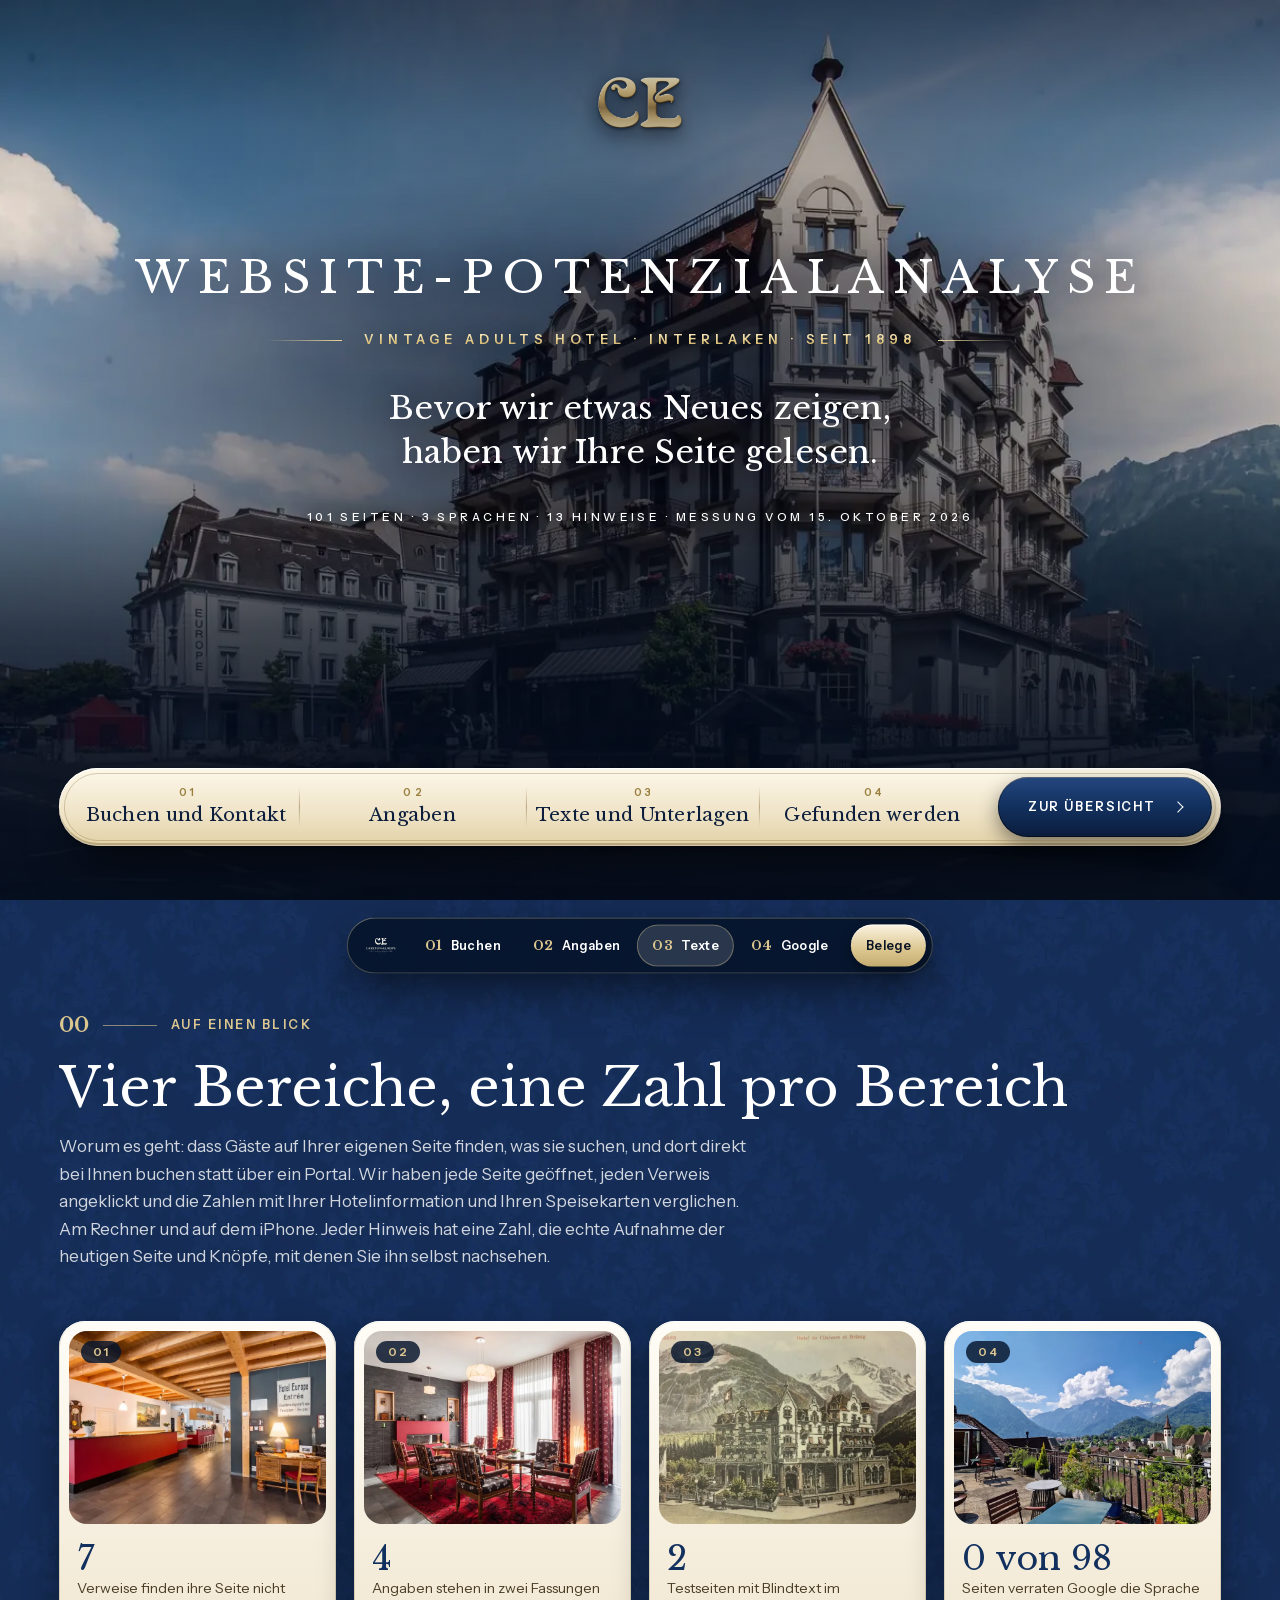
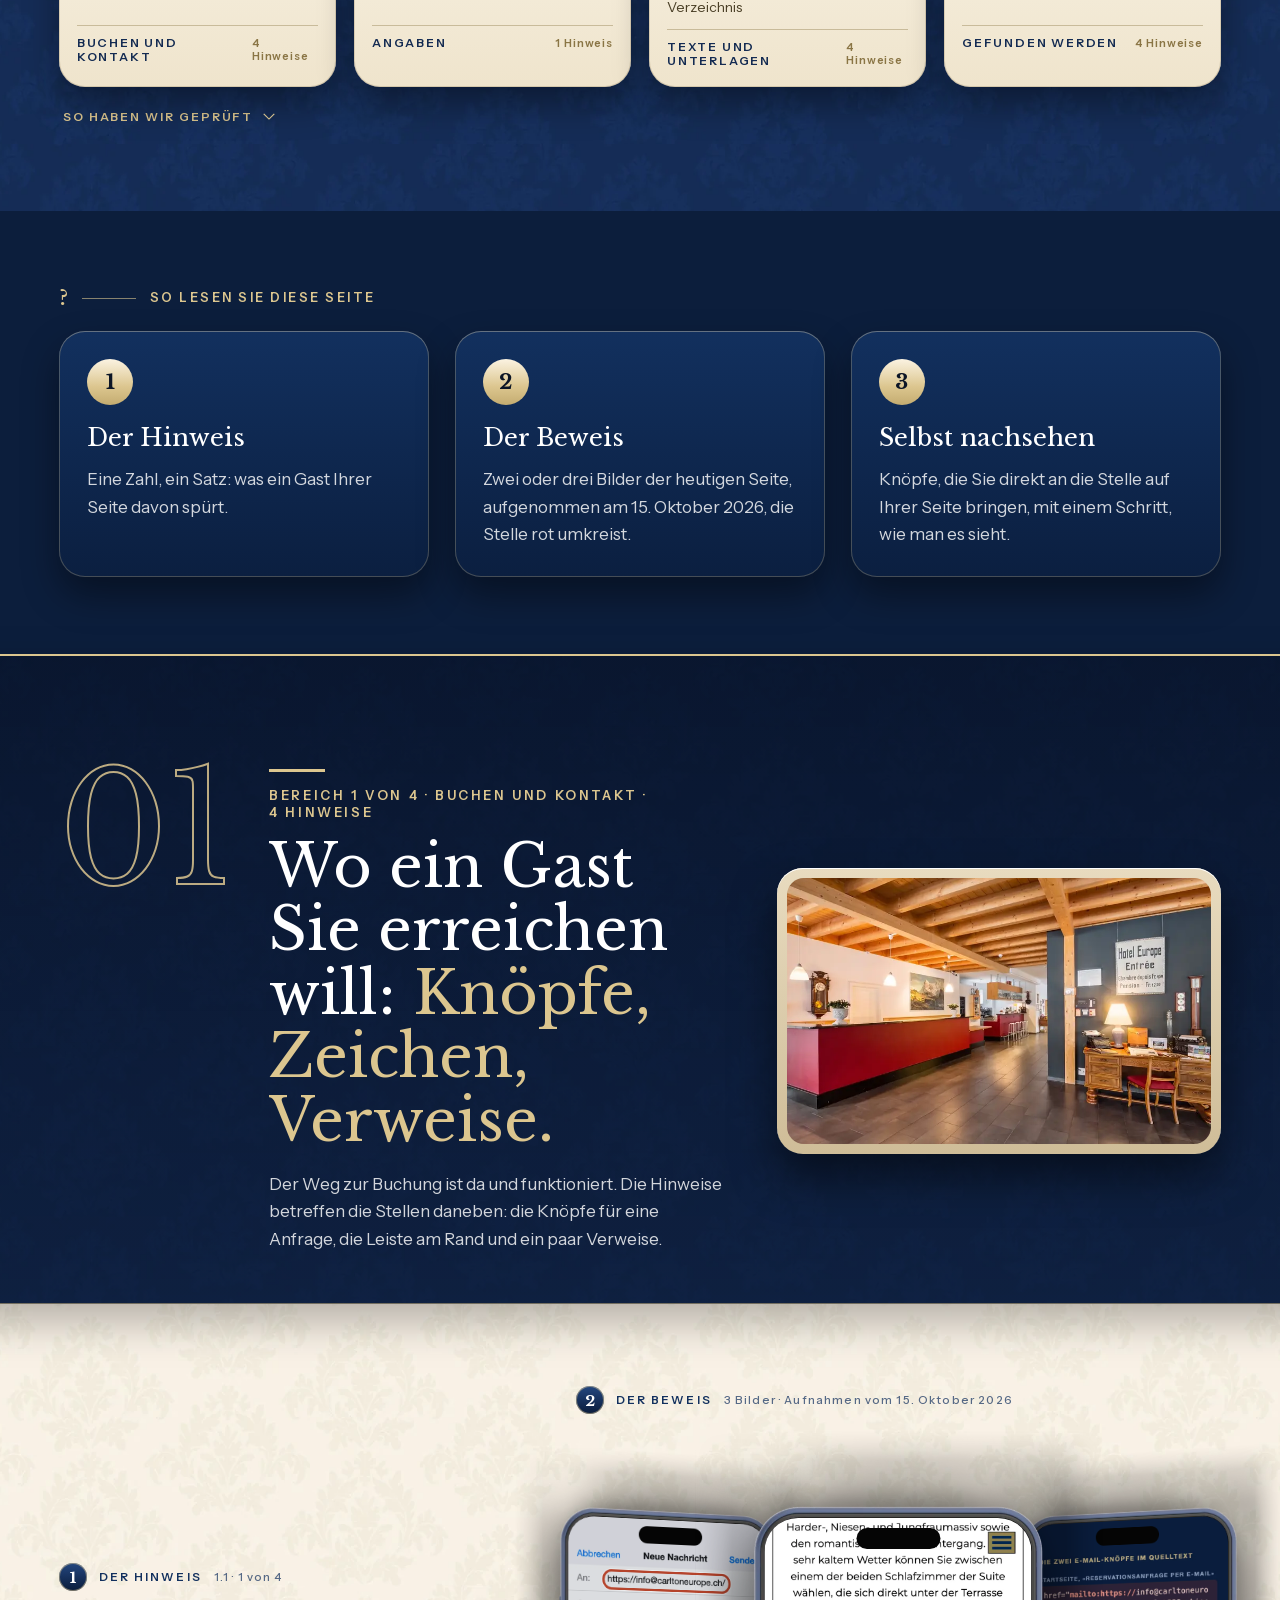
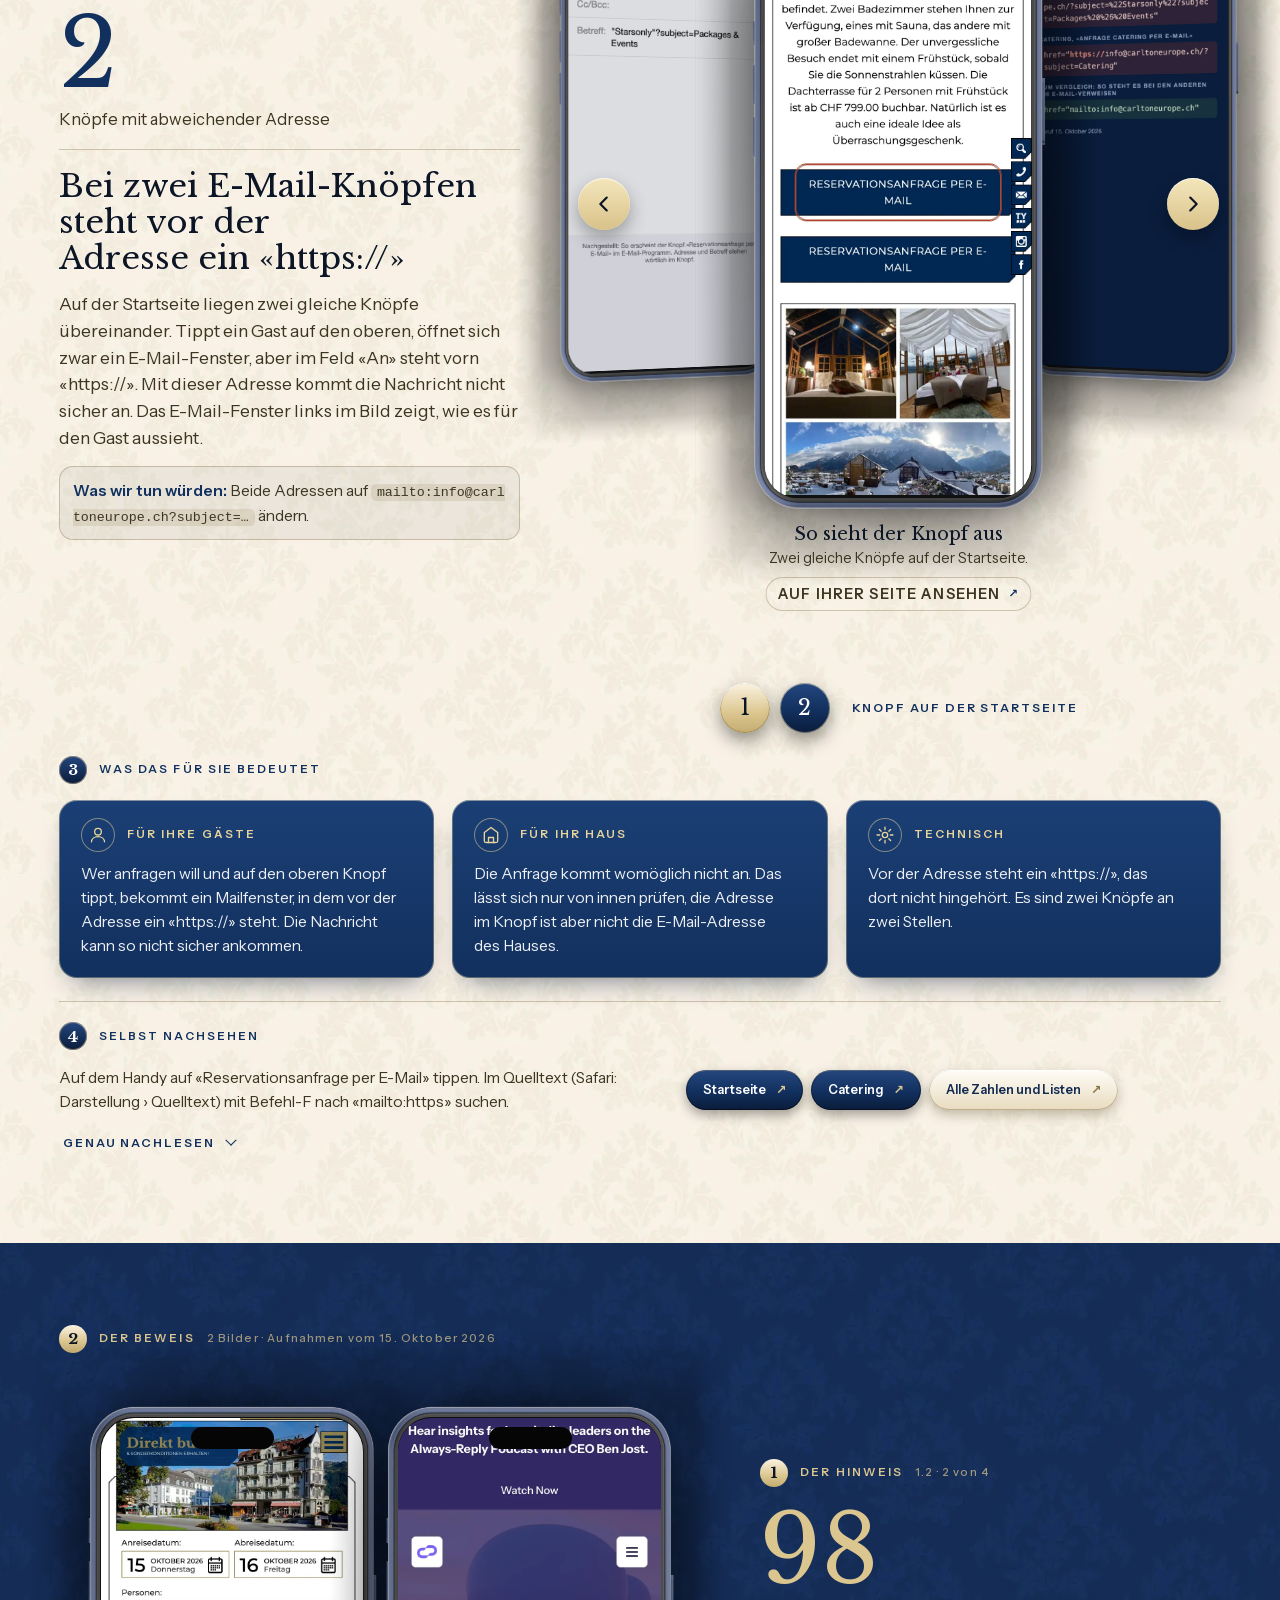
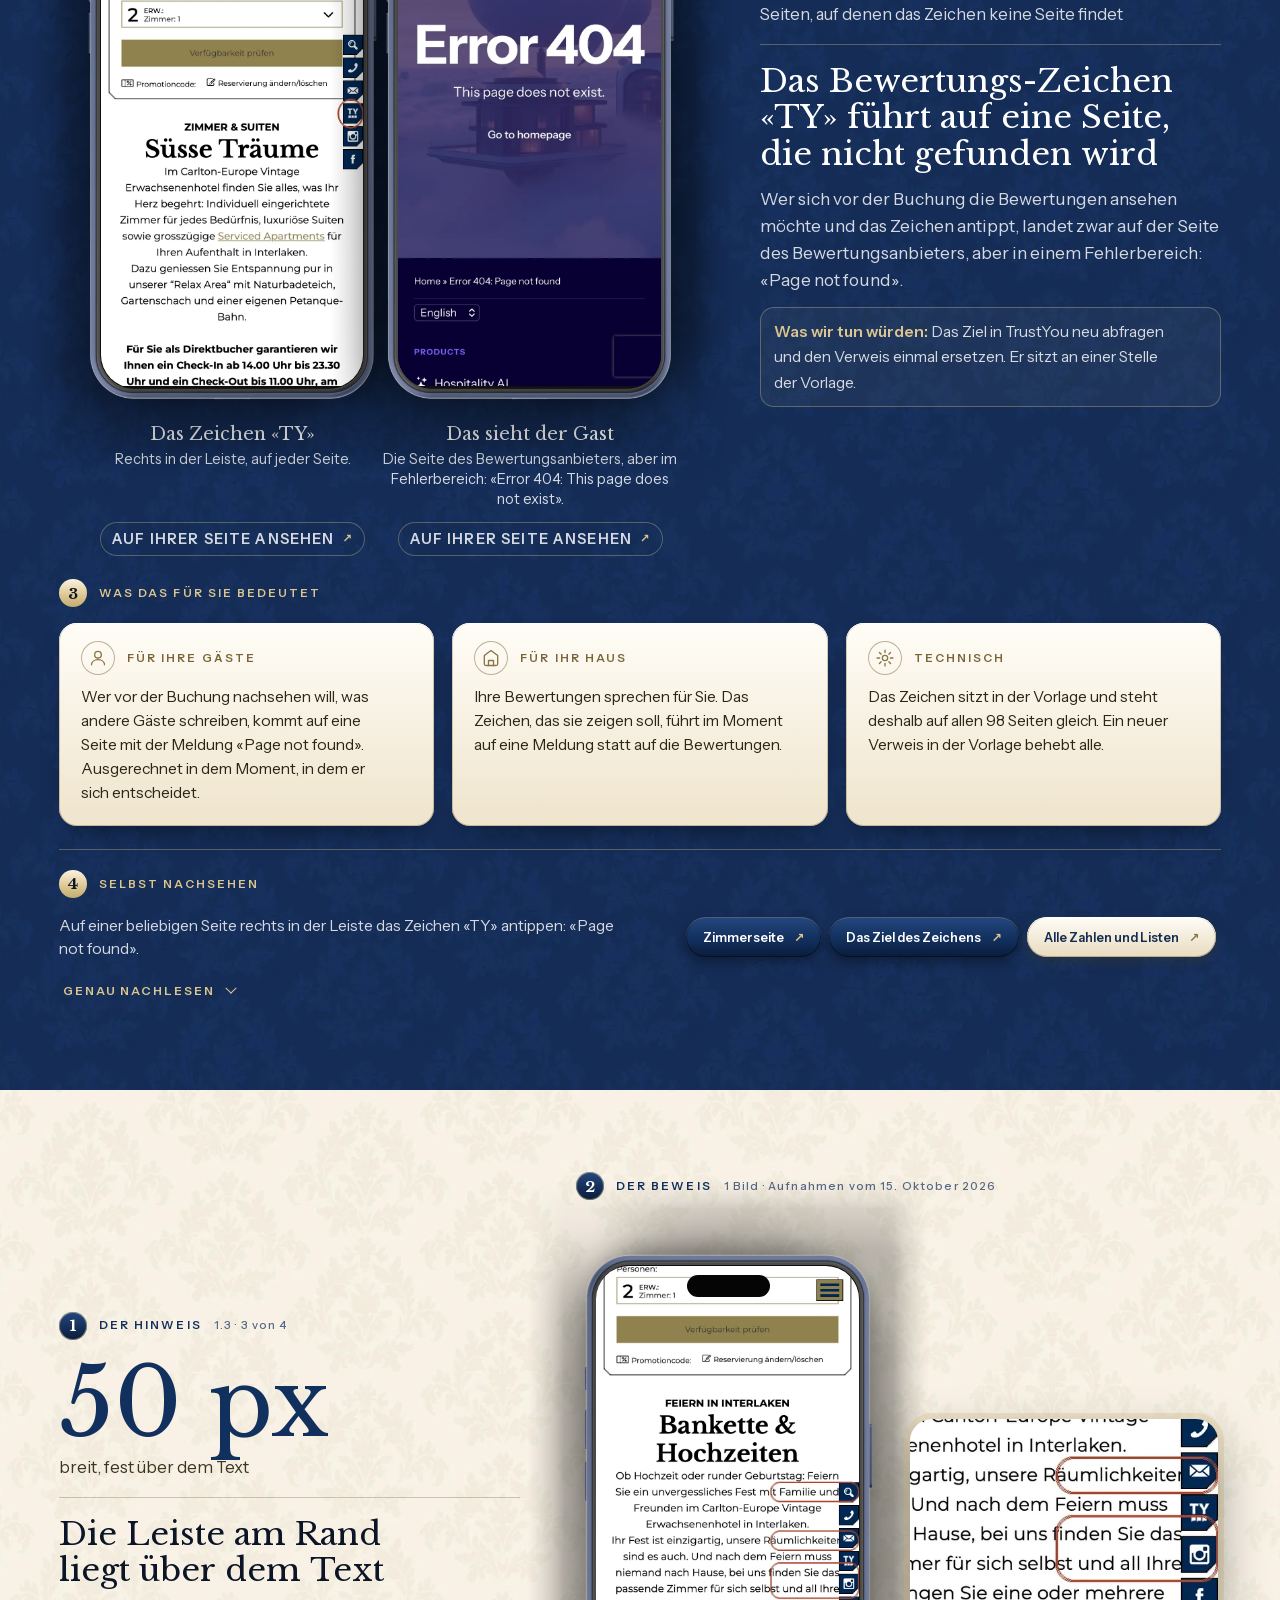
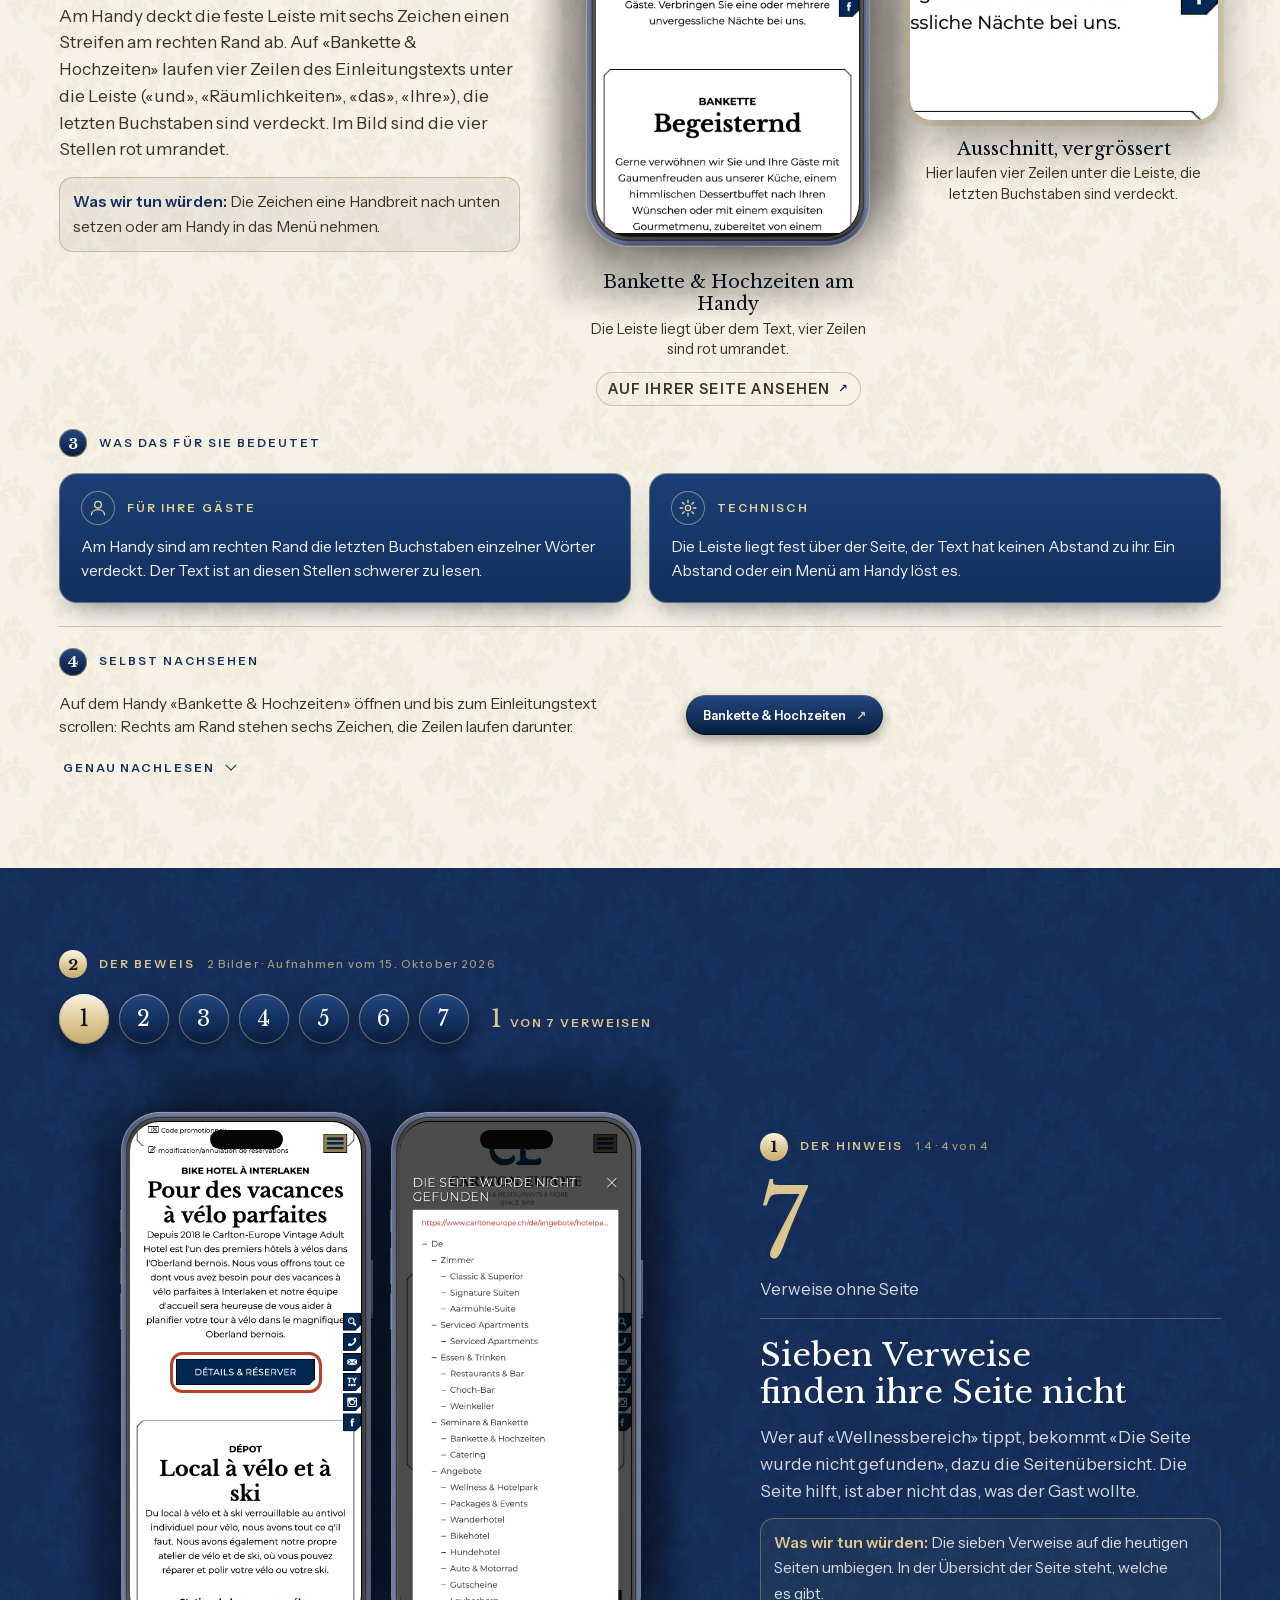
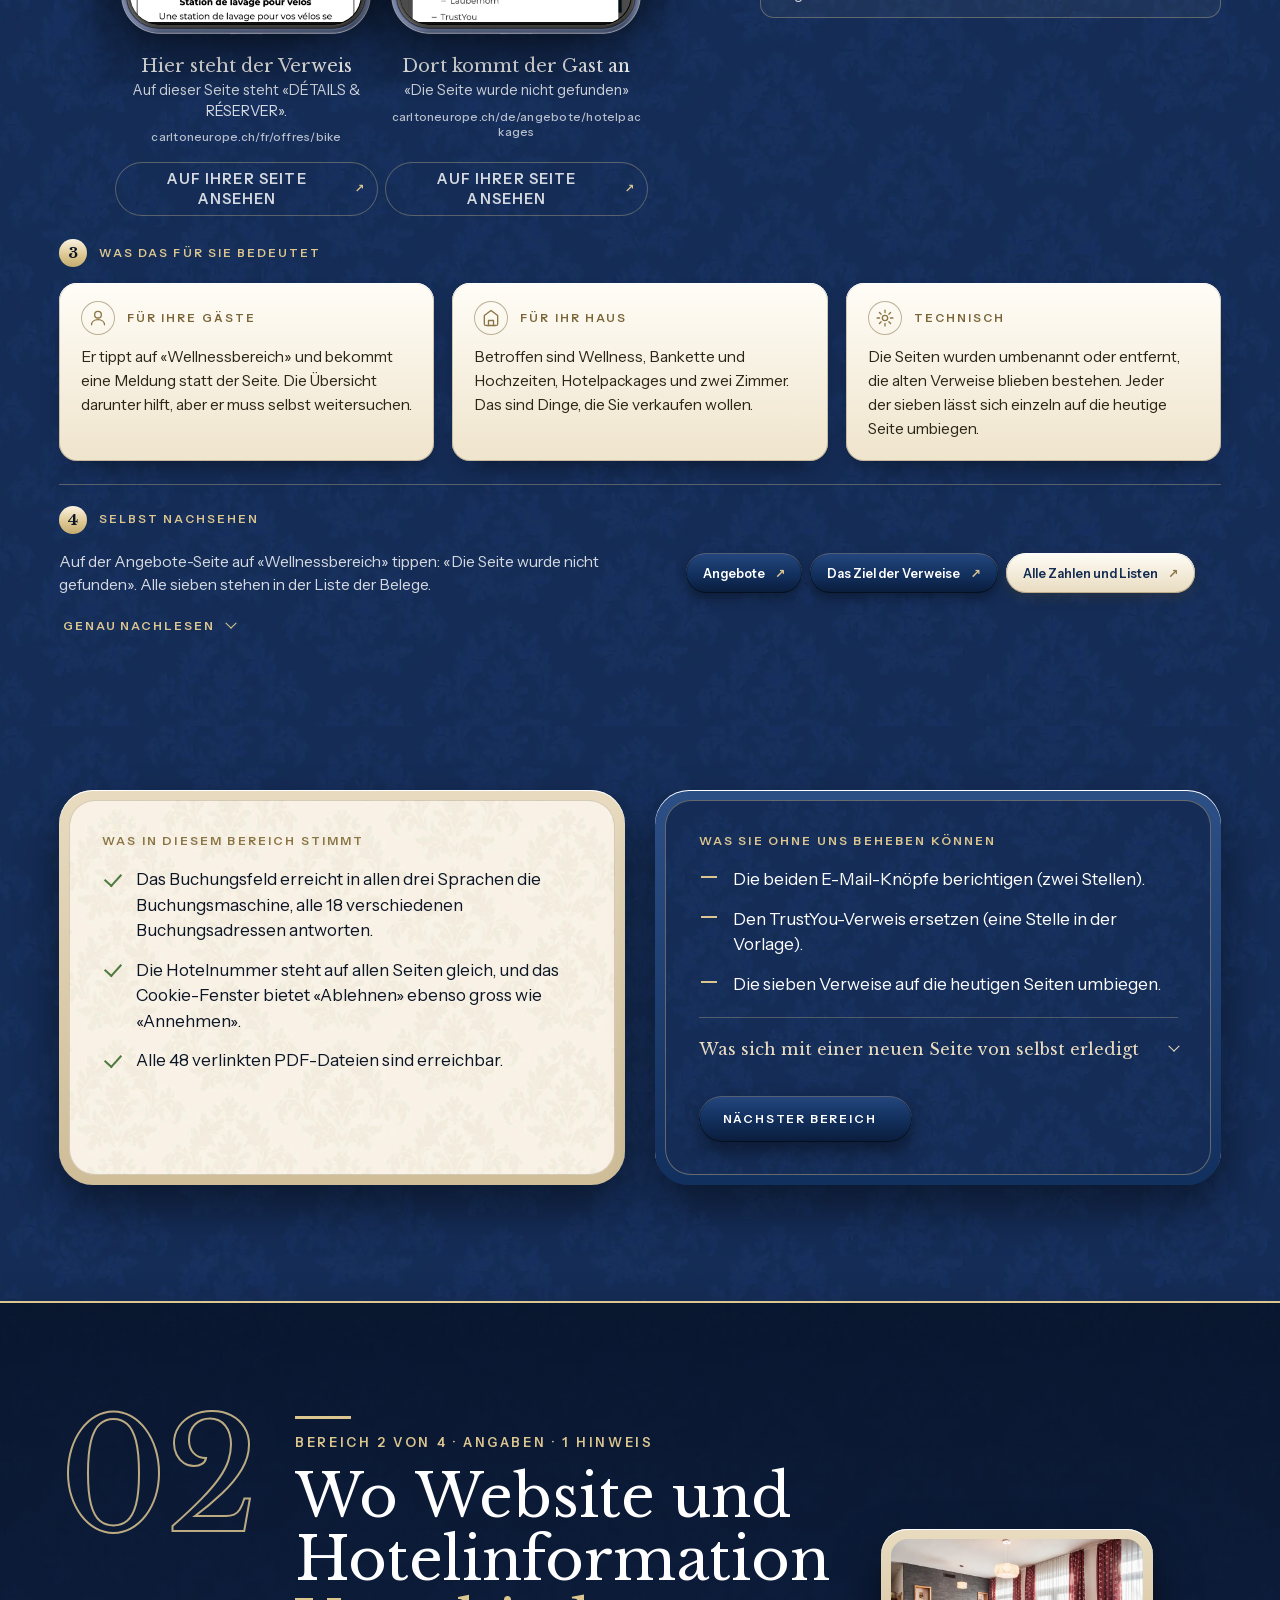
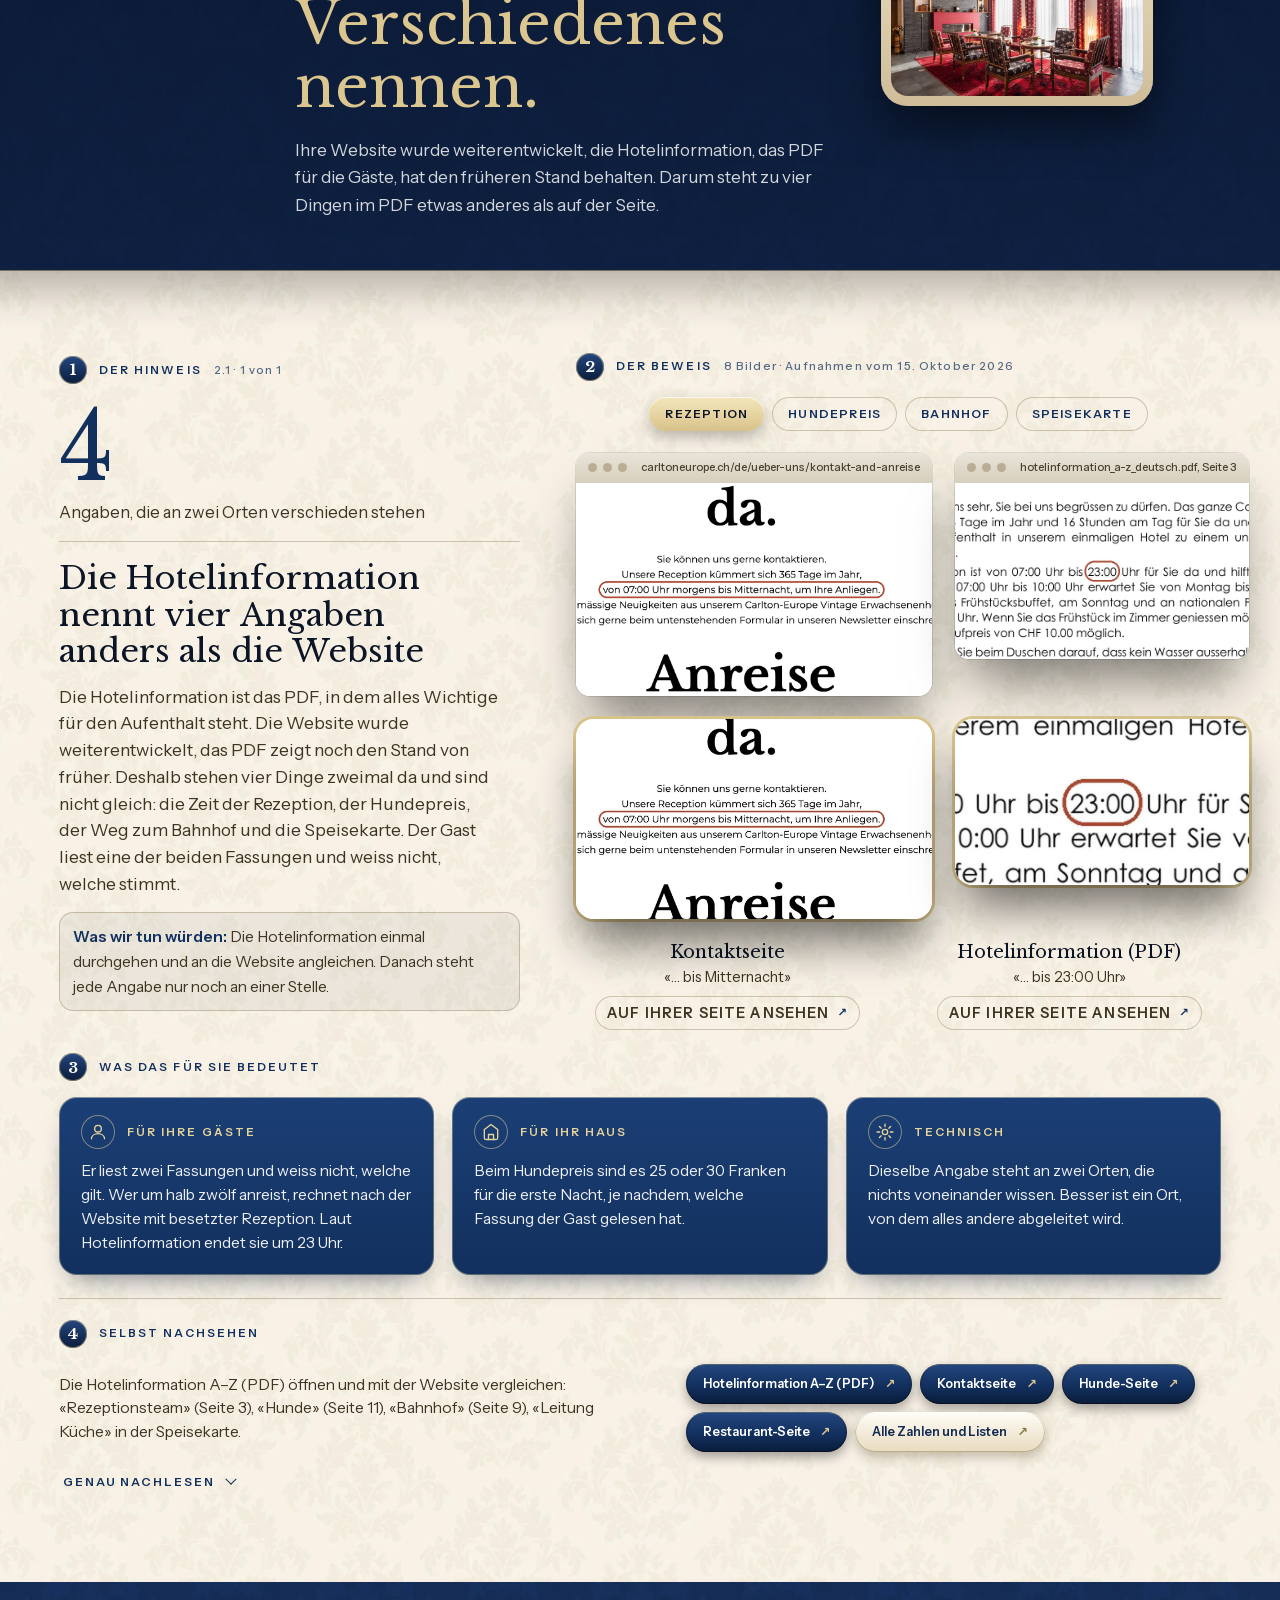
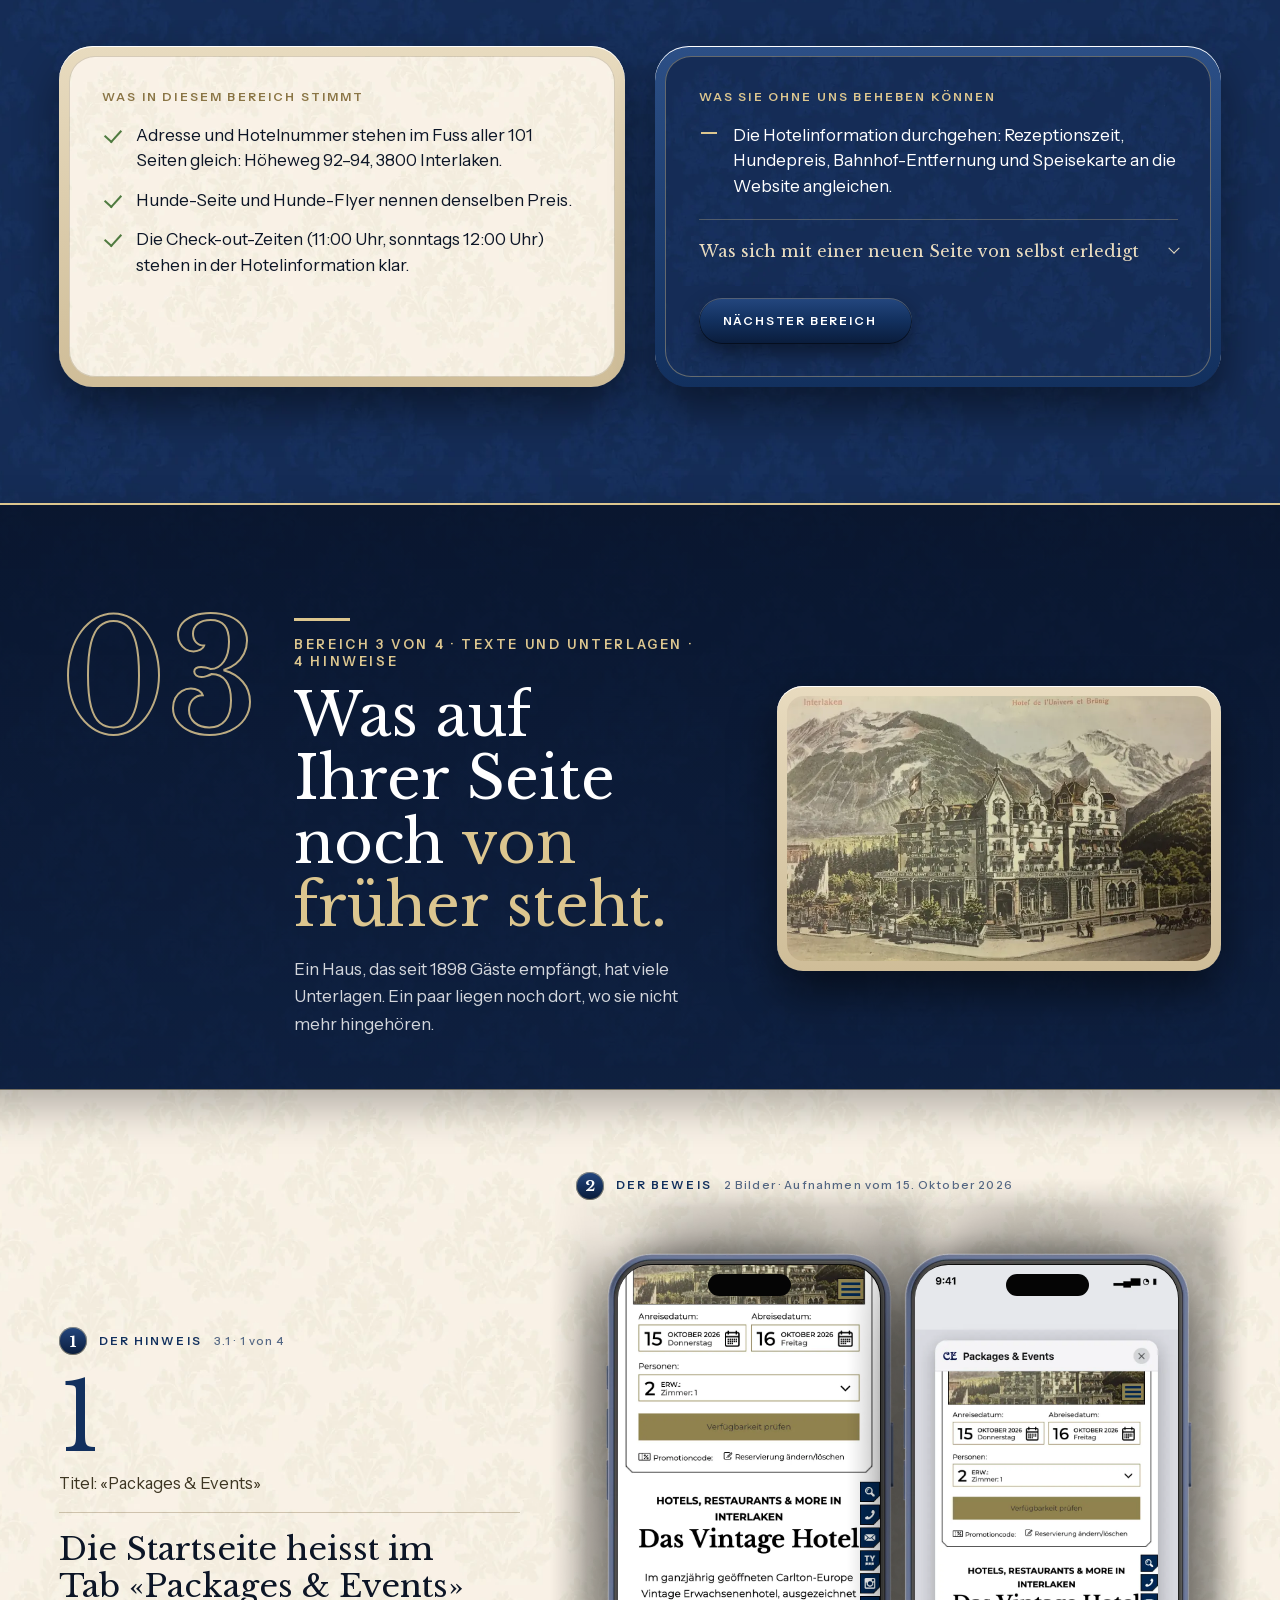
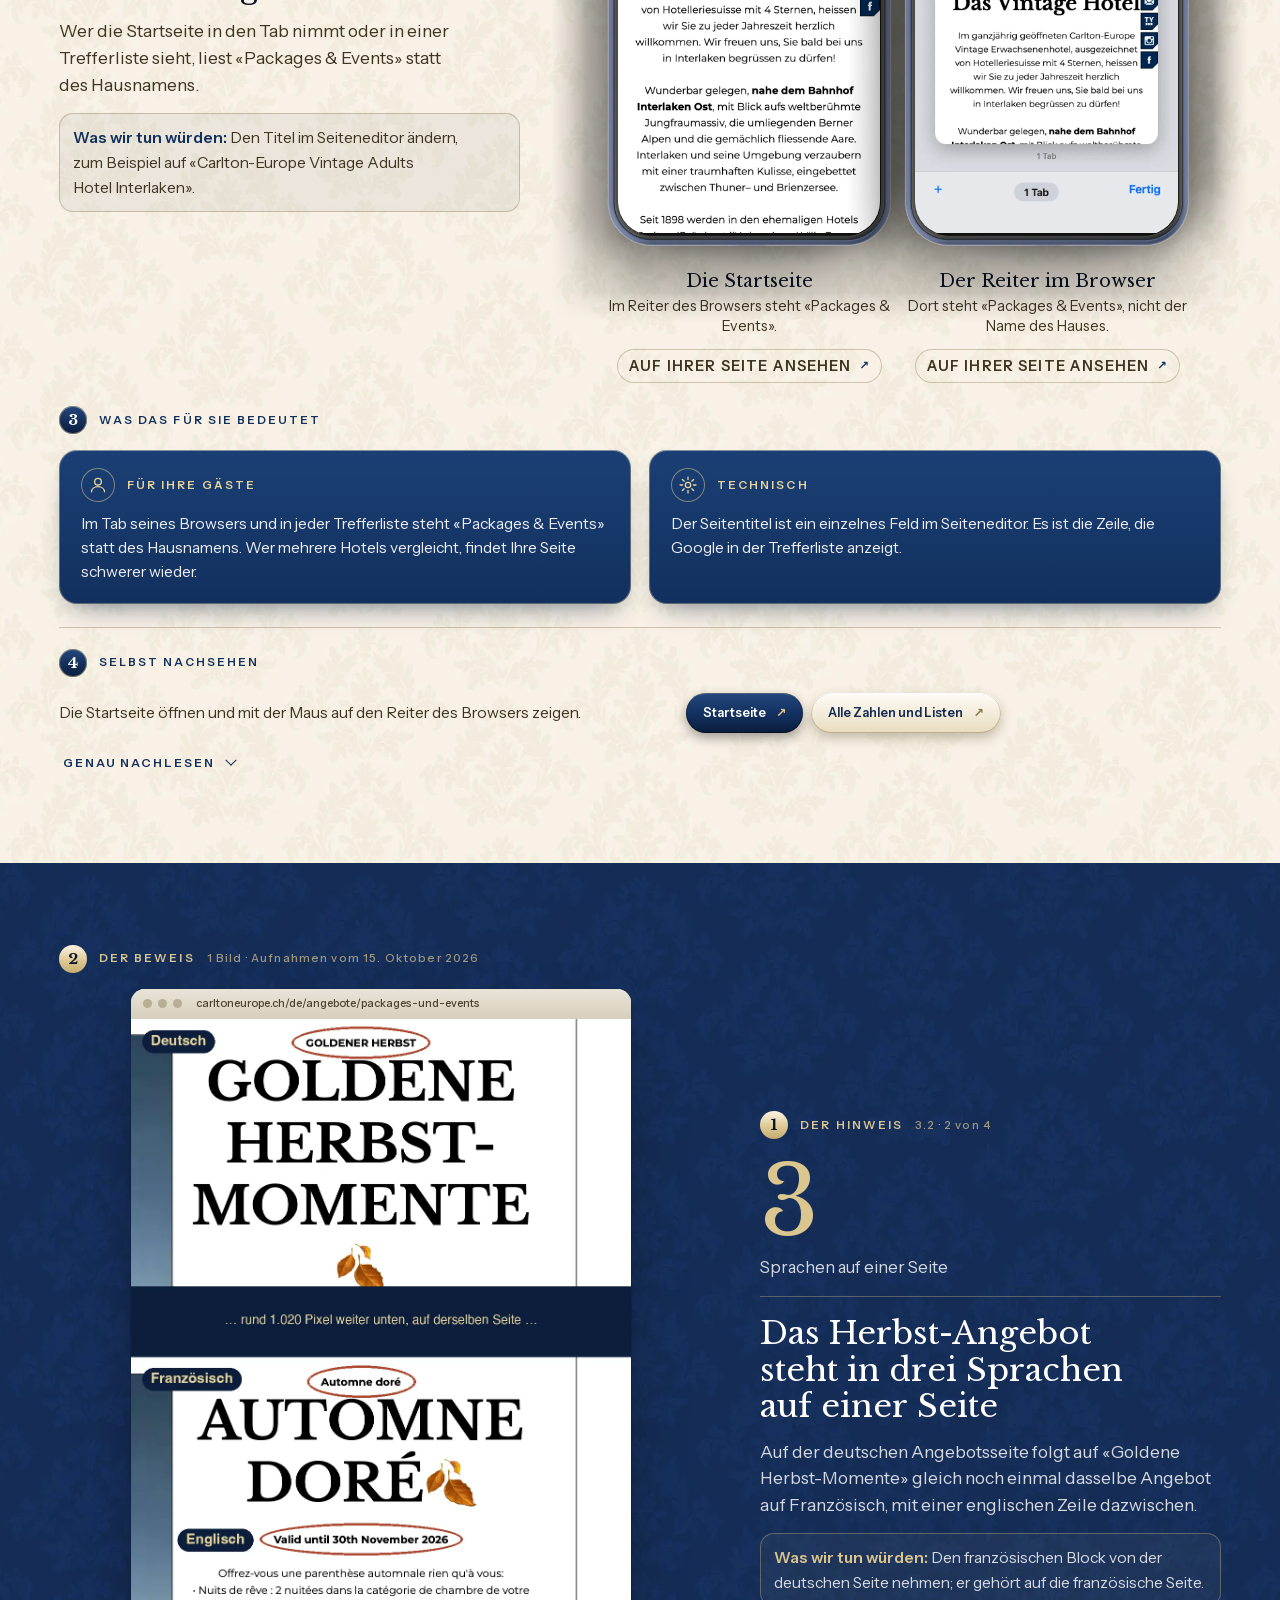
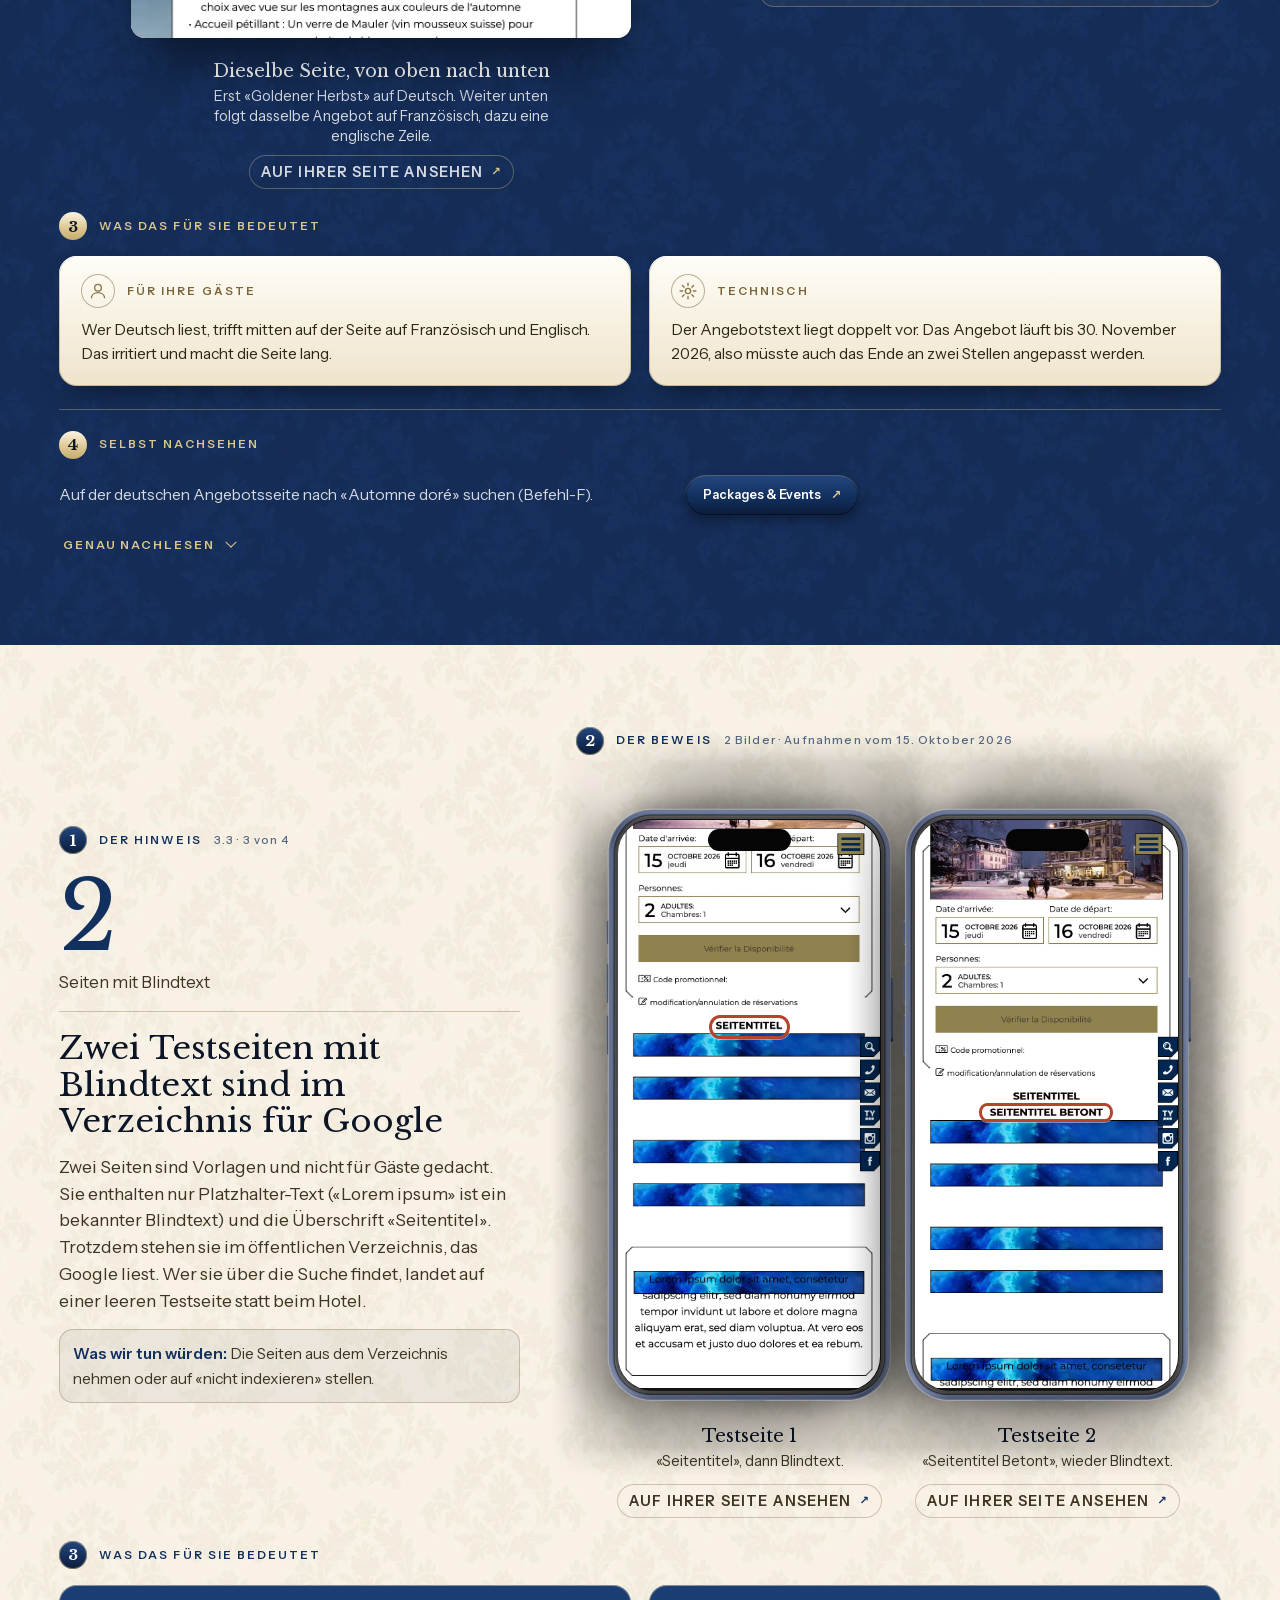
<file: index.html>
<!doctype html>
<html lang="de">
<head><script data-wurzel>/* Wurzel-Weiche: Seite laeuft an der Wurzel einer Adresse oder in einem Unterordner (github.io/<repo>/) */(function(){var D=0,p=location.pathname.split('/');p.splice(p.length-1-D,D+1);var W=p.join('/')+'/';window.__W=W;if(W==='/')return;var O=location.origin;
function f(u){if(typeof u!=='string')return u;if(u.indexOf(O+'/')===0)return O+f(u.slice(O.length));if(u.charAt(0)!=='/'||u.charAt(1)==='/'||u.indexOf(W)===0||u+'/'===W)return u;return W+u.slice(1)}
function s(v){return typeof v!=='string'?v:v.replace(/(^|,)(\s*)(\S+)/g,function(m,a,b,u){return a+b+f(u)})}
function c(v){return typeof v!=='string'?v:v.replace(/url\(\s*(['"]?)([^'")]+)/g,function(m,q,u){return 'url('+q+f(u)})}
function h(v){return typeof v!=='string'?v:c(v.replace(/(\s(?:src|href|poster|action|data-src|data-href)\s*=\s*)(["'])([^"']*)\2/gi,function(m,a,q,u){return a+q+f(u)+q}).replace(/(\s(?:srcset|imagesrcset|data-srcset)\s*=\s*)(["'])([^"']*)\2/gi,function(m,a,q,u){return a+q+s(u)+q}))}
function d(K,k,g){K=window[K];if(!K)return;var x=Object.getOwnPropertyDescriptor(K.prototype,k);if(!x||!x.set)return;Object.defineProperty(K.prototype,k,{configurable:true,enumerable:x.enumerable,get:x.get,set:function(v){x.set.call(this,g(v))}})}
[['HTMLImageElement','src'],['HTMLScriptElement','src'],['HTMLLinkElement','href'],['HTMLIFrameElement','src'],['HTMLSourceElement','src'],['HTMLMediaElement','src'],['HTMLVideoElement','poster'],['HTMLAnchorElement','href'],['HTMLAreaElement','href'],['HTMLFormElement','action'],['HTMLEmbedElement','src'],['HTMLObjectElement','data']].forEach(function(z){d(z[0],z[1],f)});
[['HTMLImageElement','srcset'],['HTMLSourceElement','srcset'],['HTMLLinkElement','imageSrcset']].forEach(function(z){d(z[0],z[1],s)});
d('Element','innerHTML',h);d('Element','outerHTML',h);var iah=Element.prototype.insertAdjacentHTML;Element.prototype.insertAdjacentHTML=function(w,v){return iah.call(this,w,h(v))};
var sa=Element.prototype.setAttribute;Element.prototype.setAttribute=function(n,v){var l=String(n).toLowerCase();if(/^(src|href|poster|action|data|data-src|data-href)$/.test(l))v=f(v);else if(/srcset$/.test(l))v=s(v);else if(l==='style')v=c(v);return sa.call(this,n,v)};
var st=CSSStyleDeclaration.prototype,sp=st.setProperty;st.setProperty=function(n,v,q){return sp.call(this,n,c(v),q)};['background','backgroundImage','cssText','maskImage','webkitMaskImage','listStyleImage','borderImageSource','content'].forEach(function(k){var x=Object.getOwnPropertyDescriptor(st,k);if(x&&x.set)Object.defineProperty(st,k,{configurable:true,enumerable:x.enumerable,get:x.get,set:function(v){x.set.call(this,c(v))}})});
var F=window.fetch;if(F)window.fetch=function(i,o){if(typeof i==='string')i=f(i);else if(i instanceof URL)i=f(i.href);return F.call(this,i,o)};
var XO=XMLHttpRequest.prototype.open;XMLHttpRequest.prototype.open=function(){var a=[].slice.call(arguments);a[1]=f(a[1] instanceof URL?a[1].href:a[1]);return XO.apply(this,a)};
if(navigator.sendBeacon){var B=navigator.sendBeacon;navigator.sendBeacon=function(u,x){return B.call(navigator,f(u),x)}}
var wo=window.open;window.open=function(u){var a=[].slice.call(arguments);a[0]=f(u);return wo.apply(window,a)};
var dw=document.write,dl=document.writeln;document.write=function(){return dw.apply(document,[].map.call(arguments,h))};document.writeln=function(){return dl.apply(document,[].map.call(arguments,h))};
['pushState','replaceState'].forEach(function(k){var o=history[k];history[k]=function(a,b,u){return o.call(history,a,b,u==null?u:f(String(u)))}});
function e(el){if(!el||el.nodeType!==1)return;['src','href','poster','action'].forEach(function(a){var v=el.getAttribute(a);if(v&&v.charAt(0)==='/'){var z=f(v);if(z!==v)sa.call(el,a,z)}});var t=el.getAttribute('srcset');if(t&&/(^|,)\s*\/[^\/]/.test(t)){var z=s(t);if(z!==t)sa.call(el,'srcset',z)}t=el.getAttribute('style');if(t&&/url\(\s*['"]?\/[^\/]/.test(t)){z=c(t);if(z!==t)sa.call(el,'style',z)}}
new MutationObserver(function(ms){ms.forEach(function(m){if(m.type==='attributes')e(m.target);else m.addedNodes.forEach(function(n){if(n.nodeType!==1)return;e(n);var l=n.querySelectorAll('[src],[href],[srcset],[poster],[action],[style]');for(var i=0;i<l.length;i++)e(l[i])})})}).observe(document.documentElement,{childList:true,subtree:true,attributes:true,attributeFilter:['src','href','srcset','poster','action','style']})})();</script>
<meta charset="utf-8">
<meta name="viewport" content="width=device-width, initial-scale=1">
<title>Carlton-Europe · Website-Potenzialanalyse · Tasty Studios</title>
<meta name="description" content="Potenzialanalyse der heutigen Website des Carlton-Europe in Interlaken: 101 Seiten gelesen, 13 Hinweise, jede Zahl belegt. Tasty Studios, 15. Oktober 2026.">
<meta name="robots" content="noindex, nofollow">
<meta property="og:title" content="Carlton-Europe · Website-Potenzialanalyse">
<meta property="og:description" content="Bevor wir etwas Neues zeigen, haben wir Ihre Seite gelesen. 13 Hinweise, jede Zahl belegt.">
<meta property="og:image" content="https://tastyrob123.github.io/carlton-potenzialanalyse/assets/bilder/og.jpg">
<meta property="og:image:width" content="1200"><meta property="og:image:height" content="630">
<meta name="twitter:card" content="summary_large_image">
<link rel="icon" href="assets/zeichen.svg" type="image/svg+xml">
<link rel="preload" href="assets/fonts/libre-baskerville-400.woff2" as="font" type="font/woff2" crossorigin>
<link rel="preload" href="assets/fonts/InstrumentSans-normal-400_600.woff2" as="font" type="font/woff2" crossorigin>
<link rel="preload" as="image" href="assets/bilder/hero-1280.webp" imagesrcset="assets/bilder/hero-640.webp 640w, assets/bilder/hero-1280.webp 1280w, assets/bilder/hero-1920.webp 1920w, assets/bilder/hero-2528.webp 2528w" imagesizes="100vw" fetchpriority="high">
<link rel="stylesheet" href="assets/seite.css?v=e24d9529">
<script src="besuch.js?v=3c4c57a56e" defer></script><script src="verweil.js?v=5881fd455d" defer></script></head>
<body>
<header class="leiste">
 <a class="leiste__name" href="#oben"><img src="assets/zeichen.svg" alt="" width="40" height="28"><span>Carlton-Europe</span></a>
 <span class="leiste__was">Website-Potenzialanalyse</span>
 <details class="leiste__menu"><summary>Bereiche<b aria-hidden="true"></b></summary><nav><a href="#k1"><span>01</span>Buchen und Kontakt</a><a href="#k2"><span>02</span>Angaben</a><a href="#k3"><span>03</span>Texte und Unterlagen</a><a href="#k4"><span>04</span>Gefunden werden</a><a href="#belege"><span>+</span>Belege</a><a href="#gut"><span>+</span>Was gut ist</a></nav></details>
</header>
<div class="fortschritt" aria-hidden="true"></div>
<nav class="dock" aria-label="Bereiche"><a class="dock__z" href="#oben" aria-label="Zum Anfang"><img src="assets/zeichen.svg" alt="" width="40" height="28"></a><a href="#k1" data-k="k1"><span>01</span>Buchen</a><a href="#k2" data-k="k2"><span>02</span>Angaben</a><a href="#k3" data-k="k3"><span>03</span>Texte</a><a href="#k4" data-k="k4"><span>04</span>Google</a><a class="dock__belege" href="#belege">Belege</a></nav>


<section class="hero" id="oben">
 <img class="hero__bild" src="assets/bilder/hero-640.webp" srcset="assets/bilder/hero-640.webp 640w, assets/bilder/hero-1280.webp 1280w, assets/bilder/hero-1920.webp 1920w, assets/bilder/hero-2528.webp 2528w" sizes="100vw" width="2528" height="1685" alt="Das Carlton-Europe am Höheweg in Interlaken: das Haus mit Turm an der Ecke, links dahinter das Europe, rechts die Berge" loading="eager" decoding="async" fetchpriority="high" style="background-image:url(assets/bilder/hero-v.webp)">
 <div class="hero__licht"></div>
 <img class="hero__ce a" style="--i:0" src="assets/bilder/ce-gold-schatten-800.webp?v=fb2252" srcset="assets/bilder/ce-gold-schatten-520.webp?v=127417 520w, assets/bilder/ce-gold-schatten-800.webp?v=fb2252 800w" sizes="150px" width="800" height="625" alt="">
 <div class="hero__mitte">
  <p class="hero__name a" style="--i:1">Website-Potenzialanalyse</p>
  <p class="hero__ort a" style="--i:2"><i></i><span>Vintage Adults Hotel · Interlaken · seit 1898</span><i></i></p>
  <h1 class="a" style="--i:3">Bevor wir etwas Neues zeigen,<br> haben wir Ihre Seite gelesen.</h1>
  <p class="hero__fakt a" style="--i:4">101 Seiten · 3 Sprachen · 13 Hinweise · Messung vom 15. Oktober 2026</p>
 </div>
 <div class="hero__platte a" style="--i:5"><nav aria-label="Bereiche"><a href="#k1"><em>01</em><span>Buchen und Kontakt</span></a><a href="#k2"><em>02</em><span>Angaben</span></a><a href="#k3"><em>03</em><span>Texte und Unterlagen</span></a><a href="#k4"><em>04</em><span>Gefunden werden</span></a></nav><a class="knopf" href="#bereiche"><span>Zur Übersicht</span><b aria-hidden="true"></b></a></div>
</section>

<section class="bereiche tapete" id="bereiche">
 <div class="bereiche__kopf"><p class="kz" data-r="zug"><span>00</span><i></i>Auf einen Blick</p><h2 data-zeilen>Vier Bereiche, eine Zahl pro Bereich</h2>
  <p class="scope" data-r="zug">Worum es geht: dass Gäste auf Ihrer eigenen Seite finden, was sie suchen, und dort direkt bei Ihnen buchen statt über ein Portal. Wir haben jede Seite geöffnet, jeden Verweis angeklickt und die Zahlen mit Ihrer Hotelinformation und Ihren Speisekarten verglichen. Am Rechner und auf dem iPhone. Jeder Hinweis hat eine Zahl, die echte Aufnahme der heutigen Seite und Knöpfe, mit denen Sie ihn selbst nachsehen.</p></div>
 <div class="karten"><a class="karte" href="#k1" data-r="zug"><span class="karte__bild"><img class="" src="assets/bilder/empfang-800.webp" srcset="assets/bilder/empfang-800.webp 800w, assets/bilder/empfang-1400.webp 1400w, assets/bilder/empfang-2000.webp 2000w" sizes="(max-width: 900px) 46vw, 18vw" width="2000" height="1334" alt="" loading="lazy" decoding="async" style="background-image:url(assets/bilder/empfang-v.webp)"></span><span class="karte__nr">01</span><span class="karte__z">7</span><span class="karte__zz">Verweise finden ihre Seite nicht</span><span class="karte__name">Buchen und Kontakt<small>4 Hinweise</small></span></a><a class="karte" href="#k2" data-r="zug"><span class="karte__bild"><img class="" src="assets/bilder/halle-800.webp" srcset="assets/bilder/halle-800.webp 800w, assets/bilder/halle-1400.webp 1400w, assets/bilder/halle-2000.webp 2000w" sizes="(max-width: 900px) 46vw, 18vw" width="2000" height="1334" alt="" loading="lazy" decoding="async" style="background-image:url(assets/bilder/halle-v.webp)"></span><span class="karte__nr">02</span><span class="karte__z">4</span><span class="karte__zz">Angaben stehen in zwei Fassungen</span><span class="karte__name">Angaben<small>1 Hinweis</small></span></a><a class="karte" href="#k3" data-r="zug"><span class="karte__bild"><img class="" src="assets/bilder/postkarte-800.webp" srcset="assets/bilder/postkarte-800.webp 800w, assets/bilder/postkarte-1400.webp 1400w, assets/bilder/postkarte-2000.webp 2000w" sizes="(max-width: 900px) 46vw, 18vw" width="2000" height="1278" alt="" loading="lazy" decoding="async" style="background-image:url(assets/bilder/postkarte-v.webp)"></span><span class="karte__nr">03</span><span class="karte__z">2</span><span class="karte__zz">Testseiten mit Blindtext im Verzeichnis</span><span class="karte__name">Texte und Unterlagen<small>4 Hinweise</small></span></a><a class="karte" href="#k4" data-r="zug"><span class="karte__bild"><img class="" src="assets/bilder/blick-800.webp" srcset="assets/bilder/blick-800.webp 800w, assets/bilder/blick-1400.webp 1400w, assets/bilder/blick-2000.webp 2000w" sizes="(max-width: 900px) 46vw, 18vw" width="2000" height="1500" alt="" loading="lazy" decoding="async" style="background-image:url(assets/bilder/blick-v.webp)"></span><span class="karte__nr">04</span><span class="karte__z">0 von 98</span><span class="karte__zz">Seiten verraten Google die Sprache</span><span class="karte__name">Gefunden werden<small>4 Hinweise</small></span></a></div>
 <details class="mehr mehr--hell bereiche__fold"><summary><span>So haben wir geprüft</span><b aria-hidden="true"></b></summary><div class="mehr__in"><p>Gelesen wurden die 101 Adressen aus der Sitemap des Hauses (carltoneurope.ch/sitemap.xml) am 15. Oktober 2026, mit Chrome am Rechner (1440 × 900) in normaler Browser-Kennung, ohne Anmeldung. Danach wurde jeder Verweis dieser Seiten einzeln geöffnet (432 verschiedene Web-Adressen, 430 davon geöffnet; Facebook und Instagram ausgenommen).</p><p>Die Aufnahmen in den Handys sind echte Bildschirme der heutigen Seite im Safari-Kern (WebKit). Die dunklen Quelltext-Bildschirme zeigen wörtlich, was der Abruf geliefert hat.</p></div></details>
</section>

<section class="lese" aria-label="So lesen Sie diese Seite">
 <div class="lese__in"><p class="kz" data-r="zug"><span>?</span><i></i>So lesen Sie diese Seite</p>
  <ol class="lese__reihe">
   <li data-r="zug" style="--i:0"><b>1</b><h3>Der Hinweis</h3><p>Eine Zahl, ein Satz: was ein Gast Ihrer Seite davon spürt.</p></li>
   <li data-r="zug" style="--i:1"><b>2</b><h3>Der Beweis</h3><p>Zwei oder drei Bilder der heutigen Seite, aufgenommen am 15. Oktober 2026, die Stelle rot umkreist.</p></li>
   <li data-r="zug" style="--i:2"><b>3</b><h3>Selbst nachsehen</h3><p>Knöpfe, die Sie direkt an die Stelle auf Ihrer Seite bringen, mit einem Schritt, wie man es sieht.</p></li>
  </ol></div>
</section>

<section class="kap" id="k1">
 <header class="kopf">
  <div class="kopf__in"><p class="kopf__nr" aria-hidden="true" data-r="zug">01</p><div><p class="kopf__wort" data-r="zug">Bereich 1 von 4 · Buchen und Kontakt · 4 Hinweise</p><h2 data-zeilen><span>Wo ein Gast Sie erreichen will:</span> <span class="gold">Knöpfe, Zeichen, Verweise.</span></h2><p class="kopf__kurz" data-r="zug">Der Weg zur Buchung ist da und funktioniert. Die Hinweise betreffen die Stellen daneben: die Knöpfe für eine Anfrage, die Leiste am Rand und ein paar Verweise.</p></div></div>
  <figure class="kopf__bild" data-r="zug"><div class="rahmen2"><div class="rahmen2__k"><img class="" src="assets/bilder/empfang-800.webp" srcset="assets/bilder/empfang-800.webp 800w, assets/bilder/empfang-1400.webp 1400w, assets/bilder/empfang-2000.webp 2000w" sizes="(max-width: 900px) 90vw, 34vw" width="2000" height="1334" alt="Die Rezeption des Carlton-Europe mit rotem Tresen und Holzdecke" loading="lazy" decoding="async" style="background-image:url(assets/bilder/empfang-v.webp)"></div></div></figure>
 </header>
 <section class="szene szene--hell" id="b1-1" aria-label="Bei zwei E-Mail-Knöpfen steht vor der Adresse ein «https://»">
 <div class="szene__in">
  <div class="szene__text">
   <p class="schritt" data-r="zug"><span>1</span>Der Hinweis <em>1.1 · 1 von 4</em></p>
   <p class="szene__zahl" data-zahl data-r="zug">2</p><p class="szene__zeile" data-r="zug">Knöpfe mit abweichender Adresse</p>
   <h3 data-zeilen>Bei zwei E-Mail-Knöpfen steht vor der Adresse ein «https://»</h3>
   <p class="szene__klar" data-r="zug">Auf der Startseite liegen zwei gleiche Knöpfe übereinander. Tippt ein Gast auf den oberen, öffnet sich zwar ein E-Mail-Fenster, aber im Feld «An» steht vorn «https://». Mit dieser Adresse kommt die Nachricht nicht sicher an. Das E-Mail-Fenster links im Bild zeigt, wie es für den Gast aussieht.</p>
   <p class="szene__tun" data-r="zug"><b>Was wir tun würden:</b> Beide Adressen auf <code>mailto:info@carltoneurope.ch?subject=…</code> ändern.</p>
  </div>
  <div class="szene__beweis">
   <p class="schritt" data-r="zug"><span>2</span>Der Beweis <em>3 Bilder · Aufnahmen vom 15. Oktober 2026</em></p>
   <div class="vw vw--knoepfe" data-vw><div class="vw__buehne"><div class="vw__paar ist" data-i="0" role="tabpanel"><div class="beweise beweise--p beweise--n3 beweise--stapel" data-stapel role="group" aria-roledescription="Bildfolge" aria-label="Beweisbilder, mit den Pfeilen wechseln"><figure class="beweis beweis--p" style="--i:0"><div class="tel tel--b"><div class="tel__schirm"><img src="assets/schirme/mail-fenster.webp?v=e216ef" width="780" height="1688" alt="So sieht es der Gast: Im E-Mail-Fenster steht «https://» vor der Adresse. Nachgestellt, die Zeilen stammen wörtlich aus dem Knopf." loading="lazy" decoding="async"><span class="kreis kreis--genau" style="left:17.05%;top:11.67%;width:63.33%;height:3.97%;left:calc(17.05% - 1.5px);top:calc(11.67% - 1.5px);width:calc(63.33% + 3px);height:calc(3.97% + 3px);border-radius:6.8% / 50.0%"></span></div><span class="tel__insel"></span><img class="tel__rahmen" src="assets/bilder/rahmen-700.webp" srcset="assets/bilder/rahmen-700.webp 700w, assets/bilder/rahmen-1400.webp 1400w" sizes="(max-width: 900px) 70vw, 24vw" width="1400" height="2600" alt="" loading="lazy" decoding="async"></div><figcaption><strong>So sieht es der Gast</strong><span>Im E-Mail-Fenster steht «https://» vor der Adresse. Nachgestellt, die Zeilen stammen wörtlich aus dem Knopf.</span><a class="beweis__link" href="https://www.carltoneurope.ch/de" target="_blank" rel="noopener"><span>Auf Ihrer Seite ansehen</span><i aria-hidden="true">↗</i></a></figcaption></figure><figure class="beweis beweis--p" style="--i:1"><div class="tel tel--b"><div class="tel__schirm"><img src="assets/schirme/mail.webp?v=637d3e" width="780" height="1688" alt="So sieht der Knopf aus: Zwei gleiche Knöpfe auf der Startseite." loading="lazy" decoding="async"></div><span class="tel__insel"></span><img class="tel__rahmen" src="assets/bilder/rahmen-700.webp" srcset="assets/bilder/rahmen-700.webp 700w, assets/bilder/rahmen-1400.webp 1400w" sizes="(max-width: 900px) 70vw, 24vw" width="1400" height="2600" alt="" loading="lazy" decoding="async"></div><figcaption><strong>So sieht der Knopf aus</strong><span>Zwei gleiche Knöpfe auf der Startseite.</span><a class="beweis__link" href="https://www.carltoneurope.ch/de" target="_blank" rel="noopener"><span>Auf Ihrer Seite ansehen</span><i aria-hidden="true">↗</i></a></figcaption></figure><figure class="beweis beweis--p" style="--i:2"><div class="tel tel--b"><div class="tel__schirm"><img src="assets/schirme/code-mail.webp?v=e44eef" width="780" height="1688" alt="So steht er im Quelltext: Die Adresse beginnt mit «https://»." loading="lazy" decoding="async"></div><span class="tel__insel"></span><img class="tel__rahmen" src="assets/bilder/rahmen-700.webp" srcset="assets/bilder/rahmen-700.webp 700w, assets/bilder/rahmen-1400.webp 1400w" sizes="(max-width: 900px) 70vw, 24vw" width="1400" height="2600" alt="" loading="lazy" decoding="async"></div><figcaption><strong>So steht er im Quelltext</strong><span>Die Adresse beginnt mit «https://».</span><a class="beweis__link" href="https://www.carltoneurope.ch/de" target="_blank" rel="noopener"><span>Auf Ihrer Seite ansehen</span><i aria-hidden="true">↗</i></a></figcaption></figure><button type="button" class="stapel__pfeil stapel__pfeil--l" aria-label="Voriges Bild"><svg viewBox="0 0 24 24" aria-hidden="true"><path d="M15 5l-7 7 7 7"/></svg></button><button type="button" class="stapel__pfeil stapel__pfeil--r" aria-label="Nächstes Bild"><svg viewBox="0 0 24 24" aria-hidden="true"><path d="M9 5l7 7-7 7"/></svg></button></div></div><div class="vw__paar" data-i="1" role="tabpanel"><div class="beweise beweise--p beweise--n3 beweise--stapel" data-stapel data-start="0" role="group" aria-roledescription="Bildfolge" aria-label="Beweisbilder, mit den Pfeilen wechseln"><figure class="beweis beweis--p" style="--i:0"><div class="tel tel--b"><div class="tel__schirm"><img src="assets/schirme/mail2.webp?v=5838ee" width="780" height="1688" alt="Der zweite Knopf: «Anfrage Catering per E-Mail» auf der Catering-Seite." loading="lazy" decoding="async"><span class="kreis kreis--genau" style="left:6.11%;top:46.27%;width:87.79%;height:7.41%;left:calc(6.11% - 1.5px);top:calc(46.27% - 1.5px);width:calc(87.79% + 3px);height:calc(7.41% + 3px);border-radius:6.0% / 32.6%"></span></div><span class="tel__insel"></span><img class="tel__rahmen" src="assets/bilder/rahmen-700.webp" srcset="assets/bilder/rahmen-700.webp 700w, assets/bilder/rahmen-1400.webp 1400w" sizes="(max-width: 900px) 70vw, 24vw" width="1400" height="2600" alt="" loading="lazy" decoding="async"></div><figcaption><strong>Der zweite Knopf</strong><span>«Anfrage Catering per E-Mail» auf der Catering-Seite.</span><a class="beweis__link" href="https://www.carltoneurope.ch/de/seminare-und-bankette/catering" target="_blank" rel="noopener"><span>Auf Ihrer Seite ansehen</span><i aria-hidden="true">↗</i></a></figcaption></figure><figure class="beweis beweis--p" style="--i:1"><div class="tel tel--b"><div class="tel__schirm"><img src="assets/schirme/mail2-ziel.webp?v=fc71ed" width="780" height="1688" alt="Das passiert beim Antippen: Statt eines E-Mail-Fensters öffnet sich die Startseite. Die Adresse im Knopf ist eine Internetadresse, keine E-Mail-Adresse." loading="lazy" decoding="async"></div><span class="tel__insel"></span><img class="tel__rahmen" src="assets/bilder/rahmen-700.webp" srcset="assets/bilder/rahmen-700.webp 700w, assets/bilder/rahmen-1400.webp 1400w" sizes="(max-width: 900px) 70vw, 24vw" width="1400" height="2600" alt="" loading="lazy" decoding="async"></div><figcaption><strong>Das passiert beim Antippen</strong><span>Statt eines E-Mail-Fensters öffnet sich die Startseite. Die Adresse im Knopf ist eine Internetadresse, keine E-Mail-Adresse.</span><a class="beweis__link" href="https://www.carltoneurope.ch/de/seminare-und-bankette/catering" target="_blank" rel="noopener"><span>Auf Ihrer Seite ansehen</span><i aria-hidden="true">↗</i></a></figcaption></figure><figure class="beweis beweis--p" style="--i:2"><div class="tel tel--b"><div class="tel__schirm"><img src="assets/schirme/code-mail.webp?v=e44eef" width="780" height="1688" alt="So steht er im Quelltext: Die Adresse beginnt mit «https://», nicht mit «mailto:»." loading="lazy" decoding="async"></div><span class="tel__insel"></span><img class="tel__rahmen" src="assets/bilder/rahmen-700.webp" srcset="assets/bilder/rahmen-700.webp 700w, assets/bilder/rahmen-1400.webp 1400w" sizes="(max-width: 900px) 70vw, 24vw" width="1400" height="2600" alt="" loading="lazy" decoding="async"></div><figcaption><strong>So steht er im Quelltext</strong><span>Die Adresse beginnt mit «https://», nicht mit «mailto:».</span><a class="beweis__link" href="https://www.carltoneurope.ch/de/seminare-und-bankette/catering" target="_blank" rel="noopener"><span>Auf Ihrer Seite ansehen</span><i aria-hidden="true">↗</i></a></figcaption></figure><button type="button" class="stapel__pfeil stapel__pfeil--l" aria-label="Voriges Bild"><svg viewBox="0 0 24 24" aria-hidden="true"><path d="M15 5l-7 7 7 7"/></svg></button><button type="button" class="stapel__pfeil stapel__pfeil--r" aria-label="Nächstes Bild"><svg viewBox="0 0 24 24" aria-hidden="true"><path d="M9 5l7 7-7 7"/></svg></button></div></div></div><div class="vw__kopf vw__kopf--unten"><div class="vw__wahl" role="tablist" aria-label="Die zwei Knöpfe"><button type="button" role="tab" class="vw__k ist" data-i="0" data-t="Knopf auf der Startseite" aria-selected="true" aria-label="Knopf 1: Startseite">1</button><button type="button" role="tab" class="vw__k" data-i="1" data-t="Knopf auf der Catering-Seite" aria-selected="false" aria-label="Knopf 2: Catering-Seite">2</button></div><p class="vw__z"><span data-vw-t>Knopf auf der Startseite</span></p></div></div>
  </div>
  <div class="szene__bed" data-r="zug"><p class="schritt"><span>3</span>Was das für Sie bedeutet</p><div class="bk3 bk3--3"><div class="bk"><div class="bk__kopf"><svg viewBox="0 0 24 24" aria-hidden="true"><circle cx="12" cy="8" r="4"/><path d="M4 21c0-4.4 3.6-7 8-7s8 2.6 8 7"/></svg><h4>Für Ihre Gäste</h4></div><p>Wer anfragen will und auf den oberen Knopf tippt, bekommt ein Mailfenster, in dem vor der Adresse ein «https://» steht. Die Nachricht kann so nicht sicher ankommen.</p></div><div class="bk"><div class="bk__kopf"><svg viewBox="0 0 24 24" aria-hidden="true"><path d="M4 21V9l8-6 8 6v12"/><path d="M9 21v-6h6v6"/><path d="M4 21h16"/></svg><h4>Für Ihr Haus</h4></div><p>Die Anfrage kommt womöglich nicht an. Das lässt sich nur von innen prüfen, die Adresse im Knopf ist aber nicht die E-Mail-Adresse des Hauses.</p></div><div class="bk"><div class="bk__kopf"><svg viewBox="0 0 24 24" aria-hidden="true"><circle cx="12" cy="12" r="3.2"/><path d="M12 2.5v3M12 18.5v3M2.5 12h3M18.5 12h3M5.3 5.3l2.1 2.1M16.6 16.6l2.1 2.1M18.7 5.3l-2.1 2.1M7.4 16.6l-2.1 2.1"/></svg><h4>Technisch</h4></div><p>Vor der Adresse steht ein «https://», das dort nicht hingehört. Es sind zwei Knöpfe an zwei Stellen.</p></div></div></div>
  <div class="szene__fuss" data-r="zug">
   <p class="schritt"><span>4</span>Selbst nachsehen</p>
   <div class="fuss__reihe"><p class="nachsehen__s">Auf dem Handy auf «Reservationsanfrage per E-Mail» tippen. Im Quelltext (Safari: Darstellung › Quelltext) mit Befehl-F nach «mailto:https» suchen.</p><div class="pillen"><a class="pille" href="https://www.carltoneurope.ch/de" target="_blank" rel="noopener"><span>Startseite</span><i aria-hidden="true">↗</i></a><a class="pille" href="https://www.carltoneurope.ch/de/seminare-und-bankette/catering" target="_blank" rel="noopener"><span>Catering</span><i aria-hidden="true">↗</i></a><a class="pille pille--beleg" href="belege/#angaben" target="_blank" rel="noopener"><span>Alle Zahlen und Listen</span><i aria-hidden="true">↗</i></a></div></div>
   <details class="mehr"><summary><span>Genau nachlesen</span><b aria-hidden="true"></b></summary><div class="mehr__in"><h4>Was wir gefunden haben</h4><p>Startseite, Knopf «Reservationsanfrage per E-Mail»: die Adresse dahinter beginnt mit <code>mailto:https://info@carltoneurope.ch/…</code>. Das <code>https://</code> gehört nicht in eine E-Mail-Adresse.</p><p>Catering-Seite, Knopf «Anfrage Catering per E-Mail»: die Adresse ist <code>https://info@carltoneurope.ch/?subject=Catering</code>, also eine Internetadresse statt einer E-Mail-Adresse. Die übrigen E-Mail-Verweise (196 auf info@carltoneurope.ch) sind in Ordnung.</p></div></details>
  </div>
 </div>
</section><section class="szene szene--dunkel" id="b1-2" aria-label="Das Bewertungs-Zeichen «TY» führt auf eine Seite, die nicht gefunden wird">
 <div class="szene__in">
  <div class="szene__text">
   <p class="schritt" data-r="zug"><span>1</span>Der Hinweis <em>1.2 · 2 von 4</em></p>
   <p class="szene__zahl" data-zahl data-r="zug">98</p><p class="szene__zeile" data-r="zug">Seiten, auf denen das Zeichen keine Seite findet</p>
   <h3 data-zeilen>Das Bewertungs-Zeichen «TY» führt auf eine Seite, die nicht gefunden wird</h3>
   <p class="szene__klar" data-r="zug">Wer sich vor der Buchung die Bewertungen ansehen möchte und das Zeichen antippt, landet zwar auf der Seite des Bewertungsanbieters, aber in einem Fehlerbereich: «Page not found».</p>
   <p class="szene__tun" data-r="zug"><b>Was wir tun würden:</b> Das Ziel in TrustYou neu abfragen und den Verweis einmal ersetzen. Er sitzt an einer Stelle der Vorlage.</p>
  </div>
  <div class="szene__beweis">
   <p class="schritt" data-r="zug"><span>2</span>Der Beweis <em>2 Bilder · Aufnahmen vom 15. Oktober 2026</em></p>
   <div class="beweise beweise--p beweise--n2"><figure class="beweis beweis--p" data-r="zug" style="--i:0"><div class="tel tel--b"><div class="tel__schirm"><img src="assets/schirme/trustyou.webp?v=dd1f37" width="780" height="1688" alt="Das Zeichen «TY»: Rechts in der Leiste, auf jeder Seite." loading="lazy" decoding="async"></div><span class="tel__insel"></span><img class="tel__rahmen" src="assets/bilder/rahmen-700.webp" srcset="assets/bilder/rahmen-700.webp 700w, assets/bilder/rahmen-1400.webp 1400w" sizes="(max-width: 900px) 70vw, 24vw" width="1400" height="2600" alt="" loading="lazy" decoding="async"></div><figcaption><strong>Das Zeichen «TY»</strong><span>Rechts in der Leiste, auf jeder Seite.</span><a class="beweis__link" href="https://www.carltoneurope.ch/de/zimmer" target="_blank" rel="noopener"><span>Auf Ihrer Seite ansehen</span><i aria-hidden="true">↗</i></a></figcaption></figure><figure class="beweis beweis--p" data-r="zug" style="--i:1"><div class="tel tel--b"><div class="tel__schirm"><img src="assets/schirme/ty404.webp?v=439dd2" width="780" height="1688" alt="Das sieht der Gast: Die Seite des Bewertungsanbieters, aber im Fehlerbereich: «Error 404: This page does not exist»." loading="lazy" decoding="async"></div><span class="tel__insel"></span><img class="tel__rahmen" src="assets/bilder/rahmen-700.webp" srcset="assets/bilder/rahmen-700.webp 700w, assets/bilder/rahmen-1400.webp 1400w" sizes="(max-width: 900px) 70vw, 24vw" width="1400" height="2600" alt="" loading="lazy" decoding="async"></div><figcaption><strong>Das sieht der Gast</strong><span>Die Seite des Bewertungsanbieters, aber im Fehlerbereich: «Error 404: This page does not exist».</span><a class="beweis__link" href="https://www.trustyou.com/meta-review-search?ty_id=99335c43-d4b1-49b9-b176-dfd744511407" target="_blank" rel="noopener"><span>Auf Ihrer Seite ansehen</span><i aria-hidden="true">↗</i></a></figcaption></figure></div>
  </div>
  <div class="szene__bed" data-r="zug"><p class="schritt"><span>3</span>Was das für Sie bedeutet</p><div class="bk3 bk3--3"><div class="bk"><div class="bk__kopf"><svg viewBox="0 0 24 24" aria-hidden="true"><circle cx="12" cy="8" r="4"/><path d="M4 21c0-4.4 3.6-7 8-7s8 2.6 8 7"/></svg><h4>Für Ihre Gäste</h4></div><p>Wer vor der Buchung nachsehen will, was andere Gäste schreiben, kommt auf eine Seite mit der Meldung «Page not found». Ausgerechnet in dem Moment, in dem er sich entscheidet.</p></div><div class="bk"><div class="bk__kopf"><svg viewBox="0 0 24 24" aria-hidden="true"><path d="M4 21V9l8-6 8 6v12"/><path d="M9 21v-6h6v6"/><path d="M4 21h16"/></svg><h4>Für Ihr Haus</h4></div><p>Ihre Bewertungen sprechen für Sie. Das Zeichen, das sie zeigen soll, führt im Moment auf eine Meldung statt auf die Bewertungen.</p></div><div class="bk"><div class="bk__kopf"><svg viewBox="0 0 24 24" aria-hidden="true"><circle cx="12" cy="12" r="3.2"/><path d="M12 2.5v3M12 18.5v3M2.5 12h3M18.5 12h3M5.3 5.3l2.1 2.1M16.6 16.6l2.1 2.1M18.7 5.3l-2.1 2.1M7.4 16.6l-2.1 2.1"/></svg><h4>Technisch</h4></div><p>Das Zeichen sitzt in der Vorlage und steht deshalb auf allen 98 Seiten gleich. Ein neuer Verweis in der Vorlage behebt alle.</p></div></div></div>
  <div class="szene__fuss" data-r="zug">
   <p class="schritt"><span>4</span>Selbst nachsehen</p>
   <div class="fuss__reihe"><p class="nachsehen__s">Auf einer beliebigen Seite rechts in der Leiste das Zeichen «TY» antippen: «Page not found».</p><div class="pillen"><a class="pille" href="https://www.carltoneurope.ch/de/zimmer" target="_blank" rel="noopener"><span>Zimmerseite</span><i aria-hidden="true">↗</i></a><a class="pille" href="https://www.trustyou.com/meta-review-search?ty_id=99335c43-d4b1-49b9-b176-dfd744511407" target="_blank" rel="noopener"><span>Das Ziel des Zeichens</span><i aria-hidden="true">↗</i></a><a class="pille pille--beleg" href="belege/#verweise" target="_blank" rel="noopener"><span>Alle Zahlen und Listen</span><i aria-hidden="true">↗</i></a></div></div>
   <details class="mehr"><summary><span>Genau nachlesen</span><b aria-hidden="true"></b></summary><div class="mehr__in"><h4>Was wir gefunden haben</h4><p>Das Zeichen steht in der Leiste am rechten Rand auf allen 98 gelesenen Seiten. Sein Ziel <code>trustyou.com/meta-review-search?ty_id=…</code> wird auf <code>…/meta-review/ty_id=…</code> weitergeleitet und endet mit «404 Page not found» (geprüft in Chrome am 15. Oktober 2026).</p></div></details>
  </div>
 </div>
</section><section class="szene szene--hell" id="b1-3" aria-label="Die Leiste am Rand liegt über dem Text">
 <div class="szene__in">
  <div class="szene__text">
   <p class="schritt" data-r="zug"><span>1</span>Der Hinweis <em>1.3 · 3 von 4</em></p>
   <p class="szene__zahl" data-zahl data-r="zug">50 px</p><p class="szene__zeile" data-r="zug">breit, fest über dem Text</p>
   <h3 data-zeilen>Die Leiste am Rand liegt über dem Text</h3>
   <p class="szene__klar" data-r="zug">Am Handy deckt die feste Leiste mit sechs Zeichen einen Streifen am rechten Rand ab. Auf «Bankette &amp; Hochzeiten» laufen vier Zeilen des Einleitungstexts unter die Leiste («und», «Räumlichkeiten», «das», «Ihre»), die letzten Buchstaben sind verdeckt. Im Bild sind die vier Stellen rot umrandet.</p>
   <p class="szene__tun" data-r="zug"><b>Was wir tun würden:</b> Die Zeichen eine Handbreit nach unten setzen oder am Handy in das Menü nehmen.</p>
  </div>
  <div class="szene__beweis">
   <p class="schritt" data-r="zug"><span>2</span>Der Beweis <em>1 Bild · Aufnahmen vom 15. Oktober 2026</em></p>
   <div class="beweise beweise--p beweise--n1 beweise--schweb" data-schweb><figure class="beweis beweis--p" style="--i:0"><div class="tel tel--b"><div class="tel__schirm"><img src="assets/schirme/leiste.webp?v=70d13b" width="780" height="1688" alt="Bankette &amp; Hochzeiten am Handy: Die Leiste liegt über dem Text, vier Zeilen sind rot umrandet." loading="lazy" decoding="async"></div><span class="tel__insel"></span><img class="tel__rahmen" src="assets/bilder/rahmen-700.webp" srcset="assets/bilder/rahmen-700.webp 700w, assets/bilder/rahmen-1400.webp 1400w" sizes="(max-width: 900px) 70vw, 24vw" width="1400" height="2600" alt="" loading="lazy" decoding="async"></div><figcaption><strong>Bankette &amp; Hochzeiten am Handy</strong><span>Die Leiste liegt über dem Text, vier Zeilen sind rot umrandet.</span><a class="beweis__link" href="https://www.carltoneurope.ch/de/seminare-und-bankette/bankette-und-hochzeiten" target="_blank" rel="noopener"><span>Auf Ihrer Seite ansehen</span><i aria-hidden="true">↗</i></a></figcaption></figure><figure class="beweis beweis--lupe"><div class="lupe"><img src="assets/bilder/lupe-leiste.webp?v=4451d9" alt="Ausschnitt, vergrössert" width="468" height="406" loading="lazy" decoding="async"></div><figcaption><strong>Ausschnitt, vergrössert</strong><span>Hier laufen vier Zeilen unter die Leiste, die letzten Buchstaben sind verdeckt.</span></figcaption></figure></div>
  </div>
  <div class="szene__bed" data-r="zug"><p class="schritt"><span>3</span>Was das für Sie bedeutet</p><div class="bk3 bk3--2"><div class="bk"><div class="bk__kopf"><svg viewBox="0 0 24 24" aria-hidden="true"><circle cx="12" cy="8" r="4"/><path d="M4 21c0-4.4 3.6-7 8-7s8 2.6 8 7"/></svg><h4>Für Ihre Gäste</h4></div><p>Am Handy sind am rechten Rand die letzten Buchstaben einzelner Wörter verdeckt. Der Text ist an diesen Stellen schwerer zu lesen.</p></div><div class="bk"><div class="bk__kopf"><svg viewBox="0 0 24 24" aria-hidden="true"><circle cx="12" cy="12" r="3.2"/><path d="M12 2.5v3M12 18.5v3M2.5 12h3M18.5 12h3M5.3 5.3l2.1 2.1M16.6 16.6l2.1 2.1M18.7 5.3l-2.1 2.1M7.4 16.6l-2.1 2.1"/></svg><h4>Technisch</h4></div><p>Die Leiste liegt fest über der Seite, der Text hat keinen Abstand zu ihr. Ein Abstand oder ein Menü am Handy löst es.</p></div></div></div>
  <div class="szene__fuss" data-r="zug">
   <p class="schritt"><span>4</span>Selbst nachsehen</p>
   <div class="fuss__reihe"><p class="nachsehen__s">Auf dem Handy «Bankette &amp; Hochzeiten» öffnen und bis zum Einleitungstext scrollen: Rechts am Rand stehen sechs Zeichen, die Zeilen laufen darunter.</p><div class="pillen"><a class="pille" href="https://www.carltoneurope.ch/de/seminare-und-bankette/bankette-und-hochzeiten" target="_blank" rel="noopener"><span>Bankette &amp; Hochzeiten</span><i aria-hidden="true">↗</i></a></div></div>
   <details class="mehr"><summary><span>Genau nachlesen</span><b aria-hidden="true"></b></summary><div class="mehr__in"><h4>Was wir gefunden haben</h4><p>Die Leiste ist 50 Pixel breit und am rechten Rand fixiert (<code>position: fixed</code>, Abstand von links 1 230 px bei 1 280 px Breite). Sie trägt Suche, Telefon, E-Mail, TrustYou, Instagram und Facebook.</p></div></details>
  </div>
 </div>
</section><section class="szene szene--dunkel" id="b1-4" aria-label="Sieben Verweise finden ihre Seite nicht">
 <div class="szene__in">
  <div class="szene__text">
   <p class="schritt" data-r="zug"><span>1</span>Der Hinweis <em>1.4 · 4 von 4</em></p>
   <p class="szene__zahl" data-zahl data-r="zug">7</p><p class="szene__zeile" data-r="zug">Verweise ohne Seite</p>
   <h3 data-zeilen>Sieben Verweise finden ihre Seite nicht</h3>
   <p class="szene__klar" data-r="zug">Wer auf «Wellnessbereich» tippt, bekommt «Die Seite wurde nicht gefunden», dazu die Seitenübersicht. Die Seite hilft, ist aber nicht das, was der Gast wollte.</p>
   <p class="szene__tun" data-r="zug"><b>Was wir tun würden:</b> Die sieben Verweise auf die heutigen Seiten umbiegen. In der Übersicht der Seite steht, welche es gibt.</p>
  </div>
  <div class="szene__beweis">
   <p class="schritt" data-r="zug"><span>2</span>Der Beweis <em>2 Bilder · Aufnahmen vom 15. Oktober 2026</em></p>
   <div class="vw" data-vw><div class="vw__kopf"><div class="vw__wahl" role="tablist" aria-label="Die sieben Verweise"><button type="button" role="tab" class="vw__k ist" data-i="0" aria-selected="true" aria-label="Verweis 1 von 7">1</button><button type="button" role="tab" class="vw__k" data-i="1" aria-selected="false" aria-label="Verweis 2 von 7">2</button><button type="button" role="tab" class="vw__k" data-i="2" aria-selected="false" aria-label="Verweis 3 von 7">3</button><button type="button" role="tab" class="vw__k" data-i="3" aria-selected="false" aria-label="Verweis 4 von 7">4</button><button type="button" role="tab" class="vw__k" data-i="4" aria-selected="false" aria-label="Verweis 5 von 7">5</button><button type="button" role="tab" class="vw__k" data-i="5" aria-selected="false" aria-label="Verweis 6 von 7">6</button><button type="button" role="tab" class="vw__k" data-i="6" aria-selected="false" aria-label="Verweis 7 von 7">7</button></div><p class="vw__z"><b data-vw-n>1</b> von 7 Verweisen</p></div><div class="vw__buehne"><div class="vw__paar beweise beweise--p beweise--n2 ist" data-i="0" role="tabpanel" aria-label="Verweis 1"><figure class="beweis beweis--p" style="--i:0"><div class="tel tel--b"><div class="tel__schirm"><img src="assets/schirme/vw1-a.webp?v=a8d4bb" width="780" height="1688" alt="Hier steht der Verweis: Auf dieser Seite steht «DÉTAILS &amp; RÉSERVER»." loading="lazy" decoding="async"><span class="kreis kreis--genau" style="left:17.83%;top:46.21%;width:64.33%;height:7.58%;left:calc(17.83% - 1.5px);top:calc(46.21% - 1.5px);width:calc(64.33% + 3px);height:calc(7.58% + 3px);border-radius:8.1% / 31.9%"></span></div><span class="tel__insel"></span><img class="tel__rahmen" src="assets/bilder/rahmen-700.webp" srcset="assets/bilder/rahmen-700.webp 700w, assets/bilder/rahmen-1400.webp 1400w" sizes="(max-width: 900px) 70vw, 24vw" width="1400" height="2600" alt="" loading="lazy" decoding="async"></div><figcaption><strong>Hier steht der Verweis</strong><span>Auf dieser Seite steht «DÉTAILS &amp; RÉSERVER».</span><small class="vw__adr">carltoneurope.ch/fr/offres/bike</small><a class="beweis__link" href="https://www.carltoneurope.ch/fr/offres/bike" target="_blank" rel="noopener"><span>Auf Ihrer Seite ansehen</span><i aria-hidden="true">↗</i></a></figcaption></figure><figure class="beweis beweis--p" style="--i:1"><div class="tel tel--b"><div class="tel__schirm"><img src="assets/schirme/vw1-b.webp?v=30f9ee" width="780" height="1688" alt="Dort kommt der Gast an: «Die Seite wurde nicht gefunden»" loading="lazy" decoding="async"></div><span class="tel__insel"></span><img class="tel__rahmen" src="assets/bilder/rahmen-700.webp" srcset="assets/bilder/rahmen-700.webp 700w, assets/bilder/rahmen-1400.webp 1400w" sizes="(max-width: 900px) 70vw, 24vw" width="1400" height="2600" alt="" loading="lazy" decoding="async"></div><figcaption><strong>Dort kommt der Gast an</strong><span>«Die Seite wurde nicht gefunden»</span><small class="vw__adr">carltoneurope.ch/de/angebote/hotelpackages</small><a class="beweis__link" href="https://www.carltoneurope.ch/de/angebote/hotelpackages" target="_blank" rel="noopener"><span>Auf Ihrer Seite ansehen</span><i aria-hidden="true">↗</i></a></figcaption></figure></div><div class="vw__paar beweise beweise--p beweise--n2" data-i="1" role="tabpanel" aria-label="Verweis 2"><figure class="beweis beweis--p" style="--i:0"><div class="tel tel--b"><div class="tel__schirm"><img src="assets/schirme/vw2-a.webp?v=9b6fdc" width="780" height="1688" alt="Hier steht der Verweis: Auf dieser Seite steht «Wellnessbereich»." loading="lazy" decoding="async"><span class="kreis kreis--genau" style="left:6.28%;top:48.5%;width:88.46%;height:2.77%;left:calc(6.28% - 1.5px);top:calc(48.5% - 1.5px);width:calc(88.46% + 3px);height:calc(2.77% + 3px);border-radius:3.4% / 50.0%"></span></div><span class="tel__insel"></span><img class="tel__rahmen" src="assets/bilder/rahmen-700.webp" srcset="assets/bilder/rahmen-700.webp 700w, assets/bilder/rahmen-1400.webp 1400w" sizes="(max-width: 900px) 70vw, 24vw" width="1400" height="2600" alt="" loading="lazy" decoding="async"></div><figcaption><strong>Hier steht der Verweis</strong><span>Auf dieser Seite steht «Wellnessbereich».</span><small class="vw__adr">carltoneurope.ch/de/angebote</small><a class="beweis__link" href="https://www.carltoneurope.ch/de/angebote" target="_blank" rel="noopener"><span>Auf Ihrer Seite ansehen</span><i aria-hidden="true">↗</i></a></figcaption></figure><figure class="beweis beweis--p" style="--i:1"><div class="tel tel--b"><div class="tel__schirm"><img src="assets/schirme/vw2-b.webp?v=19c926" width="780" height="1688" alt="Dort kommt der Gast an: «Die Seite wurde nicht gefunden»" loading="lazy" decoding="async"></div><span class="tel__insel"></span><img class="tel__rahmen" src="assets/bilder/rahmen-700.webp" srcset="assets/bilder/rahmen-700.webp 700w, assets/bilder/rahmen-1400.webp 1400w" sizes="(max-width: 900px) 70vw, 24vw" width="1400" height="2600" alt="" loading="lazy" decoding="async"></div><figcaption><strong>Dort kommt der Gast an</strong><span>«Die Seite wurde nicht gefunden»</span><small class="vw__adr">carltoneurope.ch/de/angebote/wellness-und-hotelpark</small><a class="beweis__link" href="https://www.carltoneurope.ch/de/angebote/wellness-und-hotelpark" target="_blank" rel="noopener"><span>Auf Ihrer Seite ansehen</span><i aria-hidden="true">↗</i></a></figcaption></figure></div><div class="vw__paar beweise beweise--p beweise--n2" data-i="2" role="tabpanel" aria-label="Verweis 3"><figure class="beweis beweis--p" style="--i:0"><div class="tel tel--b"><div class="tel__schirm"><img src="assets/schirme/vw3-a.webp?v=45f8b5" width="780" height="1688" alt="Hier steht der Verweis: Auf dieser Seite gibt es einen Verweis ohne Beschriftung (ein Bild)." loading="lazy" decoding="async"><span class="kreis kreis--genau" style="left:4.15%;top:25.12%;width:91.7%;height:32.61%;left:calc(4.15% - 1.5px);top:calc(25.12% - 1.5px);width:calc(91.7% + 3px);height:calc(32.61% + 3px);border-radius:5.7% / 7.4%"></span></div><span class="tel__insel"></span><img class="tel__rahmen" src="assets/bilder/rahmen-700.webp" srcset="assets/bilder/rahmen-700.webp 700w, assets/bilder/rahmen-1400.webp 1400w" sizes="(max-width: 900px) 70vw, 24vw" width="1400" height="2600" alt="" loading="lazy" decoding="async"></div><figcaption><strong>Hier steht der Verweis</strong><span>Auf dieser Seite gibt es einen Verweis ohne Beschriftung (ein Bild).</span><small class="vw__adr">carltoneurope.ch/de/essen-und-trinken/restaurants-and-bar</small><a class="beweis__link" href="https://www.carltoneurope.ch/de/essen-und-trinken/restaurants-and-bar" target="_blank" rel="noopener"><span>Auf Ihrer Seite ansehen</span><i aria-hidden="true">↗</i></a></figcaption></figure><figure class="beweis beweis--p" style="--i:1"><div class="tel tel--b"><div class="tel__schirm"><img src="assets/schirme/vw3-b.webp?v=af3727" width="780" height="1688" alt="Dort kommt der Gast an: «Die Seite wurde nicht gefunden»" loading="lazy" decoding="async"></div><span class="tel__insel"></span><img class="tel__rahmen" src="assets/bilder/rahmen-700.webp" srcset="assets/bilder/rahmen-700.webp 700w, assets/bilder/rahmen-1400.webp 1400w" sizes="(max-width: 900px) 70vw, 24vw" width="1400" height="2600" alt="" loading="lazy" decoding="async"></div><figcaption><strong>Dort kommt der Gast an</strong><span>«Die Seite wurde nicht gefunden»</span><small class="vw__adr">carltoneurope.ch/de/seminare-and-bankette/bankette-and-hochzeiten</small><a class="beweis__link" href="https://www.carltoneurope.ch/de/seminare-and-bankette/bankette-and-hochzeiten" target="_blank" rel="noopener"><span>Auf Ihrer Seite ansehen</span><i aria-hidden="true">↗</i></a></figcaption></figure></div><div class="vw__paar beweise beweise--p beweise--n2" data-i="3" role="tabpanel" aria-label="Verweis 4"><figure class="beweis beweis--p" style="--i:0"><div class="tel tel--b"><div class="tel__schirm"><img src="assets/schirme/vw4-a.webp?v=b6a209" width="780" height="1688" alt="Hier steht der Verweis: Auf dieser Seite steht «wellness area»." loading="lazy" decoding="async"><span class="kreis kreis--genau" style="left:6.15%;top:48.5%;width:88.59%;height:2.77%;left:calc(6.15% - 1.5px);top:calc(48.5% - 1.5px);width:calc(88.59% + 3px);height:calc(2.77% + 3px);border-radius:3.4% / 50.0%"></span></div><span class="tel__insel"></span><img class="tel__rahmen" src="assets/bilder/rahmen-700.webp" srcset="assets/bilder/rahmen-700.webp 700w, assets/bilder/rahmen-1400.webp 1400w" sizes="(max-width: 900px) 70vw, 24vw" width="1400" height="2600" alt="" loading="lazy" decoding="async"></div><figcaption><strong>Hier steht der Verweis</strong><span>Auf dieser Seite steht «wellness area».</span><small class="vw__adr">carltoneurope.ch/en/offers</small><a class="beweis__link" href="https://www.carltoneurope.ch/en/offers" target="_blank" rel="noopener"><span>Auf Ihrer Seite ansehen</span><i aria-hidden="true">↗</i></a></figcaption></figure><figure class="beweis beweis--p" style="--i:1"><div class="tel tel--b"><div class="tel__schirm"><img src="assets/schirme/vw4-b.webp?v=143010" width="780" height="1688" alt="Dort kommt der Gast an: «Die Seite wurde nicht gefunden»" loading="lazy" decoding="async"></div><span class="tel__insel"></span><img class="tel__rahmen" src="assets/bilder/rahmen-700.webp" srcset="assets/bilder/rahmen-700.webp 700w, assets/bilder/rahmen-1400.webp 1400w" sizes="(max-width: 900px) 70vw, 24vw" width="1400" height="2600" alt="" loading="lazy" decoding="async"></div><figcaption><strong>Dort kommt der Gast an</strong><span>«Die Seite wurde nicht gefunden»</span><small class="vw__adr">carltoneurope.ch/en/offers/wellness-and-relaxing-area</small><a class="beweis__link" href="https://www.carltoneurope.ch/en/offers/wellness-and-relaxing-area" target="_blank" rel="noopener"><span>Auf Ihrer Seite ansehen</span><i aria-hidden="true">↗</i></a></figcaption></figure></div><div class="vw__paar beweise beweise--p beweise--n2" data-i="4" role="tabpanel" aria-label="Verweis 5"><figure class="beweis beweis--p" style="--i:0"><div class="tel tel--b"><div class="tel__schirm"><img src="assets/schirme/vw5-a.webp?v=a7c1b4" width="780" height="1688" alt="Hier steht der Verweis: Auf dieser Seite steht «parc de l’hôtel»." loading="lazy" decoding="async"><span class="kreis kreis--genau" style="left:5.98%;top:48.5%;width:88.76%;height:2.77%;left:calc(5.98% - 1.5px);top:calc(48.5% - 1.5px);width:calc(88.76% + 3px);height:calc(2.77% + 3px);border-radius:3.4% / 50.0%"></span></div><span class="tel__insel"></span><img class="tel__rahmen" src="assets/bilder/rahmen-700.webp" srcset="assets/bilder/rahmen-700.webp 700w, assets/bilder/rahmen-1400.webp 1400w" sizes="(max-width: 900px) 70vw, 24vw" width="1400" height="2600" alt="" loading="lazy" decoding="async"></div><figcaption><strong>Hier steht der Verweis</strong><span>Auf dieser Seite steht «parc de l’hôtel».</span><small class="vw__adr">carltoneurope.ch/fr/offres</small><a class="beweis__link" href="https://www.carltoneurope.ch/fr/offres" target="_blank" rel="noopener"><span>Auf Ihrer Seite ansehen</span><i aria-hidden="true">↗</i></a></figcaption></figure><figure class="beweis beweis--p" style="--i:1"><div class="tel tel--b"><div class="tel__schirm"><img src="assets/schirme/vw5-b.webp?v=8e987f" width="780" height="1688" alt="Dort kommt der Gast an: «Die Seite wurde nicht gefunden»" loading="lazy" decoding="async"></div><span class="tel__insel"></span><img class="tel__rahmen" src="assets/bilder/rahmen-700.webp" srcset="assets/bilder/rahmen-700.webp 700w, assets/bilder/rahmen-1400.webp 1400w" sizes="(max-width: 900px) 70vw, 24vw" width="1400" height="2600" alt="" loading="lazy" decoding="async"></div><figcaption><strong>Dort kommt der Gast an</strong><span>«Die Seite wurde nicht gefunden»</span><small class="vw__adr">carltoneurope.ch/fr/offres/bien-etre-and-hotel-parc</small><a class="beweis__link" href="https://www.carltoneurope.ch/fr/offres/bien-etre-and-hotel-parc$" target="_blank" rel="noopener"><span>Auf Ihrer Seite ansehen</span><i aria-hidden="true">↗</i></a></figcaption></figure></div><div class="vw__paar beweise beweise--p beweise--n2" data-i="5" role="tabpanel" aria-label="Verweis 6"><figure class="beweis beweis--p" style="--i:0"><div class="tel tel--b"><div class="tel__schirm"><img src="assets/schirme/vw6-a.webp?v=6058c1" width="780" height="1688" alt="Hier steht der Verweis: Auf dieser Seite gibt es einen Verweis ohne Beschriftung (ein Bild)." loading="lazy" decoding="async"><span class="kreis kreis--genau" style="left:0.65%;top:22.56%;width:98.56%;height:32.81%;left:calc(0.65% - 1.5px);top:calc(22.56% - 1.5px);width:calc(98.56% + 3px);height:calc(32.81% + 3px);border-radius:5.3% / 7.4%"></span></div><span class="tel__insel"></span><img class="tel__rahmen" src="assets/bilder/rahmen-700.webp" srcset="assets/bilder/rahmen-700.webp 700w, assets/bilder/rahmen-1400.webp 1400w" sizes="(max-width: 900px) 70vw, 24vw" width="1400" height="2600" alt="" loading="lazy" decoding="async"></div><figcaption><strong>Hier steht der Verweis</strong><span>Auf dieser Seite gibt es einen Verweis ohne Beschriftung (ein Bild).</span><small class="vw__adr">carltoneurope.ch/de/zimmer</small><a class="beweis__link" href="https://www.carltoneurope.ch/de/zimmer" target="_blank" rel="noopener"><span>Auf Ihrer Seite ansehen</span><i aria-hidden="true">↗</i></a></figcaption></figure><figure class="beweis beweis--p" style="--i:1"><div class="tel tel--b"><div class="tel__schirm"><img src="assets/schirme/vw6-b.webp?v=bc9112" width="780" height="1688" alt="Dort kommt der Gast an: Eine leere Seite, ohne Meldung." loading="lazy" decoding="async"></div><span class="tel__insel"></span><img class="tel__rahmen" src="assets/bilder/rahmen-700.webp" srcset="assets/bilder/rahmen-700.webp 700w, assets/bilder/rahmen-1400.webp 1400w" sizes="(max-width: 900px) 70vw, 24vw" width="1400" height="2600" alt="" loading="lazy" decoding="async"></div><figcaption><strong>Dort kommt der Gast an</strong><span>Eine leere Seite, ohne Meldung.</span><small class="vw__adr">carltoneurope.ch/schlafen-und-wohnen/suiten?article=_2ce15315-ade2-4eba-a5ef-7877f91bb78b</small><a class="beweis__link" href="https://www.carltoneurope.ch/schlafen-und-wohnen/suiten?article=_2ce15315-ade2-4eba-a5ef-7877f91bb78b" target="_blank" rel="noopener"><span>Auf Ihrer Seite ansehen</span><i aria-hidden="true">↗</i></a></figcaption></figure></div><div class="vw__paar beweise beweise--p beweise--n2" data-i="6" role="tabpanel" aria-label="Verweis 7"><figure class="beweis beweis--p" style="--i:0"><div class="tel tel--b"><div class="tel__schirm"><img src="assets/schirme/vw7-a.webp?v=2d4bce" width="780" height="1688" alt="Hier steht der Verweis: Auf dieser Seite gibt es einen Verweis ohne Beschriftung (ein Bild)." loading="lazy" decoding="async"><span class="kreis kreis--genau" style="left:0.65%;top:23.21%;width:98.56%;height:32.83%;left:calc(0.65% - 1.5px);top:calc(23.21% - 1.5px);width:calc(98.56% + 3px);height:calc(32.83% + 3px);border-radius:5.3% / 7.4%"></span></div><span class="tel__insel"></span><img class="tel__rahmen" src="assets/bilder/rahmen-700.webp" srcset="assets/bilder/rahmen-700.webp 700w, assets/bilder/rahmen-1400.webp 1400w" sizes="(max-width: 900px) 70vw, 24vw" width="1400" height="2600" alt="" loading="lazy" decoding="async"></div><figcaption><strong>Hier steht der Verweis</strong><span>Auf dieser Seite gibt es einen Verweis ohne Beschriftung (ein Bild).</span><small class="vw__adr">carltoneurope.ch/fr/dormir-and-habiter</small><a class="beweis__link" href="https://www.carltoneurope.ch/fr/dormir-and-habiter" target="_blank" rel="noopener"><span>Auf Ihrer Seite ansehen</span><i aria-hidden="true">↗</i></a></figcaption></figure><figure class="beweis beweis--p" style="--i:1"><div class="tel tel--b"><div class="tel__schirm"><img src="assets/schirme/vw7-b.webp?v=9af456" width="780" height="1688" alt="Dort kommt der Gast an: Eine leere Seite, ohne Meldung." loading="lazy" decoding="async"></div><span class="tel__insel"></span><img class="tel__rahmen" src="assets/bilder/rahmen-700.webp" srcset="assets/bilder/rahmen-700.webp 700w, assets/bilder/rahmen-1400.webp 1400w" sizes="(max-width: 900px) 70vw, 24vw" width="1400" height="2600" alt="" loading="lazy" decoding="async"></div><figcaption><strong>Dort kommt der Gast an</strong><span>Eine leere Seite, ohne Meldung.</span><small class="vw__adr">carltoneurope.ch/schlafen-und-wohnen/zimmer?article=decb5db2-510e-4459-bbf9-23f85ab0b6ba</small><a class="beweis__link" href="https://www.carltoneurope.ch/schlafen-und-wohnen/zimmer?article=decb5db2-510e-4459-bbf9-23f85ab0b6ba" target="_blank" rel="noopener"><span>Auf Ihrer Seite ansehen</span><i aria-hidden="true">↗</i></a></figcaption></figure></div></div></div>
  </div>
  <div class="szene__bed" data-r="zug"><p class="schritt"><span>3</span>Was das für Sie bedeutet</p><div class="bk3 bk3--3"><div class="bk"><div class="bk__kopf"><svg viewBox="0 0 24 24" aria-hidden="true"><circle cx="12" cy="8" r="4"/><path d="M4 21c0-4.4 3.6-7 8-7s8 2.6 8 7"/></svg><h4>Für Ihre Gäste</h4></div><p>Er tippt auf «Wellnessbereich» und bekommt eine Meldung statt der Seite. Die Übersicht darunter hilft, aber er muss selbst weitersuchen.</p></div><div class="bk"><div class="bk__kopf"><svg viewBox="0 0 24 24" aria-hidden="true"><path d="M4 21V9l8-6 8 6v12"/><path d="M9 21v-6h6v6"/><path d="M4 21h16"/></svg><h4>Für Ihr Haus</h4></div><p>Betroffen sind Wellness, Bankette und Hochzeiten, Hotelpackages und zwei Zimmer. Das sind Dinge, die Sie verkaufen wollen.</p></div><div class="bk"><div class="bk__kopf"><svg viewBox="0 0 24 24" aria-hidden="true"><circle cx="12" cy="12" r="3.2"/><path d="M12 2.5v3M12 18.5v3M2.5 12h3M18.5 12h3M5.3 5.3l2.1 2.1M16.6 16.6l2.1 2.1M18.7 5.3l-2.1 2.1M7.4 16.6l-2.1 2.1"/></svg><h4>Technisch</h4></div><p>Die Seiten wurden umbenannt oder entfernt, die alten Verweise blieben bestehen. Jeder der sieben lässt sich einzeln auf die heutige Seite umbiegen.</p></div></div></div>
  <div class="szene__fuss" data-r="zug">
   <p class="schritt"><span>4</span>Selbst nachsehen</p>
   <div class="fuss__reihe"><p class="nachsehen__s">Auf der Angebote-Seite auf «Wellnessbereich» tippen: «Die Seite wurde nicht gefunden». Alle sieben stehen in der Liste der Belege.</p><div class="pillen"><a class="pille" href="https://www.carltoneurope.ch/de/angebote" target="_blank" rel="noopener"><span>Angebote</span><i aria-hidden="true">↗</i></a><a class="pille" href="https://www.carltoneurope.ch/de/angebote/wellness-und-hotelpark" target="_blank" rel="noopener"><span>Das Ziel der Verweise</span><i aria-hidden="true">↗</i></a><a class="pille pille--beleg" href="belege/#verweise" target="_blank" rel="noopener"><span>Alle Zahlen und Listen</span><i aria-hidden="true">↗</i></a></div></div>
   <details class="mehr"><summary><span>Genau nachlesen</span><b aria-hidden="true"></b></summary><div class="mehr__in"><h4>Was wir gefunden haben</h4><p>Von <strong>361</strong> verschiedenen internen Adressen sind <strong>7</strong> nicht auffindbar: <code>/de/angebote/hotelpackages</code>, <code>/de/angebote/wellness-und-hotelpark</code>, <code>/de/seminare-and-bankette/bankette-and-hochzeiten</code>, <code>/en/offers/wellness-and-relaxing-area</code>, <code>/fr/offres/bien-etre-and-hotel-parc$</code> und zwei Adressen unter <code>/schlafen-und-wohnen/…</code> ohne Sprache.</p><p>Die Adresse <code>asllanis-corner.ch</code>, die das Restaurant-Kapitel für Asllani’s Corner nennt, antwortet nicht.</p></div></details>
  </div>
 </div>
</section>
 <div class="kap__fuss">
  <div class="fuss-karte fuss-karte--hell" data-r="zug" style="--i:0"><div class="fuss-karte__in"><p class="fuss-karte__k">Was in diesem Bereich stimmt</p><ul class="haken"><li>Das Buchungsfeld erreicht in allen drei Sprachen die Buchungsmaschine, alle 18 verschiedenen Buchungsadressen antworten.</li><li>Die Hotelnummer steht auf allen Seiten gleich, und das Cookie-Fenster bietet «Ablehnen» ebenso gross wie «Annehmen».</li><li>Alle 48 verlinkten PDF-Dateien sind erreichbar.</li></ul></div></div>
  <div class="fuss-karte fuss-karte--dunkel" data-r="zug" style="--i:1"><div class="fuss-karte__in"><p class="fuss-karte__k">Was Sie ohne uns beheben können</p><ul class="handgriffe"><li>Die beiden E-Mail-Knöpfe berichtigen (zwei Stellen).</li><li>Den TrustYou-Verweis ersetzen (eine Stelle in der Vorlage).</li><li>Die sieben Verweise auf die heutigen Seiten umbiegen.</li></ul>
   <details class="neu"><summary><span>Was sich mit einer neuen Seite von selbst erledigt</span><b aria-hidden="true"></b></summary><ul><li>Die Leiste wird am Handy zum Menü und deckt nichts ab.</li><li>Jeder Verweis wird vor dem Hochladen automatisch geprüft.</li></ul></details>
   <a class="weiter weiter--naechster" href="#k2"><span>Nächster Bereich</span><b aria-hidden="true"></b></a></div></div>
 </div>
</section><section class="kap" id="k2">
 <header class="kopf">
  <div class="kopf__in"><p class="kopf__nr" aria-hidden="true" data-r="zug">02</p><div><p class="kopf__wort" data-r="zug">Bereich 2 von 4 · Angaben · 1 Hinweis</p><h2 data-zeilen><span>Wo Website und Hotelinformation</span> <span class="gold">Verschiedenes nennen.</span></h2><p class="kopf__kurz" data-r="zug">Ihre Website wurde weiterentwickelt, die Hotelinformation, das PDF für die Gäste, hat den früheren Stand behalten. Darum steht zu vier Dingen im PDF etwas anderes als auf der Seite.</p></div></div>
  <figure class="kopf__bild" data-r="zug"><div class="rahmen2"><div class="rahmen2__k"><img class="" src="assets/bilder/halle-800.webp" srcset="assets/bilder/halle-800.webp 800w, assets/bilder/halle-1400.webp 1400w, assets/bilder/halle-2000.webp 2000w" sizes="(max-width: 900px) 90vw, 34vw" width="2000" height="1334" alt="Die Halle mit Kamin, roten Vorhängen und Holzstühlen" loading="lazy" decoding="async" style="background-image:url(assets/bilder/halle-v.webp)"></div></div></figure>
 </header>
 <section class="szene szene--hell" id="b2-1" aria-label="Die Hotelinformation nennt vier Angaben anders als die Website">
 <div class="szene__in">
  <div class="szene__text">
   <p class="schritt" data-r="zug"><span>1</span>Der Hinweis <em>2.1 · 1 von 1</em></p>
   <p class="szene__zahl" data-zahl data-r="zug">4</p><p class="szene__zeile" data-r="zug">Angaben, die an zwei Orten verschieden stehen</p>
   <h3 data-zeilen>Die Hotelinformation nennt vier Angaben anders als die Website</h3>
   <p class="szene__klar" data-r="zug">Die Hotelinformation ist das PDF, in dem alles Wichtige für den Aufenthalt steht. Die Website wurde weiterentwickelt, das PDF zeigt noch den Stand von früher. Deshalb stehen vier Dinge zweimal da und sind nicht gleich: die Zeit der Rezeption, der Hundepreis, der Weg zum Bahnhof und die Speisekarte. Der Gast liest eine der beiden Fassungen und weiss nicht, welche stimmt.</p>
   <p class="szene__tun" data-r="zug"><b>Was wir tun würden:</b> Die Hotelinformation einmal durchgehen und an die Website angleichen. Danach steht jede Angabe nur noch an einer Stelle.</p>
  </div>
  <div class="szene__beweis">
   <p class="schritt" data-r="zug"><span>2</span>Der Beweis <em>8 Bilder · Aufnahmen vom 15. Oktober 2026</em></p>
   <div class="doppel" data-doppel><div class="tabs" role="tablist"><button type="button" role="tab" aria-selected="true" data-i="0">Rezeption</button><button type="button" role="tab" aria-selected="false" data-i="1">Hundepreis</button><button type="button" role="tab" aria-selected="false" data-i="2">Bahnhof</button><button type="button" role="tab" aria-selected="false" data-i="3">Speisekarte</button></div><div class="buehne"><div class="ansicht ist" data-i="0"><div class="paar"><figure class="dok dok--l"><div class="dok__k"><div class="fenster__kopf"><i></i><i></i><i></i><span>carltoneurope.ch/de/ueber-uns/kontakt-and-anreise</span></div><img src="assets/beweise/f-kontakt-ruhe.webp?v=5e91ab" alt="Kontaktseite: «… bis Mitternacht»" decoding="async"></div></figure><figure class="dok dok--r"><div class="dok__k"><div class="fenster__kopf"><i></i><i></i><i></i><span>hotelinformation_a-z_deutsch.pdf, Seite 3</span></div><img src="assets/beweise/f-pdf-ruhe.webp?v=34c6b1" alt="Hotelinformation (PDF): «… bis 23:00 Uhr»" decoding="async"></div></figure><div class="ausschn ausschn--l" aria-hidden="true"><img src="assets/beweise/z-f-kontakt-ruhe.webp?v=baa7a2" alt="" decoding="async"></div><div class="ausschn ausschn--r" aria-hidden="true"><img src="assets/beweise/z-f-pdf-ruhe.webp?v=92c7a5" alt="" decoding="async"></div></div><div class="unter"><figcaption class="unter__s"><strong>Kontaktseite</strong><span>«… bis Mitternacht»</span><a class="beweis__link" href="https://www.carltoneurope.ch/de/ueber-uns/kontakt-and-anreise" target="_blank" rel="noopener"><span>Auf Ihrer Seite ansehen</span><i aria-hidden="true">↗</i></a></figcaption><figcaption class="unter__s"><strong>Hotelinformation (PDF)</strong><span>«… bis 23:00 Uhr»</span><a class="beweis__link" href="https://www.carltoneurope.ch/download/pictures/94/duh0osnka08sr2v6j6rt6wycvoo394/hotelinformation_a-z_deutsch.pdf" target="_blank" rel="noopener"><span>Auf Ihrer Seite ansehen</span><i aria-hidden="true">↗</i></a></figcaption></div></div><div class="ansicht" data-i="1"><div class="paar"><figure class="dok dok--l"><div class="dok__k"><div class="fenster__kopf"><i></i><i></i><i></i><span>carltoneurope.ch/de/angebote/hundehotel</span></div><img src="assets/beweise/f-hund-seite.webp?v=bf700f" alt="Hunde-Seite: Erste Nacht CHF 25.00" decoding="async"></div></figure><figure class="dok dok--r"><div class="dok__k"><div class="fenster__kopf"><i></i><i></i><i></i><span>hotelinformation_a-z_deutsch.pdf, Seite 11</span></div><img src="assets/beweise/f-pdf-hund.webp?v=71114f" alt="Hotelinformation (PDF): Erste Nacht CHF 30.00" decoding="async"></div></figure><div class="ausschn ausschn--l" aria-hidden="true"><img src="assets/beweise/z-f-hund-seite.webp?v=3fd2af" alt="" decoding="async"></div><div class="ausschn ausschn--r" aria-hidden="true"><img src="assets/beweise/z-f-pdf-hund.webp?v=d43d25" alt="" decoding="async"></div></div><div class="unter"><figcaption class="unter__s"><strong>Hunde-Seite</strong><span>Erste Nacht CHF 25.00</span><a class="beweis__link" href="https://www.carltoneurope.ch/de/angebote/hundehotel" target="_blank" rel="noopener"><span>Auf Ihrer Seite ansehen</span><i aria-hidden="true">↗</i></a></figcaption><figcaption class="unter__s"><strong>Hotelinformation (PDF)</strong><span>Erste Nacht CHF 30.00</span><a class="beweis__link" href="https://www.carltoneurope.ch/download/pictures/94/duh0osnka08sr2v6j6rt6wycvoo394/hotelinformation_a-z_deutsch.pdf" target="_blank" rel="noopener"><span>Auf Ihrer Seite ansehen</span><i aria-hidden="true">↗</i></a></figcaption></div></div><div class="ansicht" data-i="2"><div class="paar"><figure class="dok dok--l"><div class="dok__k"><div class="fenster__kopf"><i></i><i></i><i></i><span>carltoneurope.ch/de/ueber-uns/kontakt-and-anreise</span></div><img src="assets/beweise/f-kontakt-bahnhof.webp?v=adc6b0" alt="Kontaktseite: «… nur 200 Meter entfernt»" decoding="async"></div></figure><figure class="dok dok--r"><div class="dok__k"><div class="fenster__kopf"><i></i><i></i><i></i><span>hotelinformation_a-z_deutsch.pdf, Seite 9</span></div><img src="assets/beweise/f-pdf-bahnhof.webp?v=d9f882" alt="Hotelinformation (PDF): «Bahnhof Interlaken Ost (250m)»" decoding="async"></div></figure><div class="ausschn ausschn--l" aria-hidden="true"><img src="assets/beweise/z-f-kontakt-bahnhof.webp?v=b57211" alt="" decoding="async"></div><div class="ausschn ausschn--r" aria-hidden="true"><img src="assets/beweise/z-f-pdf-bahnhof.webp?v=db5300" alt="" decoding="async"></div></div><div class="unter"><figcaption class="unter__s"><strong>Kontaktseite</strong><span>«… nur 200 Meter entfernt»</span><a class="beweis__link" href="https://www.carltoneurope.ch/de/ueber-uns/kontakt-and-anreise" target="_blank" rel="noopener"><span>Auf Ihrer Seite ansehen</span><i aria-hidden="true">↗</i></a></figcaption><figcaption class="unter__s"><strong>Hotelinformation (PDF)</strong><span>«Bahnhof Interlaken Ost (250m)»</span><a class="beweis__link" href="https://www.carltoneurope.ch/download/pictures/94/duh0osnka08sr2v6j6rt6wycvoo394/hotelinformation_a-z_deutsch.pdf" target="_blank" rel="noopener"><span>Auf Ihrer Seite ansehen</span><i aria-hidden="true">↗</i></a></figcaption></div></div><div class="ansicht" data-i="3"><div class="paar"><figure class="dok dok--l"><div class="dok__k"><div class="fenster__kopf"><i></i><i></i><i></i><span>speisekarte-carlton-europe-vintage-hotel-interlaken.pdf</span></div><img src="assets/beweise/f-pdf-karte-a.webp?v=05a66d" alt="Karte der Restaurant-Seite: Leitung Küche: André Ribeiro" decoding="async"></div></figure><figure class="dok dok--r"><div class="dok__k"><div class="fenster__kopf"><i></i><i></i><i></i><span>speisekarte_2025.pdf</span></div><img src="assets/beweise/f-pdf-karte-b.webp?v=720210" alt="Karte der Hotelinformation: Leitung Küche: Daniel Schmocker" decoding="async"></div></figure><div class="ausschn ausschn--l" aria-hidden="true"><img src="assets/beweise/z-f-pdf-karte-a.webp?v=271664" alt="" decoding="async"></div><div class="ausschn ausschn--r" aria-hidden="true"><img src="assets/beweise/z-f-pdf-karte-b.webp?v=084acb" alt="" decoding="async"></div></div><div class="unter"><figcaption class="unter__s"><strong>Karte der Restaurant-Seite</strong><span>Leitung Küche: André Ribeiro</span><a class="beweis__link" href="https://www.carltoneurope.ch/download/pictures/bd/9slee8k9m0js9w4e4sfl9skv6tq10q/speisekarte-carlton-europe-vintage-hotel-interlaken.pdf" target="_blank" rel="noopener"><span>Auf Ihrer Seite ansehen</span><i aria-hidden="true">↗</i></a></figcaption><figcaption class="unter__s"><strong>Karte der Hotelinformation</strong><span>Leitung Küche: Daniel Schmocker</span><a class="beweis__link" href="https://www.carltoneurope.ch/download/pictures/6b/px6as6xi1mwaqjaof0eiwy1pcauyhi/speisekarte_2025.pdf" target="_blank" rel="noopener"><span>Auf Ihrer Seite ansehen</span><i aria-hidden="true">↗</i></a></figcaption></div></div></div></div>
  </div>
  <div class="szene__bed" data-r="zug"><p class="schritt"><span>3</span>Was das für Sie bedeutet</p><div class="bk3 bk3--3"><div class="bk"><div class="bk__kopf"><svg viewBox="0 0 24 24" aria-hidden="true"><circle cx="12" cy="8" r="4"/><path d="M4 21c0-4.4 3.6-7 8-7s8 2.6 8 7"/></svg><h4>Für Ihre Gäste</h4></div><p>Er liest zwei Fassungen und weiss nicht, welche gilt. Wer um halb zwölf anreist, rechnet nach der Website mit besetzter Rezeption. Laut Hotelinformation endet sie um 23 Uhr.</p></div><div class="bk"><div class="bk__kopf"><svg viewBox="0 0 24 24" aria-hidden="true"><path d="M4 21V9l8-6 8 6v12"/><path d="M9 21v-6h6v6"/><path d="M4 21h16"/></svg><h4>Für Ihr Haus</h4></div><p>Beim Hundepreis sind es 25 oder 30 Franken für die erste Nacht, je nachdem, welche Fassung der Gast gelesen hat.</p></div><div class="bk"><div class="bk__kopf"><svg viewBox="0 0 24 24" aria-hidden="true"><circle cx="12" cy="12" r="3.2"/><path d="M12 2.5v3M12 18.5v3M2.5 12h3M18.5 12h3M5.3 5.3l2.1 2.1M16.6 16.6l2.1 2.1M18.7 5.3l-2.1 2.1M7.4 16.6l-2.1 2.1"/></svg><h4>Technisch</h4></div><p>Dieselbe Angabe steht an zwei Orten, die nichts voneinander wissen. Besser ist ein Ort, von dem alles andere abgeleitet wird.</p></div></div></div>
  <div class="szene__fuss" data-r="zug">
   <p class="schritt"><span>4</span>Selbst nachsehen</p>
   <div class="fuss__reihe"><p class="nachsehen__s">Die Hotelinformation A–Z (PDF) öffnen und mit der Website vergleichen: «Rezeptionsteam» (Seite 3), «Hunde» (Seite 11), «Bahnhof» (Seite 9), «Leitung Küche» in der Speisekarte.</p><div class="pillen"><a class="pille" href="https://www.carltoneurope.ch/download/pictures/94/duh0osnka08sr2v6j6rt6wycvoo394/hotelinformation_a-z_deutsch.pdf" target="_blank" rel="noopener"><span>Hotelinformation A–Z (PDF)</span><i aria-hidden="true">↗</i></a><a class="pille" href="https://www.carltoneurope.ch/de/ueber-uns/kontakt-and-anreise" target="_blank" rel="noopener"><span>Kontaktseite</span><i aria-hidden="true">↗</i></a><a class="pille" href="https://www.carltoneurope.ch/de/angebote/hundehotel" target="_blank" rel="noopener"><span>Hunde-Seite</span><i aria-hidden="true">↗</i></a><a class="pille" href="https://www.carltoneurope.ch/de/essen-und-trinken/restaurants-and-bar" target="_blank" rel="noopener"><span>Restaurant-Seite</span><i aria-hidden="true">↗</i></a><a class="pille pille--beleg" href="belege/#angaben" target="_blank" rel="noopener"><span>Alle Zahlen und Listen</span><i aria-hidden="true">↗</i></a></div></div>
   <details class="mehr"><summary><span>Genau nachlesen</span><b aria-hidden="true"></b></summary><div class="mehr__in"><h4>Was wir gefunden haben</h4><p>Rezeption: Kontaktseite «von 07:00 Uhr morgens bis Mitternacht», Hotelinformation «zwischen 07:00 Uhr und 23:00 Uhr … da». Dort steht auch, dass der Haupteingang von 07:00 bis 23:00 Uhr offen ist und danach der Code vom Check-in gilt.</p><p>Hundepreis: Hunde-Seite und Hunde-Flyer 2025 nennen erste Nacht <strong>CHF 25.00</strong>, jede weitere <strong>CHF 10.00</strong>. Die Hotelinformation nennt erste Nacht <strong>CHF 30.00</strong>, jede weitere <strong>CHF 15.00</strong>.</p><p>Bahnhof: Kontaktseite «nur 200 Meter» bis Interlaken Ost, Hotelinformation «Bahnhof Interlaken Ost (250m)».</p><p>Speisekarte: Die Restaurant-Seite verlinkt <code>speisekarte-carlton-europe-vintage-hotel-interlaken.pdf</code> (unterzeichnet «André Ribeiro, Leitung Küche»), die Hotelinformation <code>speisekarte_2025.pdf</code> (unterzeichnet «Daniel Schmocker, Leitung Küche»). Die beiden Karten führen auch nicht dieselben Gerichte (die Steinpilzcremesuppe steht nur in <code>speisekarte_2025.pdf</code>).</p></div></details>
  </div>
 </div>
</section>
 <div class="kap__fuss">
  <div class="fuss-karte fuss-karte--hell" data-r="zug" style="--i:0"><div class="fuss-karte__in"><p class="fuss-karte__k">Was in diesem Bereich stimmt</p><ul class="haken"><li>Adresse und Hotelnummer stehen im Fuss aller 101 Seiten gleich: Höheweg 92–94, 3800 Interlaken.</li><li>Hunde-Seite und Hunde-Flyer nennen denselben Preis.</li><li>Die Check-out-Zeiten (11:00 Uhr, sonntags 12:00 Uhr) stehen in der Hotelinformation klar.</li></ul></div></div>
  <div class="fuss-karte fuss-karte--dunkel" data-r="zug" style="--i:1"><div class="fuss-karte__in"><p class="fuss-karte__k">Was Sie ohne uns beheben können</p><ul class="handgriffe"><li>Die Hotelinformation durchgehen: Rezeptionszeit, Hundepreis, Bahnhof-Entfernung und Speisekarte an die Website angleichen.</li></ul>
   <details class="neu"><summary><span>Was sich mit einer neuen Seite von selbst erledigt</span><b aria-hidden="true"></b></summary><ul><li>Jede Angabe steht an einer einzigen Stelle und wird von dort überall gezeigt.</li><li>Beim Hochladen eines PDFs prüft ein Abgleich, ob Zahlen vom Rest der Seite abweichen.</li></ul></details>
   <a class="weiter weiter--naechster" href="#k3"><span>Nächster Bereich</span><b aria-hidden="true"></b></a></div></div>
 </div>
</section><section class="kap" id="k3">
 <header class="kopf">
  <div class="kopf__in"><p class="kopf__nr" aria-hidden="true" data-r="zug">03</p><div><p class="kopf__wort" data-r="zug">Bereich 3 von 4 · Texte und Unterlagen · 4 Hinweise</p><h2 data-zeilen><span>Was auf Ihrer Seite noch</span> <span class="gold">von früher steht.</span></h2><p class="kopf__kurz" data-r="zug">Ein Haus, das seit 1898 Gäste empfängt, hat viele Unterlagen. Ein paar liegen noch dort, wo sie nicht mehr hingehören.</p></div></div>
  <figure class="kopf__bild" data-r="zug"><div class="rahmen2"><div class="rahmen2__k"><img class="" src="assets/bilder/postkarte-800.webp" srcset="assets/bilder/postkarte-800.webp 800w, assets/bilder/postkarte-1400.webp 1400w, assets/bilder/postkarte-2000.webp 2000w" sizes="(max-width: 900px) 90vw, 34vw" width="2000" height="1278" alt="Historische Postkarte des Hauses mit Jungfraumassiv" loading="lazy" decoding="async" style="background-image:url(assets/bilder/postkarte-v.webp)"></div></div></figure>
 </header>
 <section class="szene szene--hell" id="b3-1" aria-label="Die Startseite heisst im Tab «Packages &amp; Events»">
 <div class="szene__in">
  <div class="szene__text">
   <p class="schritt" data-r="zug"><span>1</span>Der Hinweis <em>3.1 · 1 von 4</em></p>
   <p class="szene__zahl" data-zahl data-r="zug">1</p><p class="szene__zeile" data-r="zug">Titel: «Packages &amp; Events»</p>
   <h3 data-zeilen>Die Startseite heisst im Tab «Packages &amp; Events»</h3>
   <p class="szene__klar" data-r="zug">Wer die Startseite in den Tab nimmt oder in einer Trefferliste sieht, liest «Packages &amp; Events» statt des Hausnamens.</p>
   <p class="szene__tun" data-r="zug"><b>Was wir tun würden:</b> Den Titel im Seiteneditor ändern, zum Beispiel auf «Carlton-Europe Vintage Adults Hotel Interlaken».</p>
  </div>
  <div class="szene__beweis">
   <p class="schritt" data-r="zug"><span>2</span>Der Beweis <em>2 Bilder · Aufnahmen vom 15. Oktober 2026</em></p>
   <div class="beweise beweise--p beweise--n2"><figure class="beweis beweis--p" data-r="zug" style="--i:0"><div class="tel tel--b"><div class="tel__schirm"><img src="assets/schirme/start.webp?v=2cfd92" width="780" height="1688" alt="Die Startseite: Im Reiter des Browsers steht «Packages &amp; Events»." loading="lazy" decoding="async"></div><span class="tel__insel"></span><img class="tel__rahmen" src="assets/bilder/rahmen-700.webp" srcset="assets/bilder/rahmen-700.webp 700w, assets/bilder/rahmen-1400.webp 1400w" sizes="(max-width: 900px) 70vw, 24vw" width="1400" height="2600" alt="" loading="lazy" decoding="async"></div><figcaption><strong>Die Startseite</strong><span>Im Reiter des Browsers steht «Packages &amp; Events».</span><a class="beweis__link" href="https://www.carltoneurope.ch/de" target="_blank" rel="noopener"><span>Auf Ihrer Seite ansehen</span><i aria-hidden="true">↗</i></a></figcaption></figure><figure class="beweis beweis--p" data-r="zug" style="--i:1"><div class="tel tel--b"><div class="tel__schirm"><img src="assets/schirme/e-tab.webp?v=5bc23d" width="780" height="1688" alt="Der Reiter im Browser: Dort steht «Packages &amp; Events», nicht der Name des Hauses." loading="lazy" decoding="async"></div><span class="tel__insel"></span><img class="tel__rahmen" src="assets/bilder/rahmen-700.webp" srcset="assets/bilder/rahmen-700.webp 700w, assets/bilder/rahmen-1400.webp 1400w" sizes="(max-width: 900px) 70vw, 24vw" width="1400" height="2600" alt="" loading="lazy" decoding="async"></div><figcaption><strong>Der Reiter im Browser</strong><span>Dort steht «Packages &amp; Events», nicht der Name des Hauses.</span><a class="beweis__link" href="https://www.carltoneurope.ch/de" target="_blank" rel="noopener"><span>Auf Ihrer Seite ansehen</span><i aria-hidden="true">↗</i></a></figcaption></figure></div>
  </div>
  <div class="szene__bed" data-r="zug"><p class="schritt"><span>3</span>Was das für Sie bedeutet</p><div class="bk3 bk3--2"><div class="bk"><div class="bk__kopf"><svg viewBox="0 0 24 24" aria-hidden="true"><circle cx="12" cy="8" r="4"/><path d="M4 21c0-4.4 3.6-7 8-7s8 2.6 8 7"/></svg><h4>Für Ihre Gäste</h4></div><p>Im Tab seines Browsers und in jeder Trefferliste steht «Packages &amp; Events» statt des Hausnamens. Wer mehrere Hotels vergleicht, findet Ihre Seite schwerer wieder.</p></div><div class="bk"><div class="bk__kopf"><svg viewBox="0 0 24 24" aria-hidden="true"><circle cx="12" cy="12" r="3.2"/><path d="M12 2.5v3M12 18.5v3M2.5 12h3M18.5 12h3M5.3 5.3l2.1 2.1M16.6 16.6l2.1 2.1M18.7 5.3l-2.1 2.1M7.4 16.6l-2.1 2.1"/></svg><h4>Technisch</h4></div><p>Der Seitentitel ist ein einzelnes Feld im Seiteneditor. Es ist die Zeile, die Google in der Trefferliste anzeigt.</p></div></div></div>
  <div class="szene__fuss" data-r="zug">
   <p class="schritt"><span>4</span>Selbst nachsehen</p>
   <div class="fuss__reihe"><p class="nachsehen__s">Die Startseite öffnen und mit der Maus auf den Reiter des Browsers zeigen.</p><div class="pillen"><a class="pille" href="https://www.carltoneurope.ch/de" target="_blank" rel="noopener"><span>Startseite</span><i aria-hidden="true">↗</i></a><a class="pille pille--beleg" href="belege/#titel" target="_blank" rel="noopener"><span>Alle Zahlen und Listen</span><i aria-hidden="true">↗</i></a></div></div>
   <details class="mehr"><summary><span>Genau nachlesen</span><b aria-hidden="true"></b></summary><div class="mehr__in"><h4>Was wir gefunden haben</h4><p>Der Seitentitel der deutschen Startseite ist <code>Packages &amp; Events</code>; die Hauptüberschrift lautet «Hotels, Restaurants &amp; More in Interlaken».</p><p>Die Seite «Packages &amp; Events» (<code>/de/angebote/packages-und-events</code>) hat den Titel «Angebote &amp; Events».</p></div></details>
  </div>
 </div>
</section><section class="szene szene--dunkel" id="b3-2" aria-label="Das Herbst-Angebot steht in drei Sprachen auf einer Seite">
 <div class="szene__in">
  <div class="szene__text">
   <p class="schritt" data-r="zug"><span>1</span>Der Hinweis <em>3.2 · 2 von 4</em></p>
   <p class="szene__zahl" data-zahl data-r="zug">3</p><p class="szene__zeile" data-r="zug">Sprachen auf einer Seite</p>
   <h3 data-zeilen>Das Herbst-Angebot steht in drei Sprachen auf einer Seite</h3>
   <p class="szene__klar" data-r="zug">Auf der deutschen Angebotsseite folgt auf «Goldene Herbst-Momente» gleich noch einmal dasselbe Angebot auf Französisch, mit einer englischen Zeile dazwischen.</p>
   <p class="szene__tun" data-r="zug"><b>Was wir tun würden:</b> Den französischen Block von der deutschen Seite nehmen; er gehört auf die französische Seite.</p>
  </div>
  <div class="szene__beweis">
   <p class="schritt" data-r="zug"><span>2</span>Der Beweis <em>1 Bild · Aufnahmen vom 15. Oktober 2026</em></p>
   <div class="doppel" data-doppel><div class="buehne"><div class="ansicht ist" data-i="0"><div class="paar paar--eins"><figure class="dok dok--m dok--hoch"><div class="dok__k"><div class="fenster__kopf"><i></i><i></i><i></i><span>carltoneurope.ch/de/angebote/packages-und-events</span></div><img src="assets/beweise/f-herbst-lang.webp?v=672735" alt="Dieselbe Seite, von oben nach unten: Erst «Goldener Herbst» auf Deutsch. Weiter unten folgt dasselbe Angebot auf Französisch, dazu eine englische Zeile." decoding="async"></div></figure></div><div class="unter unter--eins"><figcaption class="unter__s"><strong>Dieselbe Seite, von oben nach unten</strong><span>Erst «Goldener Herbst» auf Deutsch. Weiter unten folgt dasselbe Angebot auf Französisch, dazu eine englische Zeile.</span><a class="beweis__link" href="https://www.carltoneurope.ch/de/angebote/packages-und-events" target="_blank" rel="noopener"><span>Auf Ihrer Seite ansehen</span><i aria-hidden="true">↗</i></a></figcaption></div></div></div></div>
  </div>
  <div class="szene__bed" data-r="zug"><p class="schritt"><span>3</span>Was das für Sie bedeutet</p><div class="bk3 bk3--2"><div class="bk"><div class="bk__kopf"><svg viewBox="0 0 24 24" aria-hidden="true"><circle cx="12" cy="8" r="4"/><path d="M4 21c0-4.4 3.6-7 8-7s8 2.6 8 7"/></svg><h4>Für Ihre Gäste</h4></div><p>Wer Deutsch liest, trifft mitten auf der Seite auf Französisch und Englisch. Das irritiert und macht die Seite lang.</p></div><div class="bk"><div class="bk__kopf"><svg viewBox="0 0 24 24" aria-hidden="true"><circle cx="12" cy="12" r="3.2"/><path d="M12 2.5v3M12 18.5v3M2.5 12h3M18.5 12h3M5.3 5.3l2.1 2.1M16.6 16.6l2.1 2.1M18.7 5.3l-2.1 2.1M7.4 16.6l-2.1 2.1"/></svg><h4>Technisch</h4></div><p>Der Angebotstext liegt doppelt vor. Das Angebot läuft bis 30. November 2026, also müsste auch das Ende an zwei Stellen angepasst werden.</p></div></div></div>
  <div class="szene__fuss" data-r="zug">
   <p class="schritt"><span>4</span>Selbst nachsehen</p>
   <div class="fuss__reihe"><p class="nachsehen__s">Auf der deutschen Angebotsseite nach «Automne doré» suchen (Befehl-F).</p><div class="pillen"><a class="pille" href="https://www.carltoneurope.ch/de/angebote/packages-und-events" target="_blank" rel="noopener"><span>Packages &amp; Events</span><i aria-hidden="true">↗</i></a></div></div>
   <details class="mehr"><summary><span>Genau nachlesen</span><b aria-hidden="true"></b></summary><div class="mehr__in"><h4>Was wir gefunden haben</h4><p>Auf <code>/de/angebote/packages-und-events</code> steht zuerst das deutsche Angebot («Goldener Herbst», bis 30.11.2026), danach ein französischer Block («Automne doré») mit der englischen Zeile «Valid until 30th November 2026».</p></div></details>
  </div>
 </div>
</section><section class="szene szene--hell" id="b3-3" aria-label="Zwei Testseiten mit Blindtext sind im Verzeichnis für Google">
 <div class="szene__in">
  <div class="szene__text">
   <p class="schritt" data-r="zug"><span>1</span>Der Hinweis <em>3.3 · 3 von 4</em></p>
   <p class="szene__zahl" data-zahl data-r="zug">2</p><p class="szene__zeile" data-r="zug">Seiten mit Blindtext</p>
   <h3 data-zeilen>Zwei Testseiten mit Blindtext sind im Verzeichnis für Google</h3>
   <p class="szene__klar" data-r="zug">Zwei Seiten sind Vorlagen und nicht für Gäste gedacht. Sie enthalten nur Platzhalter-Text («Lorem ipsum» ist ein bekannter Blindtext) und die Überschrift «Seitentitel». Trotzdem stehen sie im öffentlichen Verzeichnis, das Google liest. Wer sie über die Suche findet, landet auf einer leeren Testseite statt beim Hotel.</p>
   <p class="szene__tun" data-r="zug"><b>Was wir tun würden:</b> Die Seiten aus dem Verzeichnis nehmen oder auf «nicht indexieren» stellen.</p>
  </div>
  <div class="szene__beweis">
   <p class="schritt" data-r="zug"><span>2</span>Der Beweis <em>2 Bilder · Aufnahmen vom 15. Oktober 2026</em></p>
   <div class="beweise beweise--p beweise--n2"><figure class="beweis beweis--p" data-r="zug" style="--i:0"><div class="tel tel--b"><div class="tel__schirm"><img src="assets/schirme/lorem.webp?v=f62d50" width="780" height="1688" alt="Testseite 1: «Seitentitel», dann Blindtext." loading="lazy" decoding="async"><span class="kreis kreis--genau" style="left:35.17%;top:34.55%;width:29.64%;height:3.75%;left:calc(35.17% - 1.5px);top:calc(34.55% - 1.5px);width:calc(29.64% + 3px);height:calc(3.75% + 3px);border-radius:13.7% / 50.0%"></span></div><span class="tel__insel"></span><img class="tel__rahmen" src="assets/bilder/rahmen-700.webp" srcset="assets/bilder/rahmen-700.webp 700w, assets/bilder/rahmen-1400.webp 1400w" sizes="(max-width: 900px) 70vw, 24vw" width="1400" height="2600" alt="" loading="lazy" decoding="async"></div><figcaption><strong>Testseite 1</strong><span>«Seitentitel», dann Blindtext.</span><a class="beweis__link" href="https://www.carltoneurope.ch/fr/cmsbox/layout-1" target="_blank" rel="noopener"><span>Auf Ihrer Seite ansehen</span><i aria-hidden="true">↗</i></a></figcaption></figure><figure class="beweis beweis--p" data-r="zug" style="--i:1"><div class="tel tel--b"><div class="tel__schirm"><img src="assets/schirme/lorem2.webp?v=bea8a2" width="780" height="1688" alt="Testseite 2: «Seitentitel Betont», wieder Blindtext." loading="lazy" decoding="async"><span class="kreis kreis--genau" style="left:25.0%;top:49.94%;width:49.87%;height:2.73%;left:calc(25.0% - 1.5px);top:calc(49.94% - 1.5px);width:calc(49.87% + 3px);height:calc(2.73% + 3px);border-radius:5.9% / 49.9%"></span></div><span class="tel__insel"></span><img class="tel__rahmen" src="assets/bilder/rahmen-700.webp" srcset="assets/bilder/rahmen-700.webp 700w, assets/bilder/rahmen-1400.webp 1400w" sizes="(max-width: 900px) 70vw, 24vw" width="1400" height="2600" alt="" loading="lazy" decoding="async"></div><figcaption><strong>Testseite 2</strong><span>«Seitentitel Betont», wieder Blindtext.</span><a class="beweis__link" href="https://www.carltoneurope.ch/fr/cmsbox/layout-2" target="_blank" rel="noopener"><span>Auf Ihrer Seite ansehen</span><i aria-hidden="true">↗</i></a></figcaption></figure></div>
  </div>
  <div class="szene__bed" data-r="zug"><p class="schritt"><span>3</span>Was das für Sie bedeutet</p><div class="bk3 bk3--2"><div class="bk"><div class="bk__kopf"><svg viewBox="0 0 24 24" aria-hidden="true"><circle cx="12" cy="8" r="4"/><path d="M4 21c0-4.4 3.6-7 8-7s8 2.6 8 7"/></svg><h4>Für Ihre Gäste</h4></div><p>Wer eine dieser Seiten über die Suche findet, sieht Platzhaltertext und keinen Hinweis aufs Hotel.</p></div><div class="bk"><div class="bk__kopf"><svg viewBox="0 0 24 24" aria-hidden="true"><circle cx="12" cy="12" r="3.2"/><path d="M12 2.5v3M12 18.5v3M2.5 12h3M18.5 12h3M5.3 5.3l2.1 2.1M16.6 16.6l2.1 2.1M18.7 5.3l-2.1 2.1M7.4 16.6l-2.1 2.1"/></svg><h4>Technisch</h4></div><p>Die Seiten stehen in der Sitemap, die Google liest. Entfernen oder auf «nicht indexieren» stellen reicht.</p></div></div></div>
  <div class="szene__fuss" data-r="zug">
   <p class="schritt"><span>4</span>Selbst nachsehen</p>
   <div class="fuss__reihe"><p class="nachsehen__s">Beide Adressen öffnen: «Seitentitel» und «Lorem ipsum». Beide stehen in der Sitemap.</p><div class="pillen"><a class="pille" href="https://www.carltoneurope.ch/fr/cmsbox/layout-1" target="_blank" rel="noopener"><span>Testseite 1</span><i aria-hidden="true">↗</i></a><a class="pille" href="https://www.carltoneurope.ch/fr/cmsbox/layout-2" target="_blank" rel="noopener"><span>Testseite 2</span><i aria-hidden="true">↗</i></a><a class="pille" href="https://www.carltoneurope.ch/sitemap.xml" target="_blank" rel="noopener"><span>Sitemap</span><i aria-hidden="true">↗</i></a></div></div>
   <details class="mehr"><summary><span>Genau nachlesen</span><b aria-hidden="true"></b></summary><div class="mehr__in"><h4>Was wir gefunden haben</h4><p>Die Sitemap nennt <code>/fr/cmsbox/layout-1</code>, <code>/fr/cmsbox/layout-2</code> und <code>/fr/cmsbox/film-einbetten</code>. Die ersten beiden sind Vorlagen mit Blindtext («Seitentitel», «Lorem ipsum dolor sit amet …»).</p></div></details>
  </div>
 </div>
</section><section class="szene szene--dunkel" id="b3-4" aria-label="Einige Unterlagen und Seiten sind schon älter">
 <div class="szene__in">
  <div class="szene__text">
   <p class="schritt" data-r="zug"><span>1</span>Der Hinweis <em>3.4 · 4 von 4</em></p>
   <p class="szene__zahl" data-zahl data-r="zug">23</p><p class="szene__zeile" data-r="zug">Seiten seit 2021 nicht geändert</p>
   <h3 data-zeilen>Einige Unterlagen und Seiten sind schon älter</h3>
   <p class="szene__klar" data-r="zug">Neben der aktuellen Weinkarte 2026 liegt noch die alte Karte von 2019 online, erreichbar von der englischen Weinkeller-Seite. Wer sie öffnet, liest die Jahrgänge von damals. Dasselbe gilt für ein paar weitere Unterlagen und Seiten, die seit 2020 oder 2021 nicht angefasst wurden.</p>
   <p class="szene__tun" data-r="zug"><b>Was wir tun würden:</b> Die Unterlagen durchgehen und alle mit Jahreszahl vor 2025 ersetzen oder entfernen.</p>
  </div>
  <div class="szene__beweis">
   <p class="schritt" data-r="zug"><span>2</span>Der Beweis <em>3 Bilder · Aufnahmen vom 15. Oktober 2026</em></p>
   <div class="beweise beweise--p beweise--wein"><div class="wein3__k"><figure class="beweis wk"><img src="assets/beweise/f-wein-2019.webp?v=171776" alt="Weinkarte 2019: Jahrgänge 2013 bis 2016" loading="lazy" decoding="async"><figcaption><strong>Weinkarte 2019</strong><span>Jahrgänge 2013 bis 2016</span><a class="beweis__link" href="https://www.carltoneurope.ch/download/pictures/c1/bsxc9cvrgllbom7zzjrto0t6008isa/wein-_und_getraenkekarte_2019.pdf" target="_blank" rel="noopener"><span>Karte öffnen</span><i aria-hidden="true">↗</i></a></figcaption></figure><figure class="beweis wk"><img src="assets/beweise/f-wein-2026.webp?v=29df51" alt="Weinkarte 2026: Jahrgänge 2022 bis 2024" loading="lazy" decoding="async"><figcaption><strong>Weinkarte 2026</strong><span>Jahrgänge 2022 bis 2024</span><a class="beweis__link" href="https://www.carltoneurope.ch/download/pictures/39/d4imxamgul8iy77r77n5pdootgfvon/weinkarte__and__getraenkekarte_2026.pdf" target="_blank" rel="noopener"><span>Karte öffnen</span><i aria-hidden="true">↗</i></a></figcaption></figure></div><figure class="beweis beweis--p" style="--i:2"><div class="tel tel--b"><div class="tel__schirm"><img src="assets/schirme/wein.webp?v=d515f5" width="780" height="1688" alt="Der Verweis: Auf der englischen Weinkeller-Seite. Er führt zur Karte von 2019." loading="lazy" decoding="async"><span class="kreis kreis--genau" style="left:35.0%;top:43.84%;width:30.28%;height:4.34%;left:calc(35.0% - 1.5px);top:calc(43.84% - 1.5px);width:calc(30.28% + 3px);height:calc(4.34% + 3px);border-radius:15.5% / 50.0%"></span></div><span class="tel__insel"></span><img class="tel__rahmen" src="assets/bilder/rahmen-700.webp" srcset="assets/bilder/rahmen-700.webp 700w, assets/bilder/rahmen-1400.webp 1400w" sizes="(max-width: 900px) 70vw, 24vw" width="1400" height="2600" alt="" loading="lazy" decoding="async"></div><figcaption><strong>Der Verweis</strong><span>Auf der englischen Weinkeller-Seite. Er führt zur Karte von 2019.</span><a class="beweis__link" href="https://www.carltoneurope.ch/en/food-and-drinks/wine-cellar" target="_blank" rel="noopener"><span>Auf Ihrer Seite ansehen</span><i aria-hidden="true">↗</i></a></figcaption></figure></div>
  </div>
  <div class="szene__bed" data-r="zug"><p class="schritt"><span>3</span>Was das für Sie bedeutet</p><div class="bk3 bk3--3"><div class="bk"><div class="bk__kopf"><svg viewBox="0 0 24 24" aria-hidden="true"><circle cx="12" cy="8" r="4"/><path d="M4 21c0-4.4 3.6-7 8-7s8 2.6 8 7"/></svg><h4>Für Ihre Gäste</h4></div><p>Er kann in der Karte von 2019 landen und liest Jahrgänge von 2013 bis 2016, obwohl es eine neuere Karte gibt.</p></div><div class="bk"><div class="bk__kopf"><svg viewBox="0 0 24 24" aria-hidden="true"><path d="M4 21V9l8-6 8 6v12"/><path d="M9 21v-6h6v6"/><path d="M4 21h16"/></svg><h4>Für Ihr Haus</h4></div><p>Aktuelle Unterlagen zeigen, wie lebendig das Haus ist. Stellenanzeigen von 2019 und Unterlagen von 2020 sind noch erreichbar.</p></div><div class="bk"><div class="bk__kopf"><svg viewBox="0 0 24 24" aria-hidden="true"><circle cx="12" cy="12" r="3.2"/><path d="M12 2.5v3M12 18.5v3M2.5 12h3M18.5 12h3M5.3 5.3l2.1 2.1M16.6 16.6l2.1 2.1M18.7 5.3l-2.1 2.1M7.4 16.6l-2.1 2.1"/></svg><h4>Technisch</h4></div><p>Die Dateien liegen weiter online und sind verlinkt, bis sie jemand entfernt. Als Anfang genügt eine Liste aller Unterlagen mit Jahreszahl vor 2025.</p></div></div></div>
  <div class="szene__fuss" data-r="zug">
   <p class="schritt"><span>4</span>Selbst nachsehen</p>
   <div class="fuss__reihe"><p class="nachsehen__s">Auf der englischen Weinkeller-Seite «Wine list» öffnen: der Dateiname endet auf «2019». Die Daten der Seiten stehen in der Sitemap («lastmod»).</p><div class="pillen"><a class="pille" href="https://www.carltoneurope.ch/en/food-and-drinks/wine-cellar" target="_blank" rel="noopener"><span>Weinkeller (englisch)</span><i aria-hidden="true">↗</i></a><a class="pille" href="https://www.carltoneurope.ch/download/pictures/c1/bsxc9cvrgllbom7zzjrto0t6008isa/wein-_und_getraenkekarte_2019.pdf" target="_blank" rel="noopener"><span>Weinkarte 2019</span><i aria-hidden="true">↗</i></a><a class="pille" href="https://www.carltoneurope.ch/sitemap.xml" target="_blank" rel="noopener"><span>Sitemap</span><i aria-hidden="true">↗</i></a><a class="pille pille--beleg" href="belege/#alt" target="_blank" rel="noopener"><span>Alle Zahlen und Listen</span><i aria-hidden="true">↗</i></a></div></div>
   <details class="mehr"><summary><span>Genau nachlesen</span><b aria-hidden="true"></b></summary><div class="mehr__in"><h4>Was wir gefunden haben</h4><p>Die englische Weinkeller-Seite verlinkt <code>wein-_und_getraenkekarte_2019.pdf</code>; auf der englischen Seite «Grown-up hotel» liegen zwei Stellenanzeigen von 2019; die Hunde-Flyer-Datei trägt «02.20», «Facts and Figures» trägt «03.20».</p><p>Laut Sitemap wurden <strong>23 von 101</strong> Seiten zuletzt 2021 oder früher geändert, darunter «Panorama-Dachterrasse» (Juni 2020) und «Impressum» (Juli 2020).</p></div></details>
  </div>
 </div>
</section>
 <div class="kap__fuss">
  <div class="fuss-karte fuss-karte--hell" data-r="zug" style="--i:0"><div class="fuss-karte__in"><p class="fuss-karte__k">Was in diesem Bereich stimmt</p><ul class="haken"><li>Jede Seite hat einen Titel, eine Beschreibung und genau eine Hauptüberschrift (98 von 98 gelesenen Seiten).</li><li>Die Seitenfüsse mit Datenschutz, AGB und Impressum sind auf allen Seiten da.</li><li>Das Herbst-Angebot ist aktuell: bis 30. November 2026, mit Preis und Bedingungen.</li></ul></div></div>
  <div class="fuss-karte fuss-karte--dunkel" data-r="zug" style="--i:1"><div class="fuss-karte__in"><p class="fuss-karte__k">Was Sie ohne uns beheben können</p><ul class="handgriffe"><li>Titel der Startseite ändern (eine Stelle).</li><li>Den französischen Herbst-Block von der deutschen Seite nehmen.</li><li>Die Testseiten aus der Sitemap nehmen und alte PDFs ersetzen.</li></ul>
   <details class="neu"><summary><span>Was sich mit einer neuen Seite von selbst erledigt</span><b aria-hidden="true"></b></summary><ul><li>Jede Sprache hat ihre eigene Seite, nichts liegt doppelt.</li><li>Ein Verzeichnis zeigt dem Haus, welche Unterlage wo verlinkt ist und wie alt sie ist.</li></ul></details>
   <a class="weiter weiter--naechster" href="#k4"><span>Nächster Bereich</span><b aria-hidden="true"></b></a></div></div>
 </div>
</section><section class="kap" id="k4">
 <header class="kopf">
  <div class="kopf__in"><p class="kopf__nr" aria-hidden="true" data-r="zug">04</p><div><p class="kopf__wort" data-r="zug">Bereich 4 von 4 · Gefunden werden · 4 Hinweise</p><h2 data-zeilen><span>Was Google über Ihr Haus</span> <span class="gold">lesen kann.</span></h2><p class="kopf__kurz" data-r="zug">Ihre Seiten sind lesbar und geordnet. Für die Suche fehlen ein paar Angaben, die Google sonst raten muss, und die Messdienste laden früher, als der Gast gefragt wurde.</p></div></div>
  <figure class="kopf__bild" data-r="zug"><div class="rahmen2"><div class="rahmen2__k"><img class="" src="assets/bilder/blick-800.webp" srcset="assets/bilder/blick-800.webp 800w, assets/bilder/blick-1400.webp 1400w, assets/bilder/blick-2000.webp 2000w" sizes="(max-width: 900px) 90vw, 34vw" width="2000" height="1500" alt="Blick von der Dachterrasse über Interlaken zu den Bergen" loading="lazy" decoding="async" style="background-image:url(assets/bilder/blick-v.webp)"></div></div></figure>
 </header>
 <section class="szene szene--hell" id="b4-1" aria-label="Google erfährt nicht, welche Sprache zu welcher Seite gehört">
 <div class="szene__in">
  <div class="szene__text">
   <p class="schritt" data-r="zug"><span>1</span>Der Hinweis <em>4.1 · 1 von 4</em></p>
   <p class="szene__zahl" data-zahl data-r="zug">0 von 98</p><p class="szene__zeile" data-r="zug">Seiten mit Sprachverweis</p>
   <h3 data-zeilen>Google erfährt nicht, welche Sprache zu welcher Seite gehört</h3>
   <p class="szene__klar" data-r="zug">Ihre Seiten gibt es auf Deutsch, Englisch und Französisch. Damit Google das weiss und jedem Gast die Sprache zeigt, die er sucht, braucht jede Seite einen kleinen unsichtbaren Hinweis, der die drei Fassungen verbindet. Dieser Hinweis fehlt heute auf allen Seiten, Google muss raten.</p>
   <p class="szene__tun" data-r="zug"><b>Was wir tun würden:</b> Beim Neubau eingebaut; ohne uns ist es im Seitensystem schwer zu ergänzen.</p>
  </div>
  <div class="szene__beweis">
   <p class="schritt" data-r="zug"><span>2</span>Der Beweis <em>2 Bilder · Aufnahmen vom 15. Oktober 2026</em></p>
   <div class="beweise beweise--p beweise--n2"><figure class="beweis beweis--p" data-r="zug" style="--i:0"><div class="tel tel--b"><div class="tel__schirm"><img src="assets/schirme/e-sprache-ohne.webp?v=668ac0" width="780" height="1688" alt="Die drei Startseiten: Deutsch, Englisch und Französisch: drei Seiten mit drei Titeln. Nichts sagt Google, dass sie zusammengehören." loading="lazy" decoding="async"></div><span class="tel__insel"></span><img class="tel__rahmen" src="assets/bilder/rahmen-700.webp" srcset="assets/bilder/rahmen-700.webp 700w, assets/bilder/rahmen-1400.webp 1400w" sizes="(max-width: 900px) 70vw, 24vw" width="1400" height="2600" alt="" loading="lazy" decoding="async"></div><figcaption><strong>Die drei Startseiten</strong><span>Deutsch, Englisch und Französisch: drei Seiten mit drei Titeln. Nichts sagt Google, dass sie zusammengehören.</span><a class="beweis__link" href="https://www.carltoneurope.ch/de" target="_blank" rel="noopener"><span>Auf Ihrer Seite ansehen</span><i aria-hidden="true">↗</i></a></figcaption></figure><figure class="beweis beweis--p" data-r="zug" style="--i:1"><div class="tel tel--b"><div class="tel__schirm"><img src="assets/schirme/kopf.webp?v=37cb81" width="780" height="1688" alt="Der Kopf der Startseite: Hier fehlen die Sprachverweise." loading="lazy" decoding="async"><span class="kreis kreis--genau" style="left:3.46%;top:26.95%;width:93.08%;height:22.75%;left:calc(3.46% - 1.5px);top:calc(26.95% - 1.5px);width:calc(93.08% + 3px);height:calc(22.75% + 3px);border-radius:5.6% / 10.6%"></span></div><span class="tel__insel"></span><img class="tel__rahmen" src="assets/bilder/rahmen-700.webp" srcset="assets/bilder/rahmen-700.webp 700w, assets/bilder/rahmen-1400.webp 1400w" sizes="(max-width: 900px) 70vw, 24vw" width="1400" height="2600" alt="" loading="lazy" decoding="async"></div><figcaption><strong>Der Kopf der Startseite</strong><span>Hier fehlen die Sprachverweise.</span><a class="beweis__link" href="https://www.carltoneurope.ch/de" target="_blank" rel="noopener"><span>Auf Ihrer Seite ansehen</span><i aria-hidden="true">↗</i></a></figcaption></figure></div>
  </div>
  <div class="szene__bed" data-r="zug"><p class="schritt"><span>3</span>Was das für Sie bedeutet</p><div class="bk3 bk3--3"><div class="bk"><div class="bk__kopf"><svg viewBox="0 0 24 24" aria-hidden="true"><circle cx="12" cy="8" r="4"/><path d="M4 21c0-4.4 3.6-7 8-7s8 2.6 8 7"/></svg><h4>Für Ihre Gäste</h4></div><p>Ein französischsprachiger Gast kann über Google auf der deutschen Seite landen. Google muss raten, welche Fassung zu ihm passt.</p></div><div class="bk"><div class="bk__kopf"><svg viewBox="0 0 24 24" aria-hidden="true"><path d="M4 21V9l8-6 8 6v12"/><path d="M9 21v-6h6v6"/><path d="M4 21h16"/></svg><h4>Für Ihr Haus</h4></div><p>Sie pflegen drei Sprachfassungen. Mit der Verbindung dazwischen kommt jede Fassung beim richtigen Gast an.</p></div><div class="bk"><div class="bk__kopf"><svg viewBox="0 0 24 24" aria-hidden="true"><circle cx="12" cy="12" r="3.2"/><path d="M12 2.5v3M12 18.5v3M2.5 12h3M18.5 12h3M5.3 5.3l2.1 2.1M16.6 16.6l2.1 2.1M18.7 5.3l-2.1 2.1M7.4 16.6l-2.1 2.1"/></svg><h4>Technisch</h4></div><p>Auf allen 98 gelesenen Seiten fehlen die Sprachverweise und die Angaben, mit denen Google Hotel, Restaurant und Zimmer einordnet.</p></div></div></div>
  <div class="szene__fuss" data-r="zug">
   <p class="schritt"><span>4</span>Selbst nachsehen</p>
   <div class="fuss__reihe"><p class="nachsehen__s">Im Quelltext (Safari: Darstellung › Quelltext) mit Befehl-F nach «canonical», «hreflang» und «ld+json» suchen: kein Treffer.</p><div class="pillen"><a class="pille" href="https://www.carltoneurope.ch/de" target="_blank" rel="noopener"><span>Startseite</span><i aria-hidden="true">↗</i></a><a class="pille" href="https://validator.schema.org/#url=https%3A%2F%2Fwww.carltoneurope.ch%2Fde" target="_blank" rel="noopener"><span>Daten für Google prüfen</span><i aria-hidden="true">↗</i></a><a class="pille pille--beleg" href="belege/#quelltext" target="_blank" rel="noopener"><span>Alle Zahlen und Listen</span><i aria-hidden="true">↗</i></a></div></div>
   <details class="mehr"><summary><span>Genau nachlesen</span><b aria-hidden="true"></b></summary><div class="mehr__in"><h4>Was wir gefunden haben</h4><p>Auf <strong>98 von 98</strong> gelesenen Seiten fehlen <code>canonical</code>, <code>hreflang</code> (Verweise zwischen den drei Sprachfassungen) und strukturierte Daten (JSON-LD, zum Beispiel für Hotel, Restaurant, Zimmer). Die Sitemap kennt die Sprachen auch nicht als Paare.</p></div></details>
  </div>
 </div>
</section><section class="szene szene--dunkel" id="b4-2" aria-label="Viele Titel und Beschreibungen kommen mehrfach vor">
 <div class="szene__in">
  <div class="szene__text">
   <p class="schritt" data-r="zug"><span>1</span>Der Hinweis <em>4.2 · 2 von 4</em></p>
   <p class="szene__zahl" data-zahl data-r="zug">45</p><p class="szene__zeile" data-r="zug">Seiten mit gleichem Titel</p>
   <h3 data-zeilen>Viele Titel und Beschreibungen kommen mehrfach vor</h3>
   <p class="szene__klar" data-r="zug">Jede Seite hat einen Titel und einen kurzen Text, die Google in der Trefferliste zeigt. Bei vielen Seiten sind sie gleich: Der Gast sieht fünf gleiche Treffer und weiss nicht, welchen er anklicken soll. Die Hunde-Seite heisst zum Beispiel «Parking und E-Tankstelle».</p>
   <p class="szene__tun" data-r="zug"><b>Was wir tun würden:</b> Für die zwölf wichtigsten Seiten einen eigenen Titel und eine eigene Beschreibung schreiben.</p>
  </div>
  <div class="szene__beweis">
   <p class="schritt" data-r="zug"><span>2</span>Der Beweis <em>2 Bilder · Aufnahmen vom 15. Oktober 2026</em></p>
   <div class="beweise beweise--p beweise--n2"><figure class="beweis beweis--p" data-r="zug" style="--i:0"><div class="tel tel--b"><div class="tel__schirm"><img src="assets/schirme/e-titel.webp?v=c45c78" width="780" height="1688" alt="Fünf Seiten, ein Titel: Fünf verschiedene Seiten, im Reiter steht überall «Carlton-Europe Hotel Interlaken: Parking und E-Tankstelle»." loading="lazy" decoding="async"></div><span class="tel__insel"></span><img class="tel__rahmen" src="assets/bilder/rahmen-700.webp" srcset="assets/bilder/rahmen-700.webp 700w, assets/bilder/rahmen-1400.webp 1400w" sizes="(max-width: 900px) 70vw, 24vw" width="1400" height="2600" alt="" loading="lazy" decoding="async"></div><figcaption><strong>Fünf Seiten, ein Titel</strong><span>Fünf verschiedene Seiten, im Reiter steht überall «Carlton-Europe Hotel Interlaken: Parking und E-Tankstelle».</span><a class="beweis__link" href="https://www.carltoneurope.ch/de/angebote/hundehotel" target="_blank" rel="noopener"><span>Auf Ihrer Seite ansehen</span><i aria-hidden="true">↗</i></a></figcaption></figure><figure class="beweis beweis--p" data-r="zug" style="--i:1"><div class="tel tel--b"><div class="tel__schirm"><img src="assets/schirme/code-desc.webp?v=b01bc1" width="780" height="1688" alt="Fünf Seiten, ein Text: Auch die Beschreibung ist bei diesen Seiten dieselbe." loading="lazy" decoding="async"></div><span class="tel__insel"></span><img class="tel__rahmen" src="assets/bilder/rahmen-700.webp" srcset="assets/bilder/rahmen-700.webp 700w, assets/bilder/rahmen-1400.webp 1400w" sizes="(max-width: 900px) 70vw, 24vw" width="1400" height="2600" alt="" loading="lazy" decoding="async"></div><figcaption><strong>Fünf Seiten, ein Text</strong><span>Auch die Beschreibung ist bei diesen Seiten dieselbe.</span><a class="beweis__link" href="https://www.carltoneurope.ch/de/angebote/wanderhotel" target="_blank" rel="noopener"><span>Auf Ihrer Seite ansehen</span><i aria-hidden="true">↗</i></a></figcaption></figure></div>
  </div>
  <div class="szene__bed" data-r="zug"><p class="schritt"><span>3</span>Was das für Sie bedeutet</p><div class="bk3 bk3--3"><div class="bk"><div class="bk__kopf"><svg viewBox="0 0 24 24" aria-hidden="true"><circle cx="12" cy="8" r="4"/><path d="M4 21c0-4.4 3.6-7 8-7s8 2.6 8 7"/></svg><h4>Für Ihre Gäste</h4></div><p>In der Trefferliste stehen mehrere Seiten mit demselben Titel. Wer nach Hunden sucht, sieht «Parking und E-Tankstelle» und erkennt die Hunde-Seite nicht sofort.</p></div><div class="bk"><div class="bk__kopf"><svg viewBox="0 0 24 24" aria-hidden="true"><path d="M4 21V9l8-6 8 6v12"/><path d="M9 21v-6h6v6"/><path d="M4 21h16"/></svg><h4>Für Ihr Haus</h4></div><p>Ihre Angebote für Hundebesitzer und Wanderer verdienen je einen eigenen Namen in der Suche.</p></div><div class="bk"><div class="bk__kopf"><svg viewBox="0 0 24 24" aria-hidden="true"><circle cx="12" cy="12" r="3.2"/><path d="M12 2.5v3M12 18.5v3M2.5 12h3M18.5 12h3M5.3 5.3l2.1 2.1M16.6 16.6l2.1 2.1M18.7 5.3l-2.1 2.1M7.4 16.6l-2.1 2.1"/></svg><h4>Technisch</h4></div><p>45 Seiten teilen sich 18 Titel. Für die zwölf wichtigsten Seiten eigene Titel und Beschreibungen zu schreiben, ist der erste Schritt.</p></div></div></div>
  <div class="szene__fuss" data-r="zug">
   <p class="schritt"><span>4</span>Selbst nachsehen</p>
   <div class="fuss__reihe"><p class="nachsehen__s">Die Hunde-Seite und die Parking-Seite öffnen und die Titel im Reiter vergleichen.</p><div class="pillen"><a class="pille" href="https://www.carltoneurope.ch/de/angebote/hundehotel" target="_blank" rel="noopener"><span>Hunde-Seite</span><i aria-hidden="true">↗</i></a><a class="pille" href="https://www.carltoneurope.ch/de/angebote/auto-und-motorrad" target="_blank" rel="noopener"><span>Parking und E-Auto</span><i aria-hidden="true">↗</i></a><a class="pille pille--beleg" href="belege/#titel" target="_blank" rel="noopener"><span>Alle Zahlen und Listen</span><i aria-hidden="true">↗</i></a></div></div>
   <details class="mehr"><summary><span>Genau nachlesen</span><b aria-hidden="true"></b></summary><div class="mehr__in"><h4>Was wir gefunden haben</h4><p><strong>18</strong> Titel stehen auf je zwei bis fünf Seiten, zusammen <strong>45</strong> Seiten. <strong>22</strong> Beschreibungen stehen auf je zwei bis fünf Seiten, zusammen <strong>52</strong> Seiten. Der Titel «Parking und E-Tankstelle» steht auf fünf Seiten, drei davon sind Hunde-Seiten.</p></div></details>
  </div>
 </div>
</section><section class="szene szene--hell" id="b4-3" aria-label="Jedes fünfte Bild hat keine Beschreibung">
 <div class="szene__in">
  <div class="szene__text">
   <p class="schritt" data-r="zug"><span>1</span>Der Hinweis <em>4.3 · 3 von 4</em></p>
   <p class="szene__zahl" data-zahl data-r="zug">19 %</p><p class="szene__zeile" data-r="zug">der Bilder ohne Beschreibung</p>
   <h3 data-zeilen>Jedes fünfte Bild hat keine Beschreibung</h3>
   <p class="szene__klar" data-r="zug">Zu jedem Foto gehört im Hintergrund ein kurzer Satz, der sagt, was darauf zu sehen ist. Wenn ein Foto nicht lädt, steht stattdessen dieser Satz. Google liest diesen Satz auch. Bei jedem fünften Foto fehlt er.</p>
   <p class="szene__tun" data-r="zug"><b>Was wir tun würden:</b> Beschreibungen im Seitensystem nachtragen, ein kurzer Satz je Foto genügt.</p>
  </div>
  <div class="szene__beweis">
   <p class="schritt" data-r="zug"><span>2</span>Der Beweis <em>2 Bilder · Aufnahmen vom 15. Oktober 2026</em></p>
   <div class="beweise beweise--p beweise--n2"><figure class="beweis beweis--p" data-r="zug" style="--i:0"><div class="tel tel--b"><div class="tel__schirm"><img src="assets/schirme/geschichte.webp?v=49329c" width="780" height="1688" alt="Die Seite «Geschichte»: Zwei der Fotos haben keine Beschreibung." loading="lazy" decoding="async"></div><span class="tel__insel"></span><img class="tel__rahmen" src="assets/bilder/rahmen-700.webp" srcset="assets/bilder/rahmen-700.webp 700w, assets/bilder/rahmen-1400.webp 1400w" sizes="(max-width: 900px) 70vw, 24vw" width="1400" height="2600" alt="" loading="lazy" decoding="async"></div><figcaption><strong>Die Seite «Geschichte»</strong><span>Zwei der Fotos haben keine Beschreibung.</span><a class="beweis__link" href="https://www.carltoneurope.ch/de/ueber-uns/geschichte" target="_blank" rel="noopener"><span>Auf Ihrer Seite ansehen</span><i aria-hidden="true">↗</i></a></figcaption></figure><figure class="beweis beweis--p" data-r="zug" style="--i:1"><div class="tel tel--b"><div class="tel__schirm"><img src="assets/schirme/code-img.webp?v=4abc73" width="780" height="1688" alt="So steht es im Quelltext: Bei diesen Bildern ist das Feld für die Beschreibung leer." loading="lazy" decoding="async"></div><span class="tel__insel"></span><img class="tel__rahmen" src="assets/bilder/rahmen-700.webp" srcset="assets/bilder/rahmen-700.webp 700w, assets/bilder/rahmen-1400.webp 1400w" sizes="(max-width: 900px) 70vw, 24vw" width="1400" height="2600" alt="" loading="lazy" decoding="async"></div><figcaption><strong>So steht es im Quelltext</strong><span>Bei diesen Bildern ist das Feld für die Beschreibung leer.</span><a class="beweis__link" href="https://www.carltoneurope.ch/de/ueber-uns/geschichte" target="_blank" rel="noopener"><span>Auf Ihrer Seite ansehen</span><i aria-hidden="true">↗</i></a></figcaption></figure></div>
  </div>
  <div class="szene__bed" data-r="zug"><p class="schritt"><span>3</span>Was das für Sie bedeutet</p><div class="bk3 bk3--3"><div class="bk"><div class="bk__kopf"><svg viewBox="0 0 24 24" aria-hidden="true"><circle cx="12" cy="8" r="4"/><path d="M4 21c0-4.4 3.6-7 8-7s8 2.6 8 7"/></svg><h4>Für Ihre Gäste</h4></div><p>Wenn ein Foto nicht lädt, zum Beispiel bei langsamer Verbindung am Handy, bleibt unklar, was es zeigen sollte.</p></div><div class="bk"><div class="bk__kopf"><svg viewBox="0 0 24 24" aria-hidden="true"><path d="M4 21V9l8-6 8 6v12"/><path d="M9 21v-6h6v6"/><path d="M4 21h16"/></svg><h4>Für Ihr Haus</h4></div><p>Ihre Fotos verkaufen das Haus. Mit einer Beschreibung kann Google sie in der Bildersuche besser zuordnen.</p></div><div class="bk"><div class="bk__kopf"><svg viewBox="0 0 24 24" aria-hidden="true"><circle cx="12" cy="12" r="3.2"/><path d="M12 2.5v3M12 18.5v3M2.5 12h3M18.5 12h3M5.3 5.3l2.1 2.1M16.6 16.6l2.1 2.1M18.7 5.3l-2.1 2.1M7.4 16.6l-2.1 2.1"/></svg><h4>Technisch</h4></div><p>247 Fotos brauchen je einen Satz im Seitensystem. Dafür braucht es kein Technikwissen.</p></div></div></div>
  <div class="szene__fuss" data-r="zug">
   <p class="schritt"><span>4</span>Selbst nachsehen</p>
   <div class="fuss__reihe"><p class="nachsehen__s">Im Quelltext nach «&lt;img» suchen: viele Bilder haben kein «alt». Die Zählung je Sprache steht in den Belegen.</p><div class="pillen"><a class="pille" href="https://www.carltoneurope.ch/de/ueber-uns/geschichte" target="_blank" rel="noopener"><span>Geschichte</span><i aria-hidden="true">↗</i></a><a class="pille pille--beleg" href="belege/#alt" target="_blank" rel="noopener"><span>Alle Zahlen und Listen</span><i aria-hidden="true">↗</i></a></div></div>
   <details class="mehr"><summary><span>Genau nachlesen</span><b aria-hidden="true"></b></summary><div class="mehr__in"><h4>Was wir gefunden haben</h4><p><strong>247</strong> von <strong>1 283</strong> Bildern haben keinen Alternativtext (19 %): 83 auf Deutsch, 77 auf Englisch, 87 auf Französisch.</p></div></details>
  </div>
 </div>
</section><section class="szene szene--dunkel" id="b4-4" aria-label="Fremde Dienste laden, bevor der Gast das Cookie-Fenster beantwortet hat">
 <div class="szene__in">
  <div class="szene__text">
   <p class="schritt" data-r="zug"><span>1</span>Der Hinweis <em>4.4 · 4 von 4</em></p>
   <p class="szene__zahl" data-zahl data-r="zug">9</p><p class="szene__zeile" data-r="zug">fremde Adressen laden schon</p>
   <h3 data-zeilen>Fremde Dienste laden, bevor der Gast das Cookie-Fenster beantwortet hat</h3>
   <p class="szene__klar" data-r="zug">Das Cookie-Fenster fragt den Gast, ob Werkzeuge zum Zählen der Besucher erlaubt sind. Einige Dienste werden aber schon geladen, bevor der Gast geantwortet hat. Ob dabei Daten gesendet werden, sieht man von aussen nicht. Das ist eine Frage für Ihre Datenschutzstelle.</p>
   <p class="szene__tun" data-r="zug"><b>Was wir tun würden:</b> Datenschutzerklärung und Cookie-Fenster einmal mit der Seite abgleichen. Das ist vor allem eine Frage Ihrer Datenschutzstelle.</p>
  </div>
  <div class="szene__beweis">
   <p class="schritt" data-r="zug"><span>2</span>Der Beweis <em>3 Bilder · Aufnahmen vom 15. Oktober 2026</em></p>
   <div class="beweise beweise--p beweise--n3 beweise--stapel" data-stapel data-start="0" role="group" aria-roledescription="Bildfolge" aria-label="Beweisbilder, mit den Pfeilen wechseln"><figure class="beweis beweis--p" style="--i:0"><div class="tel tel--b"><div class="tel__schirm"><img src="assets/schirme/cookie-echt.webp?v=70529a" width="780" height="1688" alt="Das Cookie-Fenster: So sieht es der Gast beim ersten Besuch der Startseite." loading="lazy" decoding="async"></div><span class="tel__insel"></span><img class="tel__rahmen" src="assets/bilder/rahmen-700.webp" srcset="assets/bilder/rahmen-700.webp 700w, assets/bilder/rahmen-1400.webp 1400w" sizes="(max-width: 900px) 70vw, 24vw" width="1400" height="2600" alt="" loading="lazy" decoding="async"></div><figcaption><strong>Das Cookie-Fenster</strong><span>So sieht es der Gast beim ersten Besuch der Startseite.</span><a class="beweis__link" href="https://www.carltoneurope.ch/de" target="_blank" rel="noopener"><span>Auf Ihrer Seite ansehen</span><i aria-hidden="true">↗</i></a></figcaption></figure><figure class="beweis beweis--p" style="--i:1"><div class="tel tel--b"><div class="tel__schirm"><img src="assets/schirme/vorher.webp?v=583519" width="780" height="1688" alt="Schon beim Öffnen geladen: Diese Adressen werden gerufen, bevor jemand auf «Annehmen» oder «Ablehnen» tippt." loading="lazy" decoding="async"></div><span class="tel__insel"></span><img class="tel__rahmen" src="assets/bilder/rahmen-700.webp" srcset="assets/bilder/rahmen-700.webp 700w, assets/bilder/rahmen-1400.webp 1400w" sizes="(max-width: 900px) 70vw, 24vw" width="1400" height="2600" alt="" loading="lazy" decoding="async"></div><figcaption><strong>Schon beim Öffnen geladen</strong><span>Diese Adressen werden gerufen, bevor jemand auf «Annehmen» oder «Ablehnen» tippt.</span><a class="beweis__link" href="https://www.carltoneurope.ch/de" target="_blank" rel="noopener"><span>Auf Ihrer Seite ansehen</span><i aria-hidden="true">↗</i></a></figcaption></figure><figure class="beweis beweis--p" style="--i:2"><div class="tel tel--b"><div class="tel__schirm"><img src="assets/schirme/code-ga.webp?v=a103ee" width="780" height="1688" alt="Die alte Kennung: Von Google seit Juli 2023 abgeschaltet." loading="lazy" decoding="async"></div><span class="tel__insel"></span><img class="tel__rahmen" src="assets/bilder/rahmen-700.webp" srcset="assets/bilder/rahmen-700.webp 700w, assets/bilder/rahmen-1400.webp 1400w" sizes="(max-width: 900px) 70vw, 24vw" width="1400" height="2600" alt="" loading="lazy" decoding="async"></div><figcaption><strong>Die alte Kennung</strong><span>Von Google seit Juli 2023 abgeschaltet.</span><a class="beweis__link" href="https://www.carltoneurope.ch/de" target="_blank" rel="noopener"><span>Auf Ihrer Seite ansehen</span><i aria-hidden="true">↗</i></a></figcaption></figure><button type="button" class="stapel__pfeil stapel__pfeil--l" aria-label="Voriges Bild"><svg viewBox="0 0 24 24" aria-hidden="true"><path d="M15 5l-7 7 7 7"/></svg></button><button type="button" class="stapel__pfeil stapel__pfeil--r" aria-label="Nächstes Bild"><svg viewBox="0 0 24 24" aria-hidden="true"><path d="M9 5l7 7-7 7"/></svg></button></div>
  </div>
  <div class="szene__bed" data-r="zug"><p class="schritt"><span>3</span>Was das für Sie bedeutet</p><div class="bk3 bk3--3"><div class="bk"><div class="bk__kopf"><svg viewBox="0 0 24 24" aria-hidden="true"><circle cx="12" cy="8" r="4"/><path d="M4 21c0-4.4 3.6-7 8-7s8 2.6 8 7"/></svg><h4>Für Ihre Gäste</h4></div><p>Er wird gefragt, was er erlaubt. Einiges ist aber schon geladen, bevor er antwortet.</p></div><div class="bk"><div class="bk__kopf"><svg viewBox="0 0 24 24" aria-hidden="true"><path d="M4 21V9l8-6 8 6v12"/><path d="M9 21v-6h6v6"/><path d="M4 21h16"/></svg><h4>Für Ihr Haus</h4></div><p>Es lohnt sich, dass Datenschutzerklärung und Cookie-Fenster zusammenpassen. Ob Daten fliessen, sehen wir von aussen nicht. Das klärt Ihre Datenschutzstelle.</p></div><div class="bk"><div class="bk__kopf"><svg viewBox="0 0 24 24" aria-hidden="true"><circle cx="12" cy="12" r="3.2"/><path d="M12 2.5v3M12 18.5v3M2.5 12h3M18.5 12h3M5.3 5.3l2.1 2.1M16.6 16.6l2.1 2.1M18.7 5.3l-2.1 2.1M7.4 16.6l-2.1 2.1"/></svg><h4>Technisch</h4></div><p>Die alte Kennung «UA» misst seit Juli 2023 nichts mehr. Die neuere steht daneben und bleibt.</p></div></div></div>
  <div class="szene__fuss" data-r="zug">
   <p class="schritt"><span>4</span>Selbst nachsehen</p>
   <div class="fuss__reihe"><p class="nachsehen__s">In Chrome: Rechtsklick › Untersuchen › «Netzwerk», Seite neu laden, ohne das Cookie-Fenster zu beantworten. Die Spalte «Domain» zeigt die Dienste.</p><div class="pillen"><a class="pille" href="https://www.carltoneurope.ch/de" target="_blank" rel="noopener"><span>Startseite</span><i aria-hidden="true">↗</i></a><a class="pille pille--beleg" href="belege/#vor" target="_blank" rel="noopener"><span>Alle Zahlen und Listen</span><i aria-hidden="true">↗</i></a></div></div>
   <details class="mehr"><summary><span>Genau nachlesen</span><b aria-hidden="true"></b></summary><div class="mehr__in"><h4>Was wir gefunden haben</h4><p>Beim Aufruf der Startseite ohne Klick auf «Ablehnen» oder «Annehmen» werden bereits Dateien von Google (Tag Manager, reCAPTCHA), TrustYou (api, cdn-api, analytics) und YouTube geladen. Ob dabei Messdaten gesendet werden, liess sich von aussen nicht sehen.</p><p>Das Skript von Google Analytics trägt die alte Kennung <code>UA-21176578-1</code> (Universal Analytics, von Google seit Juli 2023 abgeschaltet), daneben eine neuere <code>G-WEL239NYZH</code>.</p></div></details>
  </div>
 </div>
</section>
 <div class="kap__fuss">
  <div class="fuss-karte fuss-karte--hell" data-r="zug" style="--i:0"><div class="fuss-karte__in"><p class="fuss-karte__k">Was in diesem Bereich stimmt</p><ul class="haken"><li>Jede Seite trägt die richtige Sprache (<code>lang="de"</code>, <code>"en"</code>, <code>"fr"</code>) und ist per https erreichbar.</li><li>Die Sitemap ist vollständig (101 Adressen) und im <code>robots.txt</code> genannt.</li><li>Das Cookie-Fenster bietet die Wahl, und die Datenschutzerklärung ist verlinkt (Stand 01.09.2023).</li></ul></div></div>
  <div class="fuss-karte fuss-karte--dunkel" data-r="zug" style="--i:1"><div class="fuss-karte__in"><p class="fuss-karte__k">Was Sie ohne uns beheben können</p><ul class="handgriffe"><li>Beschreibungen für Bilder nachtragen, wo es geht.</li><li>Titel und Beschreibungen der wichtigsten zwölf Seiten einzeln schreiben.</li><li>Datenschutz und Cookie-Fenster abgleichen.</li></ul>
   <details class="neu"><summary><span>Was sich mit einer neuen Seite von selbst erledigt</span><b aria-hidden="true"></b></summary><ul><li>Sprachpaare, canonical und strukturierte Daten sind von Anfang an da.</li><li>Jedes Bild bekommt beim Hochladen eine Beschreibung.</li></ul></details>
   <a class="weiter weiter--naechster" href="#belege"><span>Zu den Belegen</span><b aria-hidden="true"></b></a></div></div>
 </div>
</section>

<section class="belege-teil" id="belege">
 <div class="belege-teil__in"><p class="kz" data-r="zug"><span>+</span><i></i>Belege</p><h2 data-zeilen>Jede Zahl zum Nachlesen</h2>
  <p class="scope" data-r="zug">Eine eigene Seite mit allen Messungen: jede Seite einzeln, jeder Verweis, jeweils mit Link auf die heutige Seite.</p>
  <div class="pillen pillen--gross" data-r="zug"><a class="pille" href="belege/#seiten" target="_blank" rel="noopener"><span>Alle 101 Seiten mit Messwerten</span><i aria-hidden="true">↗</i></a><a class="pille" href="belege/#verweise" target="_blank" rel="noopener"><span>Verweise ohne Zielseite</span><i aria-hidden="true">↗</i></a><a class="pille" href="belege/#angaben" target="_blank" rel="noopener"><span>Angaben in zwei Fassungen</span><i aria-hidden="true">↗</i></a><a class="pille" href="belege/#titel" target="_blank" rel="noopener"><span>Doppelte Titel</span><i aria-hidden="true">↗</i></a><a class="pille" href="belege/#alt" target="_blank" rel="noopener"><span>Bilder ohne Text</span><i aria-hidden="true">↗</i></a><a class="pille" href="belege/#quelltext" target="_blank" rel="noopener"><span>Quelltext</span><i aria-hidden="true">↗</i></a><a class="pille" href="belege/#vor" target="_blank" rel="noopener"><span>Vor dem Klick</span><i aria-hidden="true">↗</i></a></div></div>
</section>

<section class="gut tapete" id="gut">
 <div class="gut__kopf"><p class="kz" data-r="zug"><span>+</span><i></i>Was gut ist</p><h2 data-zeilen>Vieles ist sorgfältig gemacht</h2></div>
 <div class="gut__raster"><article class="gk" data-r="zug" style="--i:0"><div class="gk__bild"><img class="" src="assets/bilder/empfang-800.webp" srcset="assets/bilder/empfang-800.webp 800w, assets/bilder/empfang-1400.webp 1400w, assets/bilder/empfang-2000.webp 2000w" sizes="(max-width: 900px) 92vw, 33vw" width="2000" height="1334" alt="" loading="lazy" decoding="async" style="background-image:url(assets/bilder/empfang-v.webp)"></div><div class="gk__text"><h3>Das Buchungsfeld</h3><p>ist auf jeder Seite da und führt in allen drei Sprachen in die Buchungsmaschine.</p></div></article><article class="gk" data-r="zug" style="--i:1"><div class="gk__bild"><img class="" src="assets/bilder/blick-800.webp" srcset="assets/bilder/blick-800.webp 800w, assets/bilder/blick-1400.webp 1400w, assets/bilder/blick-2000.webp 2000w" sizes="(max-width: 900px) 92vw, 33vw" width="2000" height="1500" alt="" loading="lazy" decoding="async" style="background-image:url(assets/bilder/blick-v.webp)"></div><div class="gk__text"><h3>Die drei Sprachen</h3><p>sind vollständig: 34 Seiten auf Deutsch, 35 auf Englisch, 32 auf Französisch, und jede trägt ihre Sprache im Code.</p></div></article><article class="gk" data-r="zug" style="--i:2"><div class="gk__bild"><img class="" src="assets/bilder/postkarte-800.webp" srcset="assets/bilder/postkarte-800.webp 800w, assets/bilder/postkarte-1400.webp 1400w, assets/bilder/postkarte-2000.webp 2000w" sizes="(max-width: 900px) 92vw, 33vw" width="2000" height="1278" alt="" loading="lazy" decoding="async" style="background-image:url(assets/bilder/postkarte-v.webp)"></div><div class="gk__text"><h3>Die Geschichte</h3><p>des Hauses seit 1898 ist ausführlich erzählt, mit Archivbildern und der Hotelgeschichte als PDF.</p></div></article><article class="gk" data-r="zug" style="--i:3"><div class="gk__bild"><img class="" src="assets/bilder/buffet-685.webp" srcset="assets/bilder/buffet-685.webp 685w" sizes="(max-width: 900px) 92vw, 33vw" width="685" height="456" alt="" loading="lazy" decoding="async" style="background-image:url(assets/bilder/buffet-v.webp)"></div><div class="gk__text"><h3>Die Unterlagen</h3><p>sind vollständig: 48 PDFs, alle erreichbar, von der Speisekarte bis zum Hunde-Flyer.</p></div></article><article class="gk" data-r="zug" style="--i:4"><div class="gk__bild"><img class="" src="assets/bilder/hunde-800.webp" srcset="assets/bilder/hunde-800.webp 800w, assets/bilder/hunde-1400.webp 1400w" sizes="(max-width: 900px) 92vw, 33vw" width="1400" height="927" alt="" loading="lazy" decoding="async" style="background-image:url(assets/bilder/hunde-v.webp)"></div><div class="gk__text"><h3>Die Hunde</h3><p>sind als Gäste ernst genommen, mit eigener Seite, Flyer, Speisekarte und Hausregeln.</p></div></article><article class="gk" data-r="zug" style="--i:5"><div class="gk__bild"><img class="" src="assets/bilder/kaminbar-800.webp" srcset="assets/bilder/kaminbar-800.webp 800w, assets/bilder/kaminbar-1400.webp 1400w" sizes="(max-width: 900px) 92vw, 33vw" width="1400" height="934" alt="" loading="lazy" decoding="async" style="background-image:url(assets/bilder/kaminbar-v.webp)"></div><div class="gk__text"><h3>Der Ton</h3><p>trifft das Haus. «Gästekarte Interlaken, bis zu 50 % Ermässigungen» ist ein Satz, der verkauft, ohne zu drängen.</p></div></article></div>
</section>

<section class="grenzen">
 <div class="grenzen__in"><h2 data-zeilen>Was sich von aussen nicht prüfen liess</h2><p data-r="zug">Nicht geprüft haben wir, was hinter dem Buchungsabschluss liegt: Preise, Verfügbarkeit und Bestätigungs-Mail der Buchungsmaschine. Es wurde nichts gebucht.</p><p data-r="zug">Nicht gesehen haben wir die Zugriffszahlen und die Ansicht von Google (Search Console). Aussagen zum Ranking machen wir deshalb nicht; die Hinweise unter «Gefunden werden» betreffen, was Google auf Ihren Seiten lesen kann.</p><p data-r="zug">Ob die Messdienste nach dem Laden Daten senden und was der Cookie-Banner dann steuert, lässt sich von aussen nur teilweise sehen. Das gehört in die Hand Ihrer Datenschutzstelle.</p></div>
</section>

<footer class="fuss">
 <div class="fuss__in">
  <p class="fuss__kz"><i></i>Website-Potenzialanalyse · 15. Oktober 2026</p>
  <p class="fuss__satz">Erst lesen, <em>dann bauen.</em></p>
  <p class="fuss__lead">Alles, was hier steht, ist an der heutigen Seite nachgesehen. Wie es danach aussehen kann, steht auf der Seite «Alles auf einen Blick».</p>
  <div class="fuss__tat"><a class="knopf knopf--gross" href="https://carlton.tastystudios.ch/werkbank/"><span>Alles auf einen Blick</span><b aria-hidden="true"></b></a><a class="knopf knopf--gross" href="https://carlton.tastystudios.ch/werkbank/#k8"><span>Zum Angebot</span><b aria-hidden="true"></b></a><a class="fuss__link" href="belege/">Alle Zahlen und Listen</a></div>
  <div class="fuss__spalten">
   <div><p class="fuss__k">Verfasst von</p><p>Robert Reff · Tasty Studios · Hamburg<br><a href="mailto:robert@tasty-studios.de">robert@tasty-studios.de</a><br><a href="https://wa.me/491737230530" target="_blank" rel="noopener">WhatsApp</a></p></div>
   <div><p class="fuss__k">Grundlage</p><p>Abruf und Messung aller 101 Seiten der Sitemap von carltoneurope.ch am 15. Oktober 2026</p></div>
  </div>
  <p class="fuss__klein">Eine Studie von Tasty Studios. Nicht die offizielle Website des Carlton-Europe. Nur über diesen Link erreichbar, in keiner Suchmaschine. Fotos, Zeichen und Bildschirme gehören dem Carlton-Europe, aufgenommen von der heutigen Website des Hauses. <a href="impressum.html">Impressum und Datenschutz</a></p>
 </div>
</footer>
<script src="assets/seite.js?v=1f68ec1d" defer></script>
<script src="assets/zur-werkbank.js?v=3" defer data-fremd data-ueber=".karten,.dock"></script>
</body>
</html>
</file>
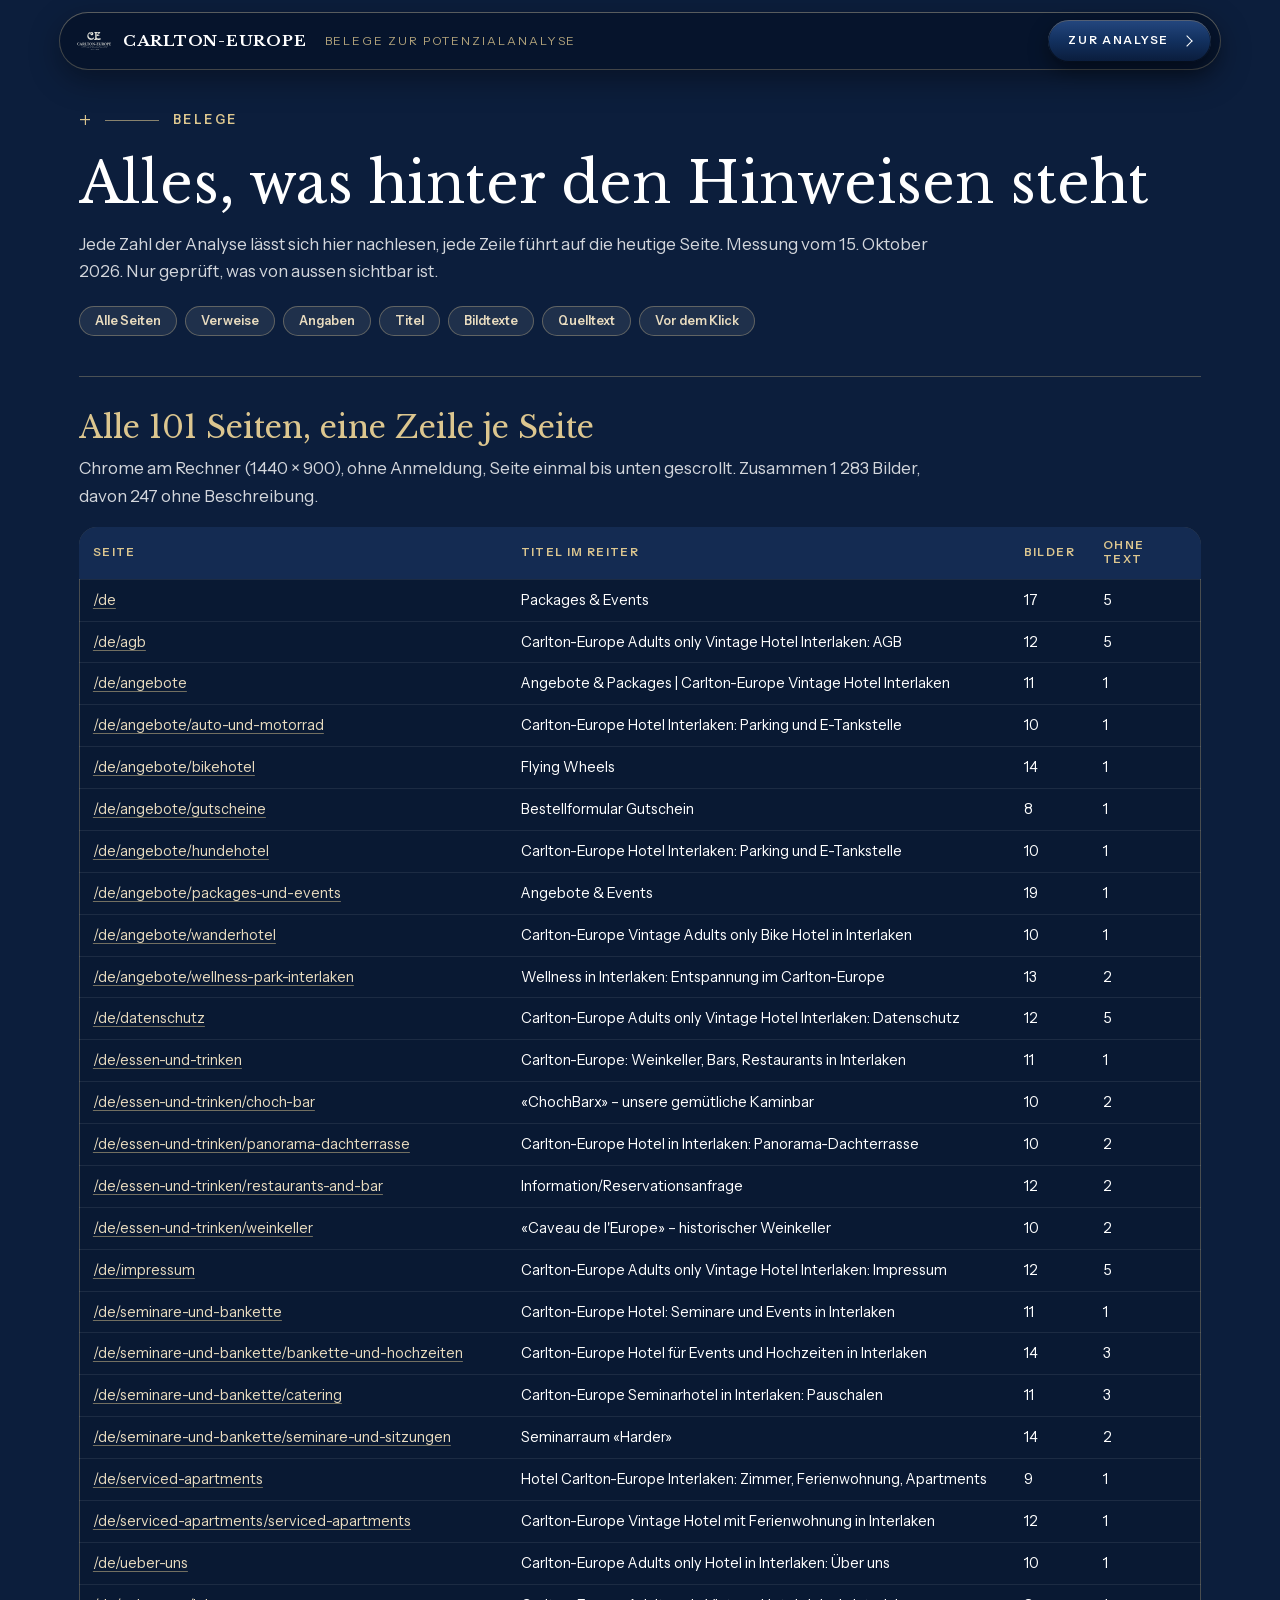
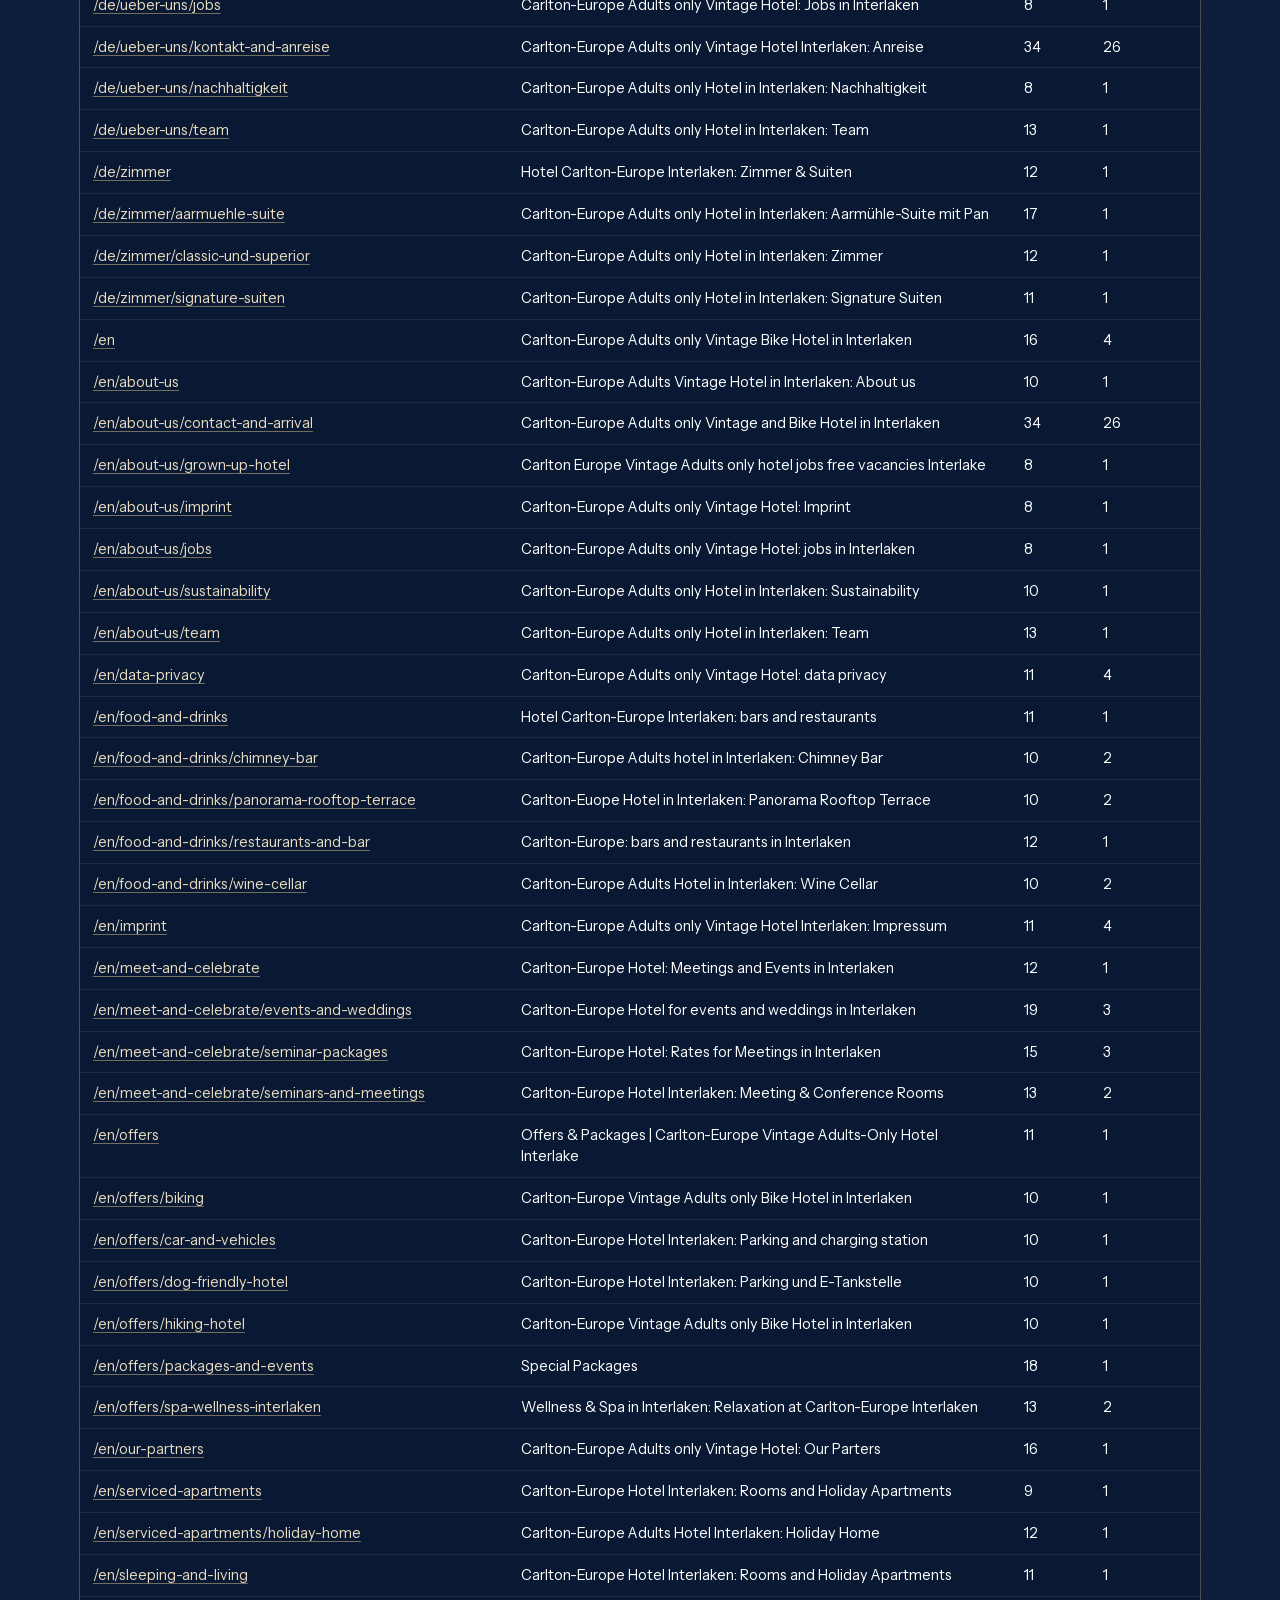
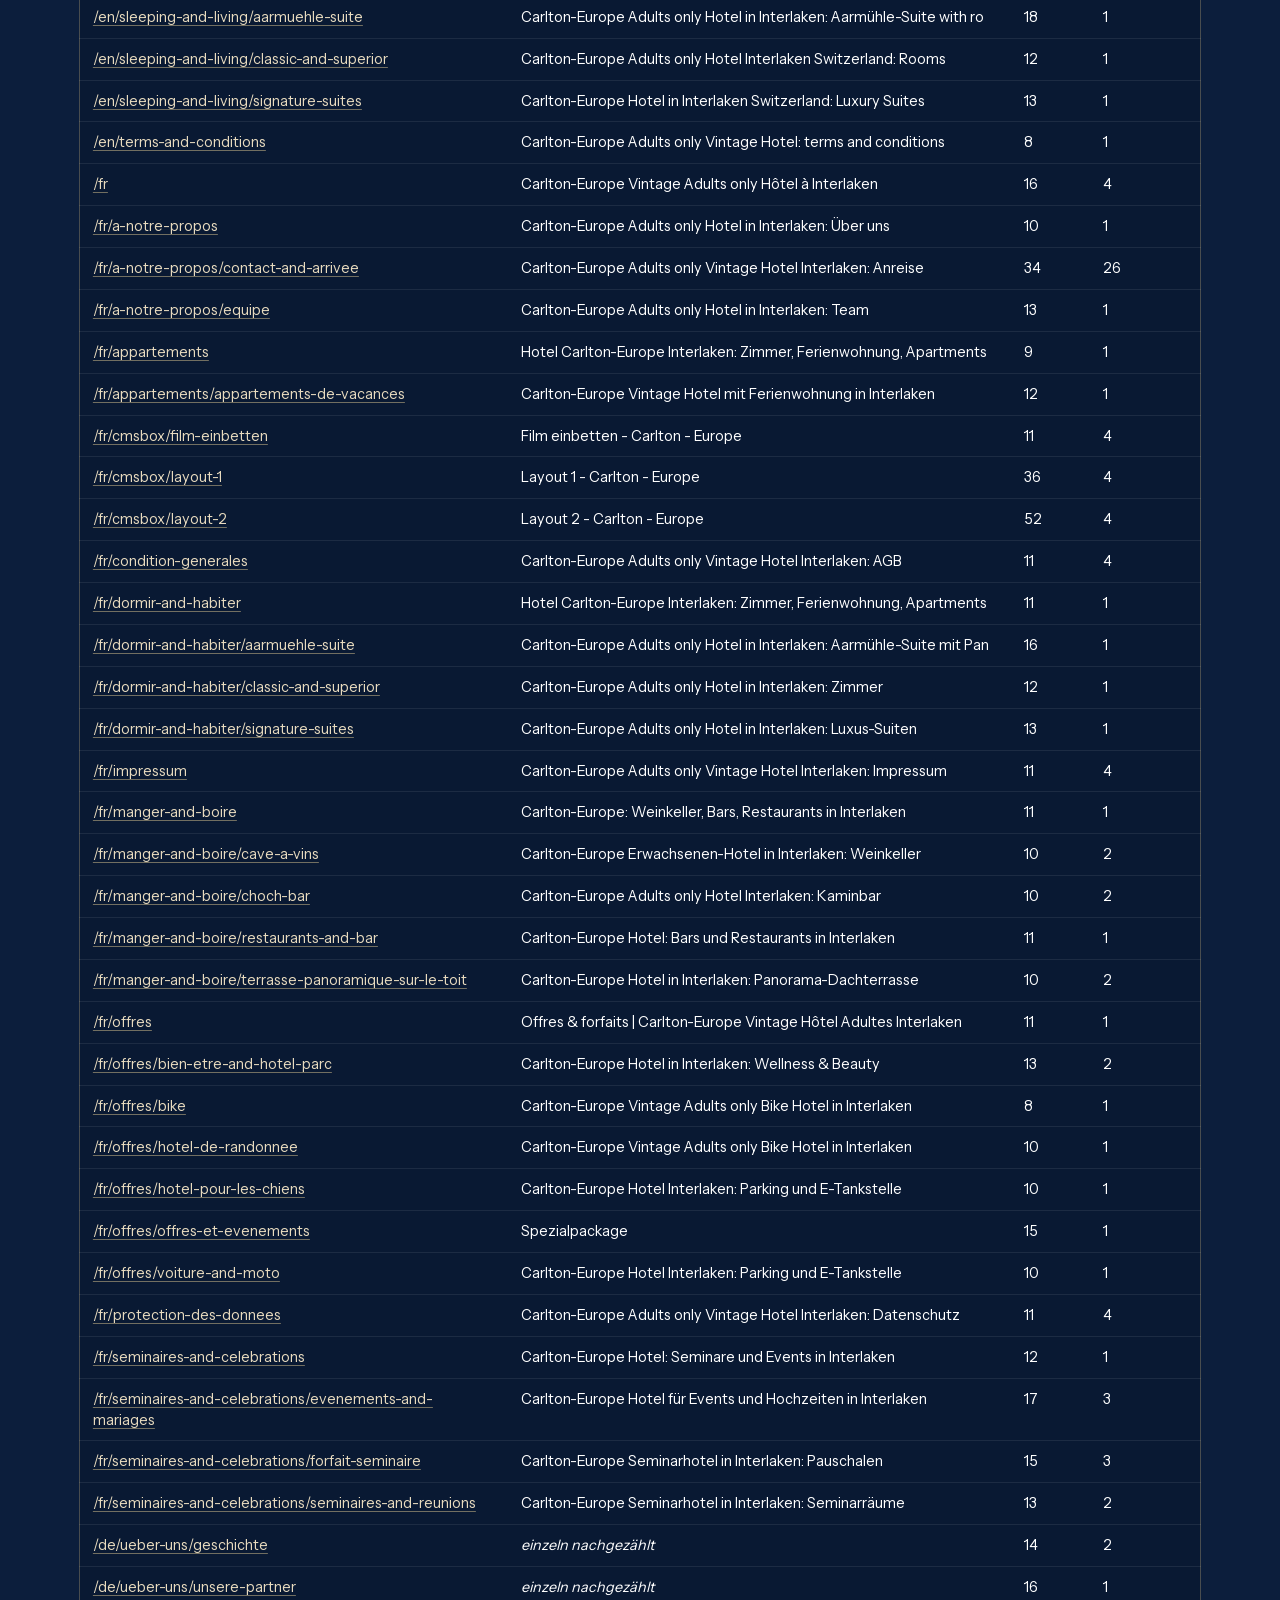
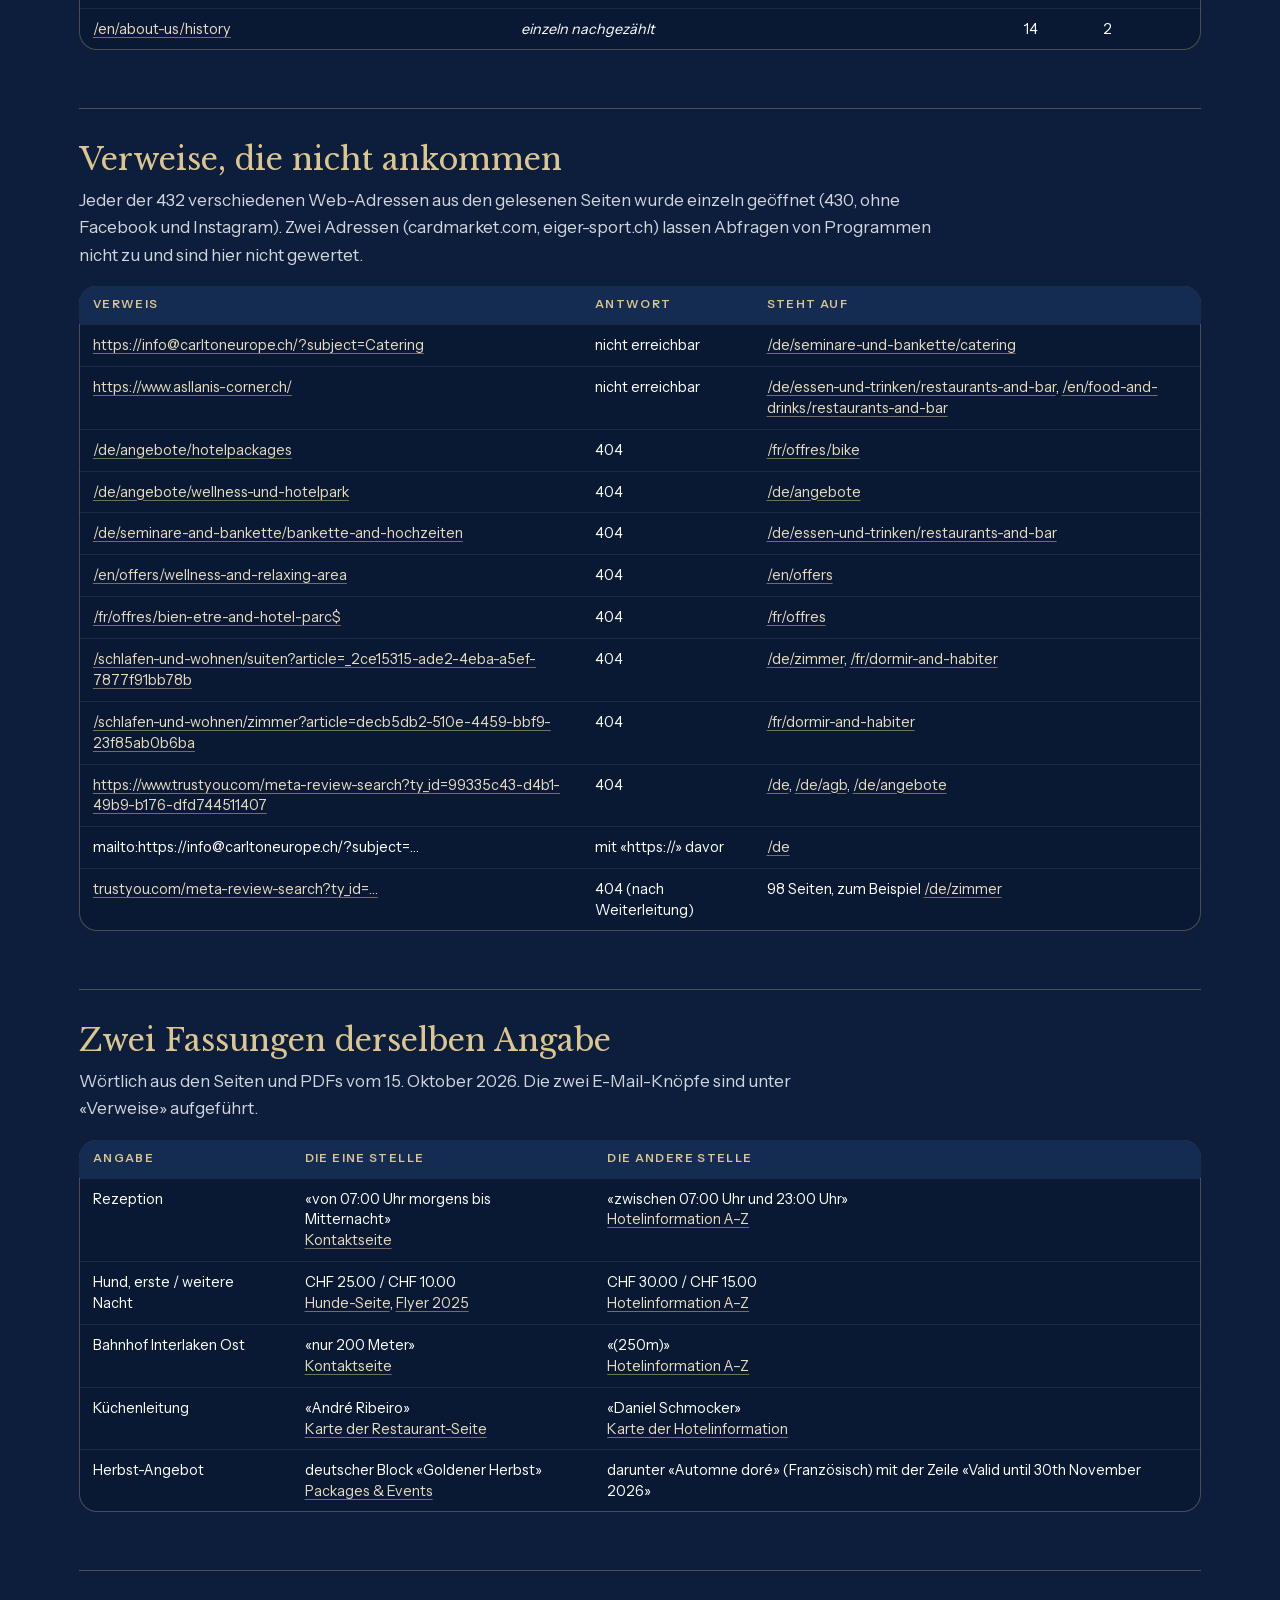
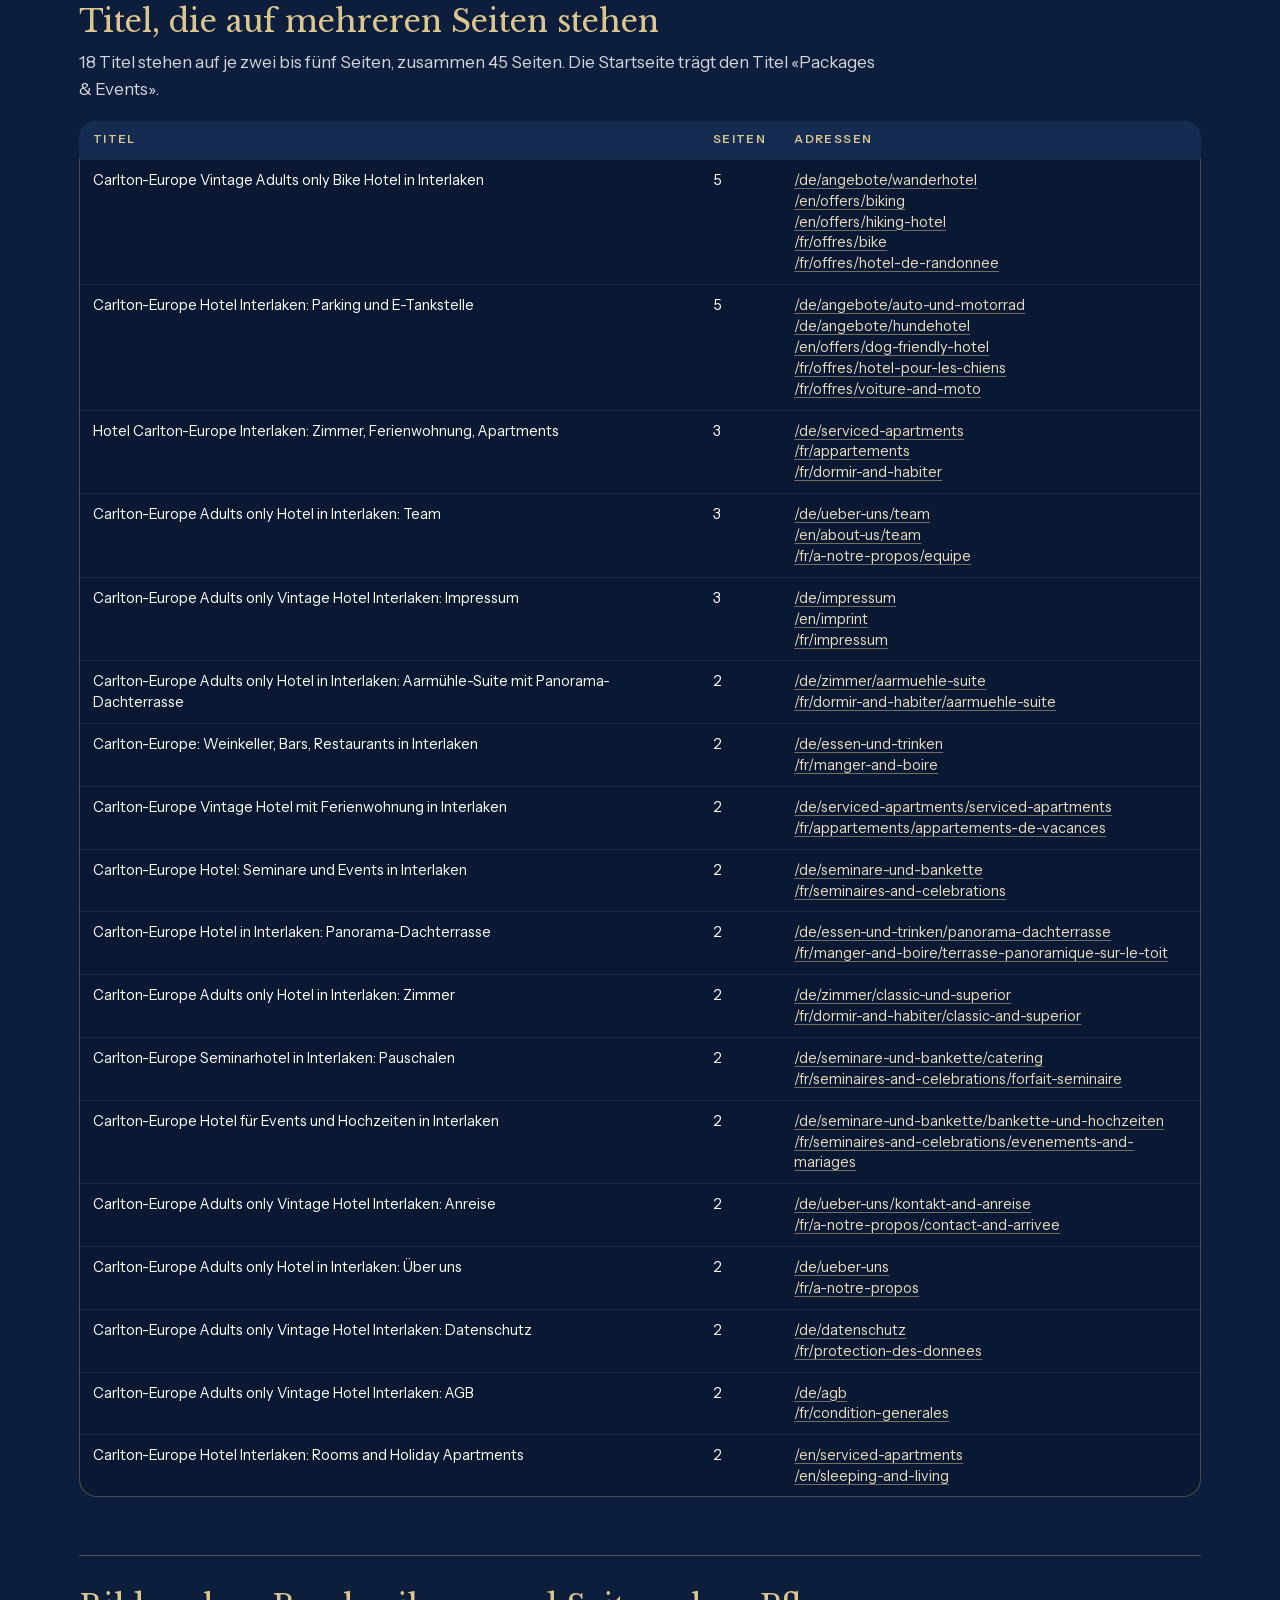
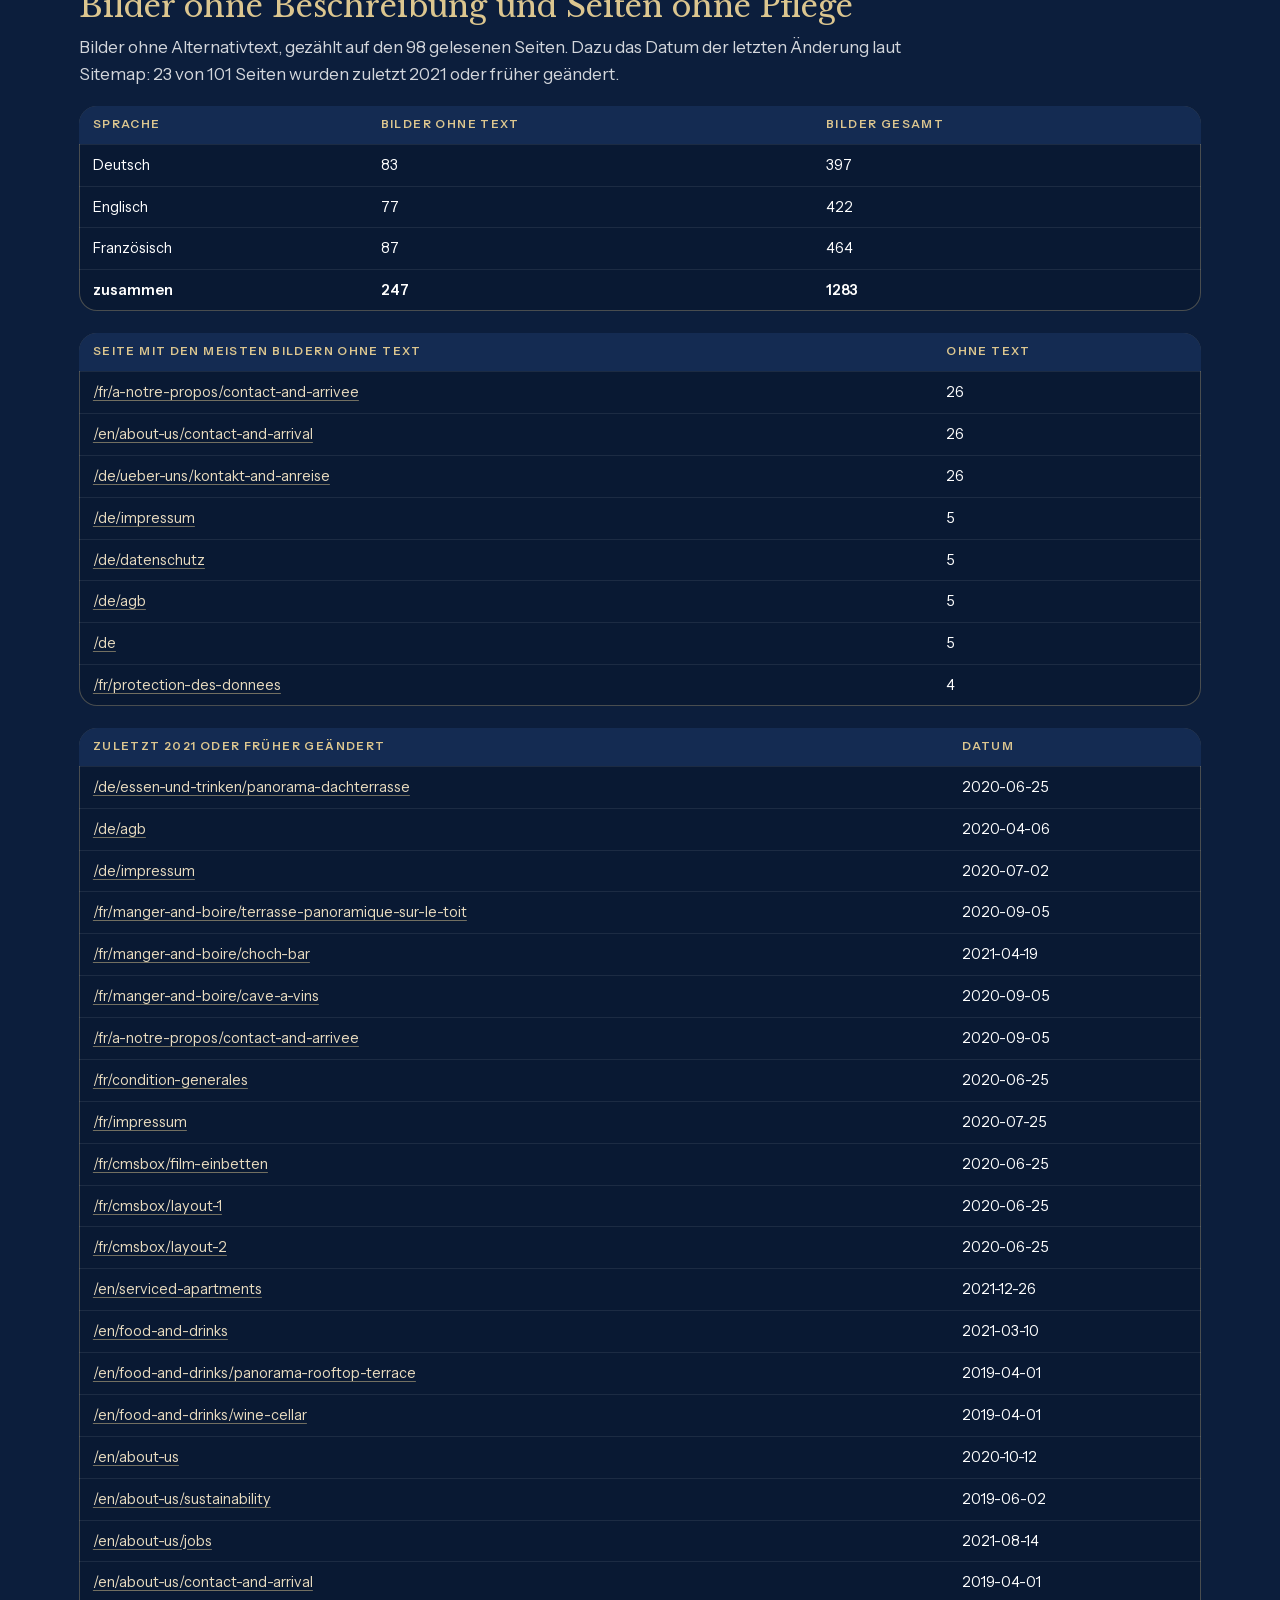
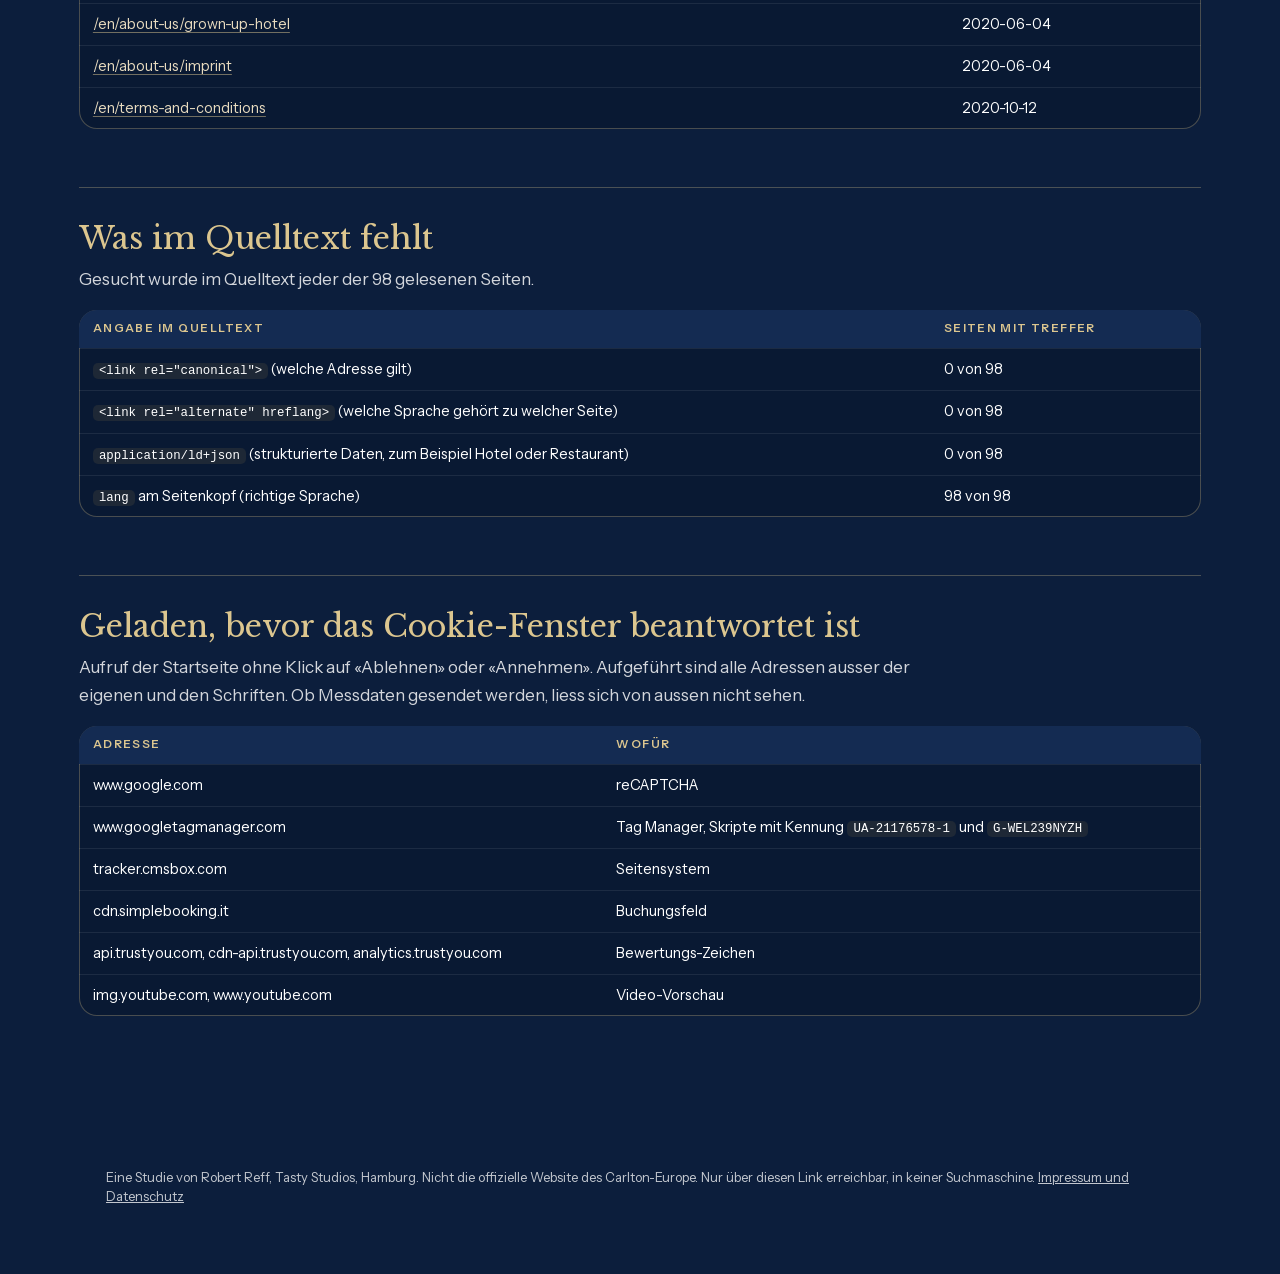
<file: belege/index.html>
<!doctype html><html lang="de"><head><script data-wurzel>/* Wurzel-Weiche: Seite laeuft an der Wurzel einer Adresse oder in einem Unterordner (github.io/<repo>/) */(function(){var D=1,p=location.pathname.split('/');p.splice(p.length-1-D,D+1);var W=p.join('/')+'/';window.__W=W;if(W==='/')return;var O=location.origin;
function f(u){if(typeof u!=='string')return u;if(u.indexOf(O+'/')===0)return O+f(u.slice(O.length));if(u.charAt(0)!=='/'||u.charAt(1)==='/'||u.indexOf(W)===0||u+'/'===W)return u;return W+u.slice(1)}
function s(v){return typeof v!=='string'?v:v.replace(/(^|,)(\s*)(\S+)/g,function(m,a,b,u){return a+b+f(u)})}
function c(v){return typeof v!=='string'?v:v.replace(/url\(\s*(['"]?)([^'")]+)/g,function(m,q,u){return 'url('+q+f(u)})}
function h(v){return typeof v!=='string'?v:c(v.replace(/(\s(?:src|href|poster|action|data-src|data-href)\s*=\s*)(["'])([^"']*)\2/gi,function(m,a,q,u){return a+q+f(u)+q}).replace(/(\s(?:srcset|imagesrcset|data-srcset)\s*=\s*)(["'])([^"']*)\2/gi,function(m,a,q,u){return a+q+s(u)+q}))}
function d(K,k,g){K=window[K];if(!K)return;var x=Object.getOwnPropertyDescriptor(K.prototype,k);if(!x||!x.set)return;Object.defineProperty(K.prototype,k,{configurable:true,enumerable:x.enumerable,get:x.get,set:function(v){x.set.call(this,g(v))}})}
[['HTMLImageElement','src'],['HTMLScriptElement','src'],['HTMLLinkElement','href'],['HTMLIFrameElement','src'],['HTMLSourceElement','src'],['HTMLMediaElement','src'],['HTMLVideoElement','poster'],['HTMLAnchorElement','href'],['HTMLAreaElement','href'],['HTMLFormElement','action'],['HTMLEmbedElement','src'],['HTMLObjectElement','data']].forEach(function(z){d(z[0],z[1],f)});
[['HTMLImageElement','srcset'],['HTMLSourceElement','srcset'],['HTMLLinkElement','imageSrcset']].forEach(function(z){d(z[0],z[1],s)});
d('Element','innerHTML',h);d('Element','outerHTML',h);var iah=Element.prototype.insertAdjacentHTML;Element.prototype.insertAdjacentHTML=function(w,v){return iah.call(this,w,h(v))};
var sa=Element.prototype.setAttribute;Element.prototype.setAttribute=function(n,v){var l=String(n).toLowerCase();if(/^(src|href|poster|action|data|data-src|data-href)$/.test(l))v=f(v);else if(/srcset$/.test(l))v=s(v);else if(l==='style')v=c(v);return sa.call(this,n,v)};
var st=CSSStyleDeclaration.prototype,sp=st.setProperty;st.setProperty=function(n,v,q){return sp.call(this,n,c(v),q)};['background','backgroundImage','cssText','maskImage','webkitMaskImage','listStyleImage','borderImageSource','content'].forEach(function(k){var x=Object.getOwnPropertyDescriptor(st,k);if(x&&x.set)Object.defineProperty(st,k,{configurable:true,enumerable:x.enumerable,get:x.get,set:function(v){x.set.call(this,c(v))}})});
var F=window.fetch;if(F)window.fetch=function(i,o){if(typeof i==='string')i=f(i);else if(i instanceof URL)i=f(i.href);return F.call(this,i,o)};
var XO=XMLHttpRequest.prototype.open;XMLHttpRequest.prototype.open=function(){var a=[].slice.call(arguments);a[1]=f(a[1] instanceof URL?a[1].href:a[1]);return XO.apply(this,a)};
if(navigator.sendBeacon){var B=navigator.sendBeacon;navigator.sendBeacon=function(u,x){return B.call(navigator,f(u),x)}}
var wo=window.open;window.open=function(u){var a=[].slice.call(arguments);a[0]=f(u);return wo.apply(window,a)};
var dw=document.write,dl=document.writeln;document.write=function(){return dw.apply(document,[].map.call(arguments,h))};document.writeln=function(){return dl.apply(document,[].map.call(arguments,h))};
['pushState','replaceState'].forEach(function(k){var o=history[k];history[k]=function(a,b,u){return o.call(history,a,b,u==null?u:f(String(u)))}});
function e(el){if(!el||el.nodeType!==1)return;['src','href','poster','action'].forEach(function(a){var v=el.getAttribute(a);if(v&&v.charAt(0)==='/'){var z=f(v);if(z!==v)sa.call(el,a,z)}});var t=el.getAttribute('srcset');if(t&&/(^|,)\s*\/[^\/]/.test(t)){var z=s(t);if(z!==t)sa.call(el,'srcset',z)}t=el.getAttribute('style');if(t&&/url\(\s*['"]?\/[^\/]/.test(t)){z=c(t);if(z!==t)sa.call(el,'style',z)}}
new MutationObserver(function(ms){ms.forEach(function(m){if(m.type==='attributes')e(m.target);else m.addedNodes.forEach(function(n){if(n.nodeType!==1)return;e(n);var l=n.querySelectorAll('[src],[href],[srcset],[poster],[action],[style]');for(var i=0;i<l.length;i++)e(l[i])})})}).observe(document.documentElement,{childList:true,subtree:true,attributes:true,attributeFilter:['src','href','srcset','poster','action','style']})})();</script><meta charset="utf-8"><meta name="viewport" content="width=device-width, initial-scale=1"><title>Belege · Carlton-Europe Potenzialanalyse</title>
<meta name="robots" content="noindex, nofollow"><link rel="icon" href="../assets/zeichen.svg" type="image/svg+xml"><link rel="stylesheet" href="../assets/seite.css?v=e24d9529"><script src="../besuch.js?v=3c4c57a56e" defer></script><script src="../verweil.js?v=5881fd455d" defer></script></head>
<body class="belege"><header class="leiste"><a class="leiste__name" href="../"><img src="../assets/zeichen.svg" alt="" width="40" height="28"><span>Carlton-Europe</span></a><span class="leiste__was">Belege zur Potenzialanalyse</span><a class="knopf knopf--klein" href="../"><span>Zur Analyse</span><b aria-hidden="true"></b></a></header>
<main class="bel"><div class="bel__kopf"><p class="kz"><span>+</span><i></i>Belege</p><h1>Alles, was hinter den Hinweisen steht</h1><p class="bel__t">Jede Zahl der Analyse lässt sich hier nachlesen, jede Zeile führt auf die heutige Seite. Messung vom 15. Oktober 2026. Nur geprüft, was von aussen sichtbar ist.</p><nav class="bel__nav"><a href="#seiten">Alle Seiten</a><a href="#verweise">Verweise</a><a href="#angaben">Angaben</a><a href="#titel">Titel</a><a href="#alt">Bildtexte</a><a href="#quelltext">Quelltext</a><a href="#vor">Vor dem Klick</a></nav></div>
<section class="bel__sek" id="seiten"><h2>Alle 101 Seiten, eine Zeile je Seite</h2><p class="bel__t">Chrome am Rechner (1440 × 900), ohne Anmeldung, Seite einmal bis unten gescrollt. Zusammen 1 283 Bilder, davon 247 ohne Beschreibung.</p><div class="bel__tab "><table><thead><tr><th>Seite</th><th>Titel im Reiter</th><th>Bilder</th><th>ohne Text</th></tr></thead><tbody><tr><td><a href="https://www.carltoneurope.ch/de" target="_blank" rel="noopener">/de</a></td><td>Packages &amp; Events</td><td>17</td><td>5</td></tr><tr><td><a href="https://www.carltoneurope.ch/de/agb" target="_blank" rel="noopener">/de/agb</a></td><td>Carlton-Europe Adults only Vintage Hotel Interlaken: AGB</td><td>12</td><td>5</td></tr><tr><td><a href="https://www.carltoneurope.ch/de/angebote" target="_blank" rel="noopener">/de/angebote</a></td><td>Angebote &amp; Packages | Carlton-Europe Vintage Hotel Interlaken</td><td>11</td><td>1</td></tr><tr><td><a href="https://www.carltoneurope.ch/de/angebote/auto-und-motorrad" target="_blank" rel="noopener">/de/angebote/auto-und-motorrad</a></td><td>Carlton-Europe Hotel Interlaken: Parking und E-Tankstelle</td><td>10</td><td>1</td></tr><tr><td><a href="https://www.carltoneurope.ch/de/angebote/bikehotel" target="_blank" rel="noopener">/de/angebote/bikehotel</a></td><td>Flying Wheels</td><td>14</td><td>1</td></tr><tr><td><a href="https://www.carltoneurope.ch/de/angebote/gutscheine" target="_blank" rel="noopener">/de/angebote/gutscheine</a></td><td>Bestellformular Gutschein</td><td>8</td><td>1</td></tr><tr><td><a href="https://www.carltoneurope.ch/de/angebote/hundehotel" target="_blank" rel="noopener">/de/angebote/hundehotel</a></td><td>Carlton-Europe Hotel Interlaken: Parking und E-Tankstelle</td><td>10</td><td>1</td></tr><tr><td><a href="https://www.carltoneurope.ch/de/angebote/packages-und-events" target="_blank" rel="noopener">/de/angebote/packages-und-events</a></td><td>Angebote &amp; Events</td><td>19</td><td>1</td></tr><tr><td><a href="https://www.carltoneurope.ch/de/angebote/wanderhotel" target="_blank" rel="noopener">/de/angebote/wanderhotel</a></td><td>Carlton-Europe Vintage Adults only Bike Hotel in Interlaken</td><td>10</td><td>1</td></tr><tr><td><a href="https://www.carltoneurope.ch/de/angebote/wellness-park-interlaken" target="_blank" rel="noopener">/de/angebote/wellness-park-interlaken</a></td><td>Wellness in Interlaken: Entspannung im Carlton-Europe</td><td>13</td><td>2</td></tr><tr><td><a href="https://www.carltoneurope.ch/de/datenschutz" target="_blank" rel="noopener">/de/datenschutz</a></td><td>Carlton-Europe Adults only Vintage Hotel Interlaken: Datenschutz</td><td>12</td><td>5</td></tr><tr><td><a href="https://www.carltoneurope.ch/de/essen-und-trinken" target="_blank" rel="noopener">/de/essen-und-trinken</a></td><td>Carlton-Europe: Weinkeller, Bars, Restaurants in Interlaken</td><td>11</td><td>1</td></tr><tr><td><a href="https://www.carltoneurope.ch/de/essen-und-trinken/choch-bar" target="_blank" rel="noopener">/de/essen-und-trinken/choch-bar</a></td><td>«ChochBarx» – unsere gemütliche Kaminbar</td><td>10</td><td>2</td></tr><tr><td><a href="https://www.carltoneurope.ch/de/essen-und-trinken/panorama-dachterrasse" target="_blank" rel="noopener">/de/essen-und-trinken/panorama-dachterrasse</a></td><td>Carlton-Europe Hotel in Interlaken: Panorama-Dachterrasse</td><td>10</td><td>2</td></tr><tr><td><a href="https://www.carltoneurope.ch/de/essen-und-trinken/restaurants-and-bar" target="_blank" rel="noopener">/de/essen-und-trinken/restaurants-and-bar</a></td><td>Information/Reservationsanfrage</td><td>12</td><td>2</td></tr><tr><td><a href="https://www.carltoneurope.ch/de/essen-und-trinken/weinkeller" target="_blank" rel="noopener">/de/essen-und-trinken/weinkeller</a></td><td>«Caveau de l&#x27;Europe» – historischer Weinkeller</td><td>10</td><td>2</td></tr><tr><td><a href="https://www.carltoneurope.ch/de/impressum" target="_blank" rel="noopener">/de/impressum</a></td><td>Carlton-Europe Adults only Vintage Hotel Interlaken: Impressum</td><td>12</td><td>5</td></tr><tr><td><a href="https://www.carltoneurope.ch/de/seminare-und-bankette" target="_blank" rel="noopener">/de/seminare-und-bankette</a></td><td>Carlton-Europe Hotel: Seminare und Events in Interlaken</td><td>11</td><td>1</td></tr><tr><td><a href="https://www.carltoneurope.ch/de/seminare-und-bankette/bankette-und-hochzeiten" target="_blank" rel="noopener">/de/seminare-und-bankette/bankette-und-hochzeiten</a></td><td>Carlton-Europe Hotel für Events und Hochzeiten in Interlaken</td><td>14</td><td>3</td></tr><tr><td><a href="https://www.carltoneurope.ch/de/seminare-und-bankette/catering" target="_blank" rel="noopener">/de/seminare-und-bankette/catering</a></td><td>Carlton-Europe Seminarhotel in Interlaken: Pauschalen</td><td>11</td><td>3</td></tr><tr><td><a href="https://www.carltoneurope.ch/de/seminare-und-bankette/seminare-und-sitzungen" target="_blank" rel="noopener">/de/seminare-und-bankette/seminare-und-sitzungen</a></td><td>Seminarraum «Harder»</td><td>14</td><td>2</td></tr><tr><td><a href="https://www.carltoneurope.ch/de/serviced-apartments" target="_blank" rel="noopener">/de/serviced-apartments</a></td><td>Hotel Carlton-Europe Interlaken: Zimmer, Ferienwohnung, Apartments</td><td>9</td><td>1</td></tr><tr><td><a href="https://www.carltoneurope.ch/de/serviced-apartments/serviced-apartments" target="_blank" rel="noopener">/de/serviced-apartments/serviced-apartments</a></td><td>Carlton-Europe Vintage Hotel mit Ferienwohnung in Interlaken</td><td>12</td><td>1</td></tr><tr><td><a href="https://www.carltoneurope.ch/de/ueber-uns" target="_blank" rel="noopener">/de/ueber-uns</a></td><td>Carlton-Europe Adults only Hotel in Interlaken: Über uns</td><td>10</td><td>1</td></tr><tr><td><a href="https://www.carltoneurope.ch/de/ueber-uns/jobs" target="_blank" rel="noopener">/de/ueber-uns/jobs</a></td><td>Carlton-Europe Adults only Vintage Hotel: Jobs in Interlaken</td><td>8</td><td>1</td></tr><tr><td><a href="https://www.carltoneurope.ch/de/ueber-uns/kontakt-and-anreise" target="_blank" rel="noopener">/de/ueber-uns/kontakt-and-anreise</a></td><td>Carlton-Europe Adults only Vintage Hotel Interlaken: Anreise</td><td>34</td><td>26</td></tr><tr><td><a href="https://www.carltoneurope.ch/de/ueber-uns/nachhaltigkeit" target="_blank" rel="noopener">/de/ueber-uns/nachhaltigkeit</a></td><td>Carlton-Europe Adults only Hotel in Interlaken: Nachhaltigkeit</td><td>8</td><td>1</td></tr><tr><td><a href="https://www.carltoneurope.ch/de/ueber-uns/team" target="_blank" rel="noopener">/de/ueber-uns/team</a></td><td>Carlton-Europe Adults only Hotel in Interlaken: Team</td><td>13</td><td>1</td></tr><tr><td><a href="https://www.carltoneurope.ch/de/zimmer" target="_blank" rel="noopener">/de/zimmer</a></td><td>Hotel Carlton-Europe Interlaken: Zimmer &amp; Suiten</td><td>12</td><td>1</td></tr><tr><td><a href="https://www.carltoneurope.ch/de/zimmer/aarmuehle-suite" target="_blank" rel="noopener">/de/zimmer/aarmuehle-suite</a></td><td>Carlton-Europe Adults only Hotel in Interlaken: Aarmühle-Suite mit Pan</td><td>17</td><td>1</td></tr><tr><td><a href="https://www.carltoneurope.ch/de/zimmer/classic-und-superior" target="_blank" rel="noopener">/de/zimmer/classic-und-superior</a></td><td>Carlton-Europe Adults only Hotel in Interlaken: Zimmer</td><td>12</td><td>1</td></tr><tr><td><a href="https://www.carltoneurope.ch/de/zimmer/signature-suiten" target="_blank" rel="noopener">/de/zimmer/signature-suiten</a></td><td>Carlton-Europe Adults only Hotel in Interlaken: Signature Suiten</td><td>11</td><td>1</td></tr><tr><td><a href="https://www.carltoneurope.ch/en" target="_blank" rel="noopener">/en</a></td><td>Carlton-Europe Adults only Vintage Bike Hotel in Interlaken</td><td>16</td><td>4</td></tr><tr><td><a href="https://www.carltoneurope.ch/en/about-us" target="_blank" rel="noopener">/en/about-us</a></td><td>Carlton-Europe Adults Vintage Hotel in Interlaken: About us</td><td>10</td><td>1</td></tr><tr><td><a href="https://www.carltoneurope.ch/en/about-us/contact-and-arrival" target="_blank" rel="noopener">/en/about-us/contact-and-arrival</a></td><td>Carlton-Europe Adults only Vintage and Bike Hotel in Interlaken</td><td>34</td><td>26</td></tr><tr><td><a href="https://www.carltoneurope.ch/en/about-us/grown-up-hotel" target="_blank" rel="noopener">/en/about-us/grown-up-hotel</a></td><td>Carlton Europe Vintage Adults only hotel jobs free vacancies Interlake</td><td>8</td><td>1</td></tr><tr><td><a href="https://www.carltoneurope.ch/en/about-us/imprint" target="_blank" rel="noopener">/en/about-us/imprint</a></td><td>Carlton-Europe Adults only Vintage Hotel: Imprint</td><td>8</td><td>1</td></tr><tr><td><a href="https://www.carltoneurope.ch/en/about-us/jobs" target="_blank" rel="noopener">/en/about-us/jobs</a></td><td>Carlton-Europe Adults only Vintage Hotel: jobs in Interlaken</td><td>8</td><td>1</td></tr><tr><td><a href="https://www.carltoneurope.ch/en/about-us/sustainability" target="_blank" rel="noopener">/en/about-us/sustainability</a></td><td>Carlton-Europe Adults only Hotel in Interlaken: Sustainability</td><td>10</td><td>1</td></tr><tr><td><a href="https://www.carltoneurope.ch/en/about-us/team" target="_blank" rel="noopener">/en/about-us/team</a></td><td>Carlton-Europe Adults only Hotel in Interlaken: Team</td><td>13</td><td>1</td></tr><tr><td><a href="https://www.carltoneurope.ch/en/data-privacy" target="_blank" rel="noopener">/en/data-privacy</a></td><td>Carlton-Europe Adults only Vintage Hotel: data privacy</td><td>11</td><td>4</td></tr><tr><td><a href="https://www.carltoneurope.ch/en/food-and-drinks" target="_blank" rel="noopener">/en/food-and-drinks</a></td><td>Hotel Carlton-Europe Interlaken: bars and restaurants</td><td>11</td><td>1</td></tr><tr><td><a href="https://www.carltoneurope.ch/en/food-and-drinks/chimney-bar" target="_blank" rel="noopener">/en/food-and-drinks/chimney-bar</a></td><td>Carlton-Europe Adults hotel in Interlaken: Chimney Bar</td><td>10</td><td>2</td></tr><tr><td><a href="https://www.carltoneurope.ch/en/food-and-drinks/panorama-rooftop-terrace" target="_blank" rel="noopener">/en/food-and-drinks/panorama-rooftop-terrace</a></td><td>Carlton-Euope Hotel in Interlaken: Panorama Rooftop Terrace</td><td>10</td><td>2</td></tr><tr><td><a href="https://www.carltoneurope.ch/en/food-and-drinks/restaurants-and-bar" target="_blank" rel="noopener">/en/food-and-drinks/restaurants-and-bar</a></td><td>Carlton-Europe: bars and restaurants in Interlaken</td><td>12</td><td>1</td></tr><tr><td><a href="https://www.carltoneurope.ch/en/food-and-drinks/wine-cellar" target="_blank" rel="noopener">/en/food-and-drinks/wine-cellar</a></td><td>Carlton-Europe Adults Hotel in Interlaken: Wine Cellar</td><td>10</td><td>2</td></tr><tr><td><a href="https://www.carltoneurope.ch/en/imprint" target="_blank" rel="noopener">/en/imprint</a></td><td>Carlton-Europe Adults only Vintage Hotel Interlaken: Impressum</td><td>11</td><td>4</td></tr><tr><td><a href="https://www.carltoneurope.ch/en/meet-and-celebrate" target="_blank" rel="noopener">/en/meet-and-celebrate</a></td><td>Carlton-Europe Hotel: Meetings and Events in Interlaken</td><td>12</td><td>1</td></tr><tr><td><a href="https://www.carltoneurope.ch/en/meet-and-celebrate/events-and-weddings" target="_blank" rel="noopener">/en/meet-and-celebrate/events-and-weddings</a></td><td>Carlton-Europe Hotel for events and weddings in Interlaken</td><td>19</td><td>3</td></tr><tr><td><a href="https://www.carltoneurope.ch/en/meet-and-celebrate/seminar-packages" target="_blank" rel="noopener">/en/meet-and-celebrate/seminar-packages</a></td><td>Carlton-Europe Hotel: Rates for Meetings in Interlaken</td><td>15</td><td>3</td></tr><tr><td><a href="https://www.carltoneurope.ch/en/meet-and-celebrate/seminars-and-meetings" target="_blank" rel="noopener">/en/meet-and-celebrate/seminars-and-meetings</a></td><td>Carlton-Europe Hotel Interlaken: Meeting &amp; Conference Rooms</td><td>13</td><td>2</td></tr><tr><td><a href="https://www.carltoneurope.ch/en/offers" target="_blank" rel="noopener">/en/offers</a></td><td>Offers &amp; Packages | Carlton-Europe Vintage Adults-Only Hotel Interlake</td><td>11</td><td>1</td></tr><tr><td><a href="https://www.carltoneurope.ch/en/offers/biking" target="_blank" rel="noopener">/en/offers/biking</a></td><td>Carlton-Europe Vintage Adults only Bike Hotel in Interlaken</td><td>10</td><td>1</td></tr><tr><td><a href="https://www.carltoneurope.ch/en/offers/car-and-vehicles" target="_blank" rel="noopener">/en/offers/car-and-vehicles</a></td><td>Carlton-Europe Hotel Interlaken: Parking and charging station</td><td>10</td><td>1</td></tr><tr><td><a href="https://www.carltoneurope.ch/en/offers/dog-friendly-hotel" target="_blank" rel="noopener">/en/offers/dog-friendly-hotel</a></td><td>Carlton-Europe Hotel Interlaken: Parking und E-Tankstelle</td><td>10</td><td>1</td></tr><tr><td><a href="https://www.carltoneurope.ch/en/offers/hiking-hotel" target="_blank" rel="noopener">/en/offers/hiking-hotel</a></td><td>Carlton-Europe Vintage Adults only Bike Hotel in Interlaken</td><td>10</td><td>1</td></tr><tr><td><a href="https://www.carltoneurope.ch/en/offers/packages-and-events" target="_blank" rel="noopener">/en/offers/packages-and-events</a></td><td>Special Packages</td><td>18</td><td>1</td></tr><tr><td><a href="https://www.carltoneurope.ch/en/offers/spa-wellness-interlaken" target="_blank" rel="noopener">/en/offers/spa-wellness-interlaken</a></td><td>Wellness &amp; Spa in Interlaken: Relaxation at Carlton-Europe Interlaken</td><td>13</td><td>2</td></tr><tr><td><a href="https://www.carltoneurope.ch/en/our-partners" target="_blank" rel="noopener">/en/our-partners</a></td><td>Carlton-Europe Adults only Vintage Hotel: Our Parters</td><td>16</td><td>1</td></tr><tr><td><a href="https://www.carltoneurope.ch/en/serviced-apartments" target="_blank" rel="noopener">/en/serviced-apartments</a></td><td>Carlton-Europe Hotel Interlaken: Rooms and Holiday Apartments</td><td>9</td><td>1</td></tr><tr><td><a href="https://www.carltoneurope.ch/en/serviced-apartments/holiday-home" target="_blank" rel="noopener">/en/serviced-apartments/holiday-home</a></td><td>Carlton-Europe Adults Hotel Interlaken: Holiday Home</td><td>12</td><td>1</td></tr><tr><td><a href="https://www.carltoneurope.ch/en/sleeping-and-living" target="_blank" rel="noopener">/en/sleeping-and-living</a></td><td>Carlton-Europe Hotel Interlaken: Rooms and Holiday Apartments</td><td>11</td><td>1</td></tr><tr><td><a href="https://www.carltoneurope.ch/en/sleeping-and-living/aarmuehle-suite" target="_blank" rel="noopener">/en/sleeping-and-living/aarmuehle-suite</a></td><td>Carlton-Europe Adults only Hotel in Interlaken: Aarmühle-Suite with ro</td><td>18</td><td>1</td></tr><tr><td><a href="https://www.carltoneurope.ch/en/sleeping-and-living/classic-and-superior" target="_blank" rel="noopener">/en/sleeping-and-living/classic-and-superior</a></td><td>Carlton-Europe Adults only Hotel Interlaken Switzerland: Rooms</td><td>12</td><td>1</td></tr><tr><td><a href="https://www.carltoneurope.ch/en/sleeping-and-living/signature-suites" target="_blank" rel="noopener">/en/sleeping-and-living/signature-suites</a></td><td>Carlton-Europe Hotel in Interlaken Switzerland: Luxury Suites</td><td>13</td><td>1</td></tr><tr><td><a href="https://www.carltoneurope.ch/en/terms-and-conditions" target="_blank" rel="noopener">/en/terms-and-conditions</a></td><td>Carlton-Europe Adults only Vintage Hotel: terms and conditions</td><td>8</td><td>1</td></tr><tr><td><a href="https://www.carltoneurope.ch/fr" target="_blank" rel="noopener">/fr</a></td><td>Carlton-Europe Vintage Adults only Hôtel à Interlaken</td><td>16</td><td>4</td></tr><tr><td><a href="https://www.carltoneurope.ch/fr/a-notre-propos" target="_blank" rel="noopener">/fr/a-notre-propos</a></td><td>Carlton-Europe Adults only Hotel in Interlaken: Über uns</td><td>10</td><td>1</td></tr><tr><td><a href="https://www.carltoneurope.ch/fr/a-notre-propos/contact-and-arrivee" target="_blank" rel="noopener">/fr/a-notre-propos/contact-and-arrivee</a></td><td>Carlton-Europe Adults only Vintage Hotel Interlaken: Anreise</td><td>34</td><td>26</td></tr><tr><td><a href="https://www.carltoneurope.ch/fr/a-notre-propos/equipe" target="_blank" rel="noopener">/fr/a-notre-propos/equipe</a></td><td>Carlton-Europe Adults only Hotel in Interlaken: Team</td><td>13</td><td>1</td></tr><tr><td><a href="https://www.carltoneurope.ch/fr/appartements" target="_blank" rel="noopener">/fr/appartements</a></td><td>Hotel Carlton-Europe Interlaken: Zimmer, Ferienwohnung, Apartments</td><td>9</td><td>1</td></tr><tr><td><a href="https://www.carltoneurope.ch/fr/appartements/appartements-de-vacances" target="_blank" rel="noopener">/fr/appartements/appartements-de-vacances</a></td><td>Carlton-Europe Vintage Hotel mit Ferienwohnung in Interlaken</td><td>12</td><td>1</td></tr><tr><td><a href="https://www.carltoneurope.ch/fr/cmsbox/film-einbetten" target="_blank" rel="noopener">/fr/cmsbox/film-einbetten</a></td><td>Film einbetten - Carlton - Europe</td><td>11</td><td>4</td></tr><tr><td><a href="https://www.carltoneurope.ch/fr/cmsbox/layout-1" target="_blank" rel="noopener">/fr/cmsbox/layout-1</a></td><td>Layout 1 - Carlton - Europe</td><td>36</td><td>4</td></tr><tr><td><a href="https://www.carltoneurope.ch/fr/cmsbox/layout-2" target="_blank" rel="noopener">/fr/cmsbox/layout-2</a></td><td>Layout 2 - Carlton - Europe</td><td>52</td><td>4</td></tr><tr><td><a href="https://www.carltoneurope.ch/fr/condition-generales" target="_blank" rel="noopener">/fr/condition-generales</a></td><td>Carlton-Europe Adults only Vintage Hotel Interlaken: AGB</td><td>11</td><td>4</td></tr><tr><td><a href="https://www.carltoneurope.ch/fr/dormir-and-habiter" target="_blank" rel="noopener">/fr/dormir-and-habiter</a></td><td>Hotel Carlton-Europe Interlaken: Zimmer, Ferienwohnung, Apartments</td><td>11</td><td>1</td></tr><tr><td><a href="https://www.carltoneurope.ch/fr/dormir-and-habiter/aarmuehle-suite" target="_blank" rel="noopener">/fr/dormir-and-habiter/aarmuehle-suite</a></td><td>Carlton-Europe Adults only Hotel in Interlaken: Aarmühle-Suite mit Pan</td><td>16</td><td>1</td></tr><tr><td><a href="https://www.carltoneurope.ch/fr/dormir-and-habiter/classic-and-superior" target="_blank" rel="noopener">/fr/dormir-and-habiter/classic-and-superior</a></td><td>Carlton-Europe Adults only Hotel in Interlaken: Zimmer</td><td>12</td><td>1</td></tr><tr><td><a href="https://www.carltoneurope.ch/fr/dormir-and-habiter/signature-suites" target="_blank" rel="noopener">/fr/dormir-and-habiter/signature-suites</a></td><td>Carlton-Europe Adults only Hotel in Interlaken: Luxus-Suiten</td><td>13</td><td>1</td></tr><tr><td><a href="https://www.carltoneurope.ch/fr/impressum" target="_blank" rel="noopener">/fr/impressum</a></td><td>Carlton-Europe Adults only Vintage Hotel Interlaken: Impressum</td><td>11</td><td>4</td></tr><tr><td><a href="https://www.carltoneurope.ch/fr/manger-and-boire" target="_blank" rel="noopener">/fr/manger-and-boire</a></td><td>Carlton-Europe: Weinkeller, Bars, Restaurants in Interlaken</td><td>11</td><td>1</td></tr><tr><td><a href="https://www.carltoneurope.ch/fr/manger-and-boire/cave-a-vins" target="_blank" rel="noopener">/fr/manger-and-boire/cave-a-vins</a></td><td>Carlton-Europe Erwachsenen-Hotel in Interlaken: Weinkeller</td><td>10</td><td>2</td></tr><tr><td><a href="https://www.carltoneurope.ch/fr/manger-and-boire/choch-bar" target="_blank" rel="noopener">/fr/manger-and-boire/choch-bar</a></td><td>Carlton-Europe Adults only Hotel Interlaken: Kaminbar</td><td>10</td><td>2</td></tr><tr><td><a href="https://www.carltoneurope.ch/fr/manger-and-boire/restaurants-and-bar" target="_blank" rel="noopener">/fr/manger-and-boire/restaurants-and-bar</a></td><td>Carlton-Europe Hotel: Bars und Restaurants in Interlaken</td><td>11</td><td>1</td></tr><tr><td><a href="https://www.carltoneurope.ch/fr/manger-and-boire/terrasse-panoramique-sur-le-toit" target="_blank" rel="noopener">/fr/manger-and-boire/terrasse-panoramique-sur-le-toit</a></td><td>Carlton-Europe Hotel in Interlaken: Panorama-Dachterrasse</td><td>10</td><td>2</td></tr><tr><td><a href="https://www.carltoneurope.ch/fr/offres" target="_blank" rel="noopener">/fr/offres</a></td><td>Offres &amp; forfaits | Carlton-Europe Vintage Hôtel Adultes Interlaken</td><td>11</td><td>1</td></tr><tr><td><a href="https://www.carltoneurope.ch/fr/offres/bien-etre-and-hotel-parc" target="_blank" rel="noopener">/fr/offres/bien-etre-and-hotel-parc</a></td><td>Carlton-Europe Hotel in Interlaken: Wellness &amp; Beauty</td><td>13</td><td>2</td></tr><tr><td><a href="https://www.carltoneurope.ch/fr/offres/bike" target="_blank" rel="noopener">/fr/offres/bike</a></td><td>Carlton-Europe Vintage Adults only Bike Hotel in Interlaken</td><td>8</td><td>1</td></tr><tr><td><a href="https://www.carltoneurope.ch/fr/offres/hotel-de-randonnee" target="_blank" rel="noopener">/fr/offres/hotel-de-randonnee</a></td><td>Carlton-Europe Vintage Adults only Bike Hotel in Interlaken</td><td>10</td><td>1</td></tr><tr><td><a href="https://www.carltoneurope.ch/fr/offres/hotel-pour-les-chiens" target="_blank" rel="noopener">/fr/offres/hotel-pour-les-chiens</a></td><td>Carlton-Europe Hotel Interlaken: Parking und E-Tankstelle</td><td>10</td><td>1</td></tr><tr><td><a href="https://www.carltoneurope.ch/fr/offres/offres-et-evenements" target="_blank" rel="noopener">/fr/offres/offres-et-evenements</a></td><td>Spezialpackage</td><td>15</td><td>1</td></tr><tr><td><a href="https://www.carltoneurope.ch/fr/offres/voiture-and-moto" target="_blank" rel="noopener">/fr/offres/voiture-and-moto</a></td><td>Carlton-Europe Hotel Interlaken: Parking und E-Tankstelle</td><td>10</td><td>1</td></tr><tr><td><a href="https://www.carltoneurope.ch/fr/protection-des-donnees" target="_blank" rel="noopener">/fr/protection-des-donnees</a></td><td>Carlton-Europe Adults only Vintage Hotel Interlaken: Datenschutz</td><td>11</td><td>4</td></tr><tr><td><a href="https://www.carltoneurope.ch/fr/seminaires-and-celebrations" target="_blank" rel="noopener">/fr/seminaires-and-celebrations</a></td><td>Carlton-Europe Hotel: Seminare und Events in Interlaken</td><td>12</td><td>1</td></tr><tr><td><a href="https://www.carltoneurope.ch/fr/seminaires-and-celebrations/evenements-and-mariages" target="_blank" rel="noopener">/fr/seminaires-and-celebrations/evenements-and-mariages</a></td><td>Carlton-Europe Hotel für Events und Hochzeiten in Interlaken</td><td>17</td><td>3</td></tr><tr><td><a href="https://www.carltoneurope.ch/fr/seminaires-and-celebrations/forfait-seminaire" target="_blank" rel="noopener">/fr/seminaires-and-celebrations/forfait-seminaire</a></td><td>Carlton-Europe Seminarhotel in Interlaken: Pauschalen</td><td>15</td><td>3</td></tr><tr><td><a href="https://www.carltoneurope.ch/fr/seminaires-and-celebrations/seminaires-and-reunions" target="_blank" rel="noopener">/fr/seminaires-and-celebrations/seminaires-and-reunions</a></td><td>Carlton-Europe Seminarhotel in Interlaken: Seminarräume</td><td>13</td><td>2</td></tr><tr><td><a href="https://www.carltoneurope.ch/de/ueber-uns/geschichte" target="_blank" rel="noopener">/de/ueber-uns/geschichte</a></td><td><em>einzeln nachgezählt</em></td><td>14</td><td>2</td></tr><tr><td><a href="https://www.carltoneurope.ch/de/ueber-uns/unsere-partner" target="_blank" rel="noopener">/de/ueber-uns/unsere-partner</a></td><td><em>einzeln nachgezählt</em></td><td>16</td><td>1</td></tr><tr><td><a href="https://www.carltoneurope.ch/en/about-us/history" target="_blank" rel="noopener">/en/about-us/history</a></td><td><em>einzeln nachgezählt</em></td><td>14</td><td>2</td></tr></tbody></table></div></section><section class="bel__sek" id="verweise"><h2>Verweise, die nicht ankommen</h2><p class="bel__t">Jeder der 432 verschiedenen Web-Adressen aus den gelesenen Seiten wurde einzeln geöffnet (430, ohne Facebook und Instagram). Zwei Adressen (cardmarket.com, eiger-sport.ch) lassen Abfragen von Programmen nicht zu und sind hier nicht gewertet.</p><div class="bel__tab "><table><thead><tr><th>Verweis</th><th>Antwort</th><th>Steht auf</th></tr></thead><tbody><tr><td><a href="https://info@carltoneurope.ch/?subject=Catering" target="_blank" rel="noopener">https://info@carltoneurope.ch/?subject=Catering</a></td><td>nicht erreichbar</td><td><a href="https://www.carltoneurope.ch/de/seminare-und-bankette/catering" target="_blank" rel="noopener">/de/seminare-und-bankette/catering</a></td></tr><tr><td><a href="https://www.asllanis-corner.ch/" target="_blank" rel="noopener">https://www.asllanis-corner.ch/</a></td><td>nicht erreichbar</td><td><a href="https://www.carltoneurope.ch/de/essen-und-trinken/restaurants-and-bar" target="_blank" rel="noopener">/de/essen-und-trinken/restaurants-and-bar</a>, <a href="https://www.carltoneurope.ch/en/food-and-drinks/restaurants-and-bar" target="_blank" rel="noopener">/en/food-and-drinks/restaurants-and-bar</a></td></tr><tr><td><a href="https://www.carltoneurope.ch/de/angebote/hotelpackages" target="_blank" rel="noopener">/de/angebote/hotelpackages</a></td><td>404</td><td><a href="https://www.carltoneurope.ch/fr/offres/bike" target="_blank" rel="noopener">/fr/offres/bike</a></td></tr><tr><td><a href="https://www.carltoneurope.ch/de/angebote/wellness-und-hotelpark" target="_blank" rel="noopener">/de/angebote/wellness-und-hotelpark</a></td><td>404</td><td><a href="https://www.carltoneurope.ch/de/angebote" target="_blank" rel="noopener">/de/angebote</a></td></tr><tr><td><a href="https://www.carltoneurope.ch/de/seminare-and-bankette/bankette-and-hochzeiten" target="_blank" rel="noopener">/de/seminare-and-bankette/bankette-and-hochzeiten</a></td><td>404</td><td><a href="https://www.carltoneurope.ch/de/essen-und-trinken/restaurants-and-bar" target="_blank" rel="noopener">/de/essen-und-trinken/restaurants-and-bar</a></td></tr><tr><td><a href="https://www.carltoneurope.ch/en/offers/wellness-and-relaxing-area" target="_blank" rel="noopener">/en/offers/wellness-and-relaxing-area</a></td><td>404</td><td><a href="https://www.carltoneurope.ch/en/offers" target="_blank" rel="noopener">/en/offers</a></td></tr><tr><td><a href="https://www.carltoneurope.ch/fr/offres/bien-etre-and-hotel-parc$" target="_blank" rel="noopener">/fr/offres/bien-etre-and-hotel-parc$</a></td><td>404</td><td><a href="https://www.carltoneurope.ch/fr/offres" target="_blank" rel="noopener">/fr/offres</a></td></tr><tr><td><a href="https://www.carltoneurope.ch/schlafen-und-wohnen/suiten?article=_2ce15315-ade2-4eba-a5ef-7877f91bb78b" target="_blank" rel="noopener">/schlafen-und-wohnen/suiten?article=_2ce15315-ade2-4eba-a5ef-7877f91bb78b</a></td><td>404</td><td><a href="https://www.carltoneurope.ch/de/zimmer" target="_blank" rel="noopener">/de/zimmer</a>, <a href="https://www.carltoneurope.ch/fr/dormir-and-habiter" target="_blank" rel="noopener">/fr/dormir-and-habiter</a></td></tr><tr><td><a href="https://www.carltoneurope.ch/schlafen-und-wohnen/zimmer?article=decb5db2-510e-4459-bbf9-23f85ab0b6ba" target="_blank" rel="noopener">/schlafen-und-wohnen/zimmer?article=decb5db2-510e-4459-bbf9-23f85ab0b6ba</a></td><td>404</td><td><a href="https://www.carltoneurope.ch/fr/dormir-and-habiter" target="_blank" rel="noopener">/fr/dormir-and-habiter</a></td></tr><tr><td><a href="https://www.trustyou.com/meta-review-search?ty_id=99335c43-d4b1-49b9-b176-dfd744511407" target="_blank" rel="noopener">https://www.trustyou.com/meta-review-search?ty_id=99335c43-d4b1-49b9-b176-dfd744511407</a></td><td>404</td><td><a href="https://www.carltoneurope.ch/de" target="_blank" rel="noopener">/de</a>, <a href="https://www.carltoneurope.ch/de/agb" target="_blank" rel="noopener">/de/agb</a>, <a href="https://www.carltoneurope.ch/de/angebote" target="_blank" rel="noopener">/de/angebote</a></td></tr><tr><td>mailto:https://info@carltoneurope.ch/?subject=…</td><td>mit «https://» davor</td><td><a href="https://www.carltoneurope.ch/de" target="_blank" rel="noopener">/de</a></td></tr><tr><td><a href="https://www.trustyou.com/meta-review-search?ty_id=99335c43-d4b1-49b9-b176-dfd744511407" target="_blank" rel="noopener">trustyou.com/meta-review-search?ty_id=…</a></td><td>404 (nach Weiterleitung)</td><td>98 Seiten, zum Beispiel <a href="https://www.carltoneurope.ch/de/zimmer" target="_blank" rel="noopener">/de/zimmer</a></td></tr></tbody></table></div></section><section class="bel__sek" id="angaben"><h2>Zwei Fassungen derselben Angabe</h2><p class="bel__t">Wörtlich aus den Seiten und PDFs vom 15. Oktober 2026. Die zwei E-Mail-Knöpfe sind unter «Verweise» aufgeführt.</p><div class="bel__tab "><table><thead><tr><th>Angabe</th><th>Die eine Stelle</th><th>Die andere Stelle</th></tr></thead><tbody><tr><td>Rezeption</td><td>«von 07:00 Uhr morgens bis Mitternacht»<br><a href="https://www.carltoneurope.ch/de/ueber-uns/kontakt-and-anreise" target="_blank" rel="noopener">Kontaktseite</a></td><td>«zwischen 07:00 Uhr und 23:00 Uhr»<br><a href="https://www.carltoneurope.ch/download/pictures/94/duh0osnka08sr2v6j6rt6wycvoo394/hotelinformation_a-z_deutsch.pdf" target="_blank" rel="noopener">Hotelinformation A–Z</a></td></tr><tr><td>Hund, erste / weitere Nacht</td><td>CHF 25.00 / CHF 10.00<br><a href="https://www.carltoneurope.ch/de/angebote/hundehotel" target="_blank" rel="noopener">Hunde-Seite</a>, <a href="https://www.carltoneurope.ch/download/pictures/1c/7yexdpuc08uxzz8fencks8raud5kw7/hunde-flyer_2025.pdf" target="_blank" rel="noopener">Flyer 2025</a></td><td>CHF 30.00 / CHF 15.00<br><a href="https://www.carltoneurope.ch/download/pictures/94/duh0osnka08sr2v6j6rt6wycvoo394/hotelinformation_a-z_deutsch.pdf" target="_blank" rel="noopener">Hotelinformation A–Z</a></td></tr><tr><td>Bahnhof Interlaken Ost</td><td>«nur 200 Meter»<br><a href="https://www.carltoneurope.ch/de/ueber-uns/kontakt-and-anreise" target="_blank" rel="noopener">Kontaktseite</a></td><td>«(250m)»<br><a href="https://www.carltoneurope.ch/download/pictures/94/duh0osnka08sr2v6j6rt6wycvoo394/hotelinformation_a-z_deutsch.pdf" target="_blank" rel="noopener">Hotelinformation A–Z</a></td></tr><tr><td>Küchenleitung</td><td>«André Ribeiro»<br><a href="https://www.carltoneurope.ch/download/pictures/bd/9slee8k9m0js9w4e4sfl9skv6tq10q/speisekarte-carlton-europe-vintage-hotel-interlaken.pdf" target="_blank" rel="noopener">Karte der Restaurant-Seite</a></td><td>«Daniel Schmocker»<br><a href="https://www.carltoneurope.ch/download/pictures/6b/px6as6xi1mwaqjaof0eiwy1pcauyhi/speisekarte_2025.pdf" target="_blank" rel="noopener">Karte der Hotelinformation</a></td></tr><tr><td>Herbst-Angebot</td><td>deutscher Block «Goldener Herbst»<br><a href="https://www.carltoneurope.ch/de/angebote/packages-und-events" target="_blank" rel="noopener">Packages &amp; Events</a></td><td>darunter «Automne doré» (Französisch) mit der Zeile «Valid until 30th November 2026»</td></tr></tbody></table></div></section><section class="bel__sek" id="titel"><h2>Titel, die auf mehreren Seiten stehen</h2><p class="bel__t">18 Titel stehen auf je zwei bis fünf Seiten, zusammen 45 Seiten. Die Startseite trägt den Titel «Packages & Events».</p><div class="bel__tab "><table><thead><tr><th>Titel</th><th>Seiten</th><th>Adressen</th></tr></thead><tbody><tr><td>Carlton-Europe Vintage Adults only Bike Hotel in Interlaken</td><td>5</td><td><a href="https://www.carltoneurope.ch/de/angebote/wanderhotel" target="_blank" rel="noopener">/de/angebote/wanderhotel</a><br><a href="https://www.carltoneurope.ch/en/offers/biking" target="_blank" rel="noopener">/en/offers/biking</a><br><a href="https://www.carltoneurope.ch/en/offers/hiking-hotel" target="_blank" rel="noopener">/en/offers/hiking-hotel</a><br><a href="https://www.carltoneurope.ch/fr/offres/bike" target="_blank" rel="noopener">/fr/offres/bike</a><br><a href="https://www.carltoneurope.ch/fr/offres/hotel-de-randonnee" target="_blank" rel="noopener">/fr/offres/hotel-de-randonnee</a></td></tr><tr><td>Carlton-Europe Hotel Interlaken: Parking und E-Tankstelle</td><td>5</td><td><a href="https://www.carltoneurope.ch/de/angebote/auto-und-motorrad" target="_blank" rel="noopener">/de/angebote/auto-und-motorrad</a><br><a href="https://www.carltoneurope.ch/de/angebote/hundehotel" target="_blank" rel="noopener">/de/angebote/hundehotel</a><br><a href="https://www.carltoneurope.ch/en/offers/dog-friendly-hotel" target="_blank" rel="noopener">/en/offers/dog-friendly-hotel</a><br><a href="https://www.carltoneurope.ch/fr/offres/hotel-pour-les-chiens" target="_blank" rel="noopener">/fr/offres/hotel-pour-les-chiens</a><br><a href="https://www.carltoneurope.ch/fr/offres/voiture-and-moto" target="_blank" rel="noopener">/fr/offres/voiture-and-moto</a></td></tr><tr><td>Hotel Carlton-Europe Interlaken: Zimmer, Ferienwohnung, Apartments</td><td>3</td><td><a href="https://www.carltoneurope.ch/de/serviced-apartments" target="_blank" rel="noopener">/de/serviced-apartments</a><br><a href="https://www.carltoneurope.ch/fr/appartements" target="_blank" rel="noopener">/fr/appartements</a><br><a href="https://www.carltoneurope.ch/fr/dormir-and-habiter" target="_blank" rel="noopener">/fr/dormir-and-habiter</a></td></tr><tr><td>Carlton-Europe Adults only Hotel in Interlaken: Team</td><td>3</td><td><a href="https://www.carltoneurope.ch/de/ueber-uns/team" target="_blank" rel="noopener">/de/ueber-uns/team</a><br><a href="https://www.carltoneurope.ch/en/about-us/team" target="_blank" rel="noopener">/en/about-us/team</a><br><a href="https://www.carltoneurope.ch/fr/a-notre-propos/equipe" target="_blank" rel="noopener">/fr/a-notre-propos/equipe</a></td></tr><tr><td>Carlton-Europe Adults only Vintage Hotel Interlaken: Impressum</td><td>3</td><td><a href="https://www.carltoneurope.ch/de/impressum" target="_blank" rel="noopener">/de/impressum</a><br><a href="https://www.carltoneurope.ch/en/imprint" target="_blank" rel="noopener">/en/imprint</a><br><a href="https://www.carltoneurope.ch/fr/impressum" target="_blank" rel="noopener">/fr/impressum</a></td></tr><tr><td>Carlton-Europe Adults only Hotel in Interlaken: Aarmühle-Suite mit Panorama-Dachterrasse</td><td>2</td><td><a href="https://www.carltoneurope.ch/de/zimmer/aarmuehle-suite" target="_blank" rel="noopener">/de/zimmer/aarmuehle-suite</a><br><a href="https://www.carltoneurope.ch/fr/dormir-and-habiter/aarmuehle-suite" target="_blank" rel="noopener">/fr/dormir-and-habiter/aarmuehle-suite</a></td></tr><tr><td>Carlton-Europe: Weinkeller, Bars, Restaurants in Interlaken</td><td>2</td><td><a href="https://www.carltoneurope.ch/de/essen-und-trinken" target="_blank" rel="noopener">/de/essen-und-trinken</a><br><a href="https://www.carltoneurope.ch/fr/manger-and-boire" target="_blank" rel="noopener">/fr/manger-and-boire</a></td></tr><tr><td>Carlton-Europe Vintage Hotel mit Ferienwohnung in Interlaken</td><td>2</td><td><a href="https://www.carltoneurope.ch/de/serviced-apartments/serviced-apartments" target="_blank" rel="noopener">/de/serviced-apartments/serviced-apartments</a><br><a href="https://www.carltoneurope.ch/fr/appartements/appartements-de-vacances" target="_blank" rel="noopener">/fr/appartements/appartements-de-vacances</a></td></tr><tr><td>Carlton-Europe Hotel: Seminare und Events in Interlaken</td><td>2</td><td><a href="https://www.carltoneurope.ch/de/seminare-und-bankette" target="_blank" rel="noopener">/de/seminare-und-bankette</a><br><a href="https://www.carltoneurope.ch/fr/seminaires-and-celebrations" target="_blank" rel="noopener">/fr/seminaires-and-celebrations</a></td></tr><tr><td>Carlton-Europe Hotel in Interlaken: Panorama-Dachterrasse</td><td>2</td><td><a href="https://www.carltoneurope.ch/de/essen-und-trinken/panorama-dachterrasse" target="_blank" rel="noopener">/de/essen-und-trinken/panorama-dachterrasse</a><br><a href="https://www.carltoneurope.ch/fr/manger-and-boire/terrasse-panoramique-sur-le-toit" target="_blank" rel="noopener">/fr/manger-and-boire/terrasse-panoramique-sur-le-toit</a></td></tr><tr><td>Carlton-Europe Adults only Hotel in Interlaken: Zimmer</td><td>2</td><td><a href="https://www.carltoneurope.ch/de/zimmer/classic-und-superior" target="_blank" rel="noopener">/de/zimmer/classic-und-superior</a><br><a href="https://www.carltoneurope.ch/fr/dormir-and-habiter/classic-and-superior" target="_blank" rel="noopener">/fr/dormir-and-habiter/classic-and-superior</a></td></tr><tr><td>Carlton-Europe Seminarhotel in Interlaken: Pauschalen</td><td>2</td><td><a href="https://www.carltoneurope.ch/de/seminare-und-bankette/catering" target="_blank" rel="noopener">/de/seminare-und-bankette/catering</a><br><a href="https://www.carltoneurope.ch/fr/seminaires-and-celebrations/forfait-seminaire" target="_blank" rel="noopener">/fr/seminaires-and-celebrations/forfait-seminaire</a></td></tr><tr><td>Carlton-Europe Hotel für Events und Hochzeiten in Interlaken</td><td>2</td><td><a href="https://www.carltoneurope.ch/de/seminare-und-bankette/bankette-und-hochzeiten" target="_blank" rel="noopener">/de/seminare-und-bankette/bankette-und-hochzeiten</a><br><a href="https://www.carltoneurope.ch/fr/seminaires-and-celebrations/evenements-and-mariages" target="_blank" rel="noopener">/fr/seminaires-and-celebrations/evenements-and-mariages</a></td></tr><tr><td>Carlton-Europe Adults only Vintage Hotel Interlaken: Anreise</td><td>2</td><td><a href="https://www.carltoneurope.ch/de/ueber-uns/kontakt-and-anreise" target="_blank" rel="noopener">/de/ueber-uns/kontakt-and-anreise</a><br><a href="https://www.carltoneurope.ch/fr/a-notre-propos/contact-and-arrivee" target="_blank" rel="noopener">/fr/a-notre-propos/contact-and-arrivee</a></td></tr><tr><td>Carlton-Europe Adults only Hotel in Interlaken: Über uns</td><td>2</td><td><a href="https://www.carltoneurope.ch/de/ueber-uns" target="_blank" rel="noopener">/de/ueber-uns</a><br><a href="https://www.carltoneurope.ch/fr/a-notre-propos" target="_blank" rel="noopener">/fr/a-notre-propos</a></td></tr><tr><td>Carlton-Europe Adults only Vintage Hotel Interlaken: Datenschutz</td><td>2</td><td><a href="https://www.carltoneurope.ch/de/datenschutz" target="_blank" rel="noopener">/de/datenschutz</a><br><a href="https://www.carltoneurope.ch/fr/protection-des-donnees" target="_blank" rel="noopener">/fr/protection-des-donnees</a></td></tr><tr><td>Carlton-Europe Adults only Vintage Hotel Interlaken: AGB</td><td>2</td><td><a href="https://www.carltoneurope.ch/de/agb" target="_blank" rel="noopener">/de/agb</a><br><a href="https://www.carltoneurope.ch/fr/condition-generales" target="_blank" rel="noopener">/fr/condition-generales</a></td></tr><tr><td>Carlton-Europe Hotel Interlaken: Rooms and Holiday Apartments</td><td>2</td><td><a href="https://www.carltoneurope.ch/en/serviced-apartments" target="_blank" rel="noopener">/en/serviced-apartments</a><br><a href="https://www.carltoneurope.ch/en/sleeping-and-living" target="_blank" rel="noopener">/en/sleeping-and-living</a></td></tr></tbody></table></div></section><section class="bel__sek" id="alt"><h2>Bilder ohne Beschreibung und Seiten ohne Pflege</h2><p class="bel__t">Bilder ohne Alternativtext, gezählt auf den 98 gelesenen Seiten. Dazu das Datum der letzten Änderung laut Sitemap: 23 von 101 Seiten wurden zuletzt 2021 oder früher geändert.</p><div class="bel__tab "><table><thead><tr><th>Sprache</th><th>Bilder ohne Text</th><th>Bilder gesamt</th></tr></thead><tbody><tr><td>Deutsch</td><td>83</td><td>397</td></tr><tr><td>Englisch</td><td>77</td><td>422</td></tr><tr><td>Französisch</td><td>87</td><td>464</td></tr><tr><td><strong>zusammen</strong></td><td><strong>247</strong></td><td><strong>1283</strong></td></tr></tbody></table></div><div class="bel__tab "><table><thead><tr><th>Seite mit den meisten Bildern ohne Text</th><th>ohne Text</th></tr></thead><tbody><tr><td><a href="https://www.carltoneurope.ch/fr/a-notre-propos/contact-and-arrivee" target="_blank" rel="noopener">/fr/a-notre-propos/contact-and-arrivee</a></td><td>26</td></tr><tr><td><a href="https://www.carltoneurope.ch/en/about-us/contact-and-arrival" target="_blank" rel="noopener">/en/about-us/contact-and-arrival</a></td><td>26</td></tr><tr><td><a href="https://www.carltoneurope.ch/de/ueber-uns/kontakt-and-anreise" target="_blank" rel="noopener">/de/ueber-uns/kontakt-and-anreise</a></td><td>26</td></tr><tr><td><a href="https://www.carltoneurope.ch/de/impressum" target="_blank" rel="noopener">/de/impressum</a></td><td>5</td></tr><tr><td><a href="https://www.carltoneurope.ch/de/datenschutz" target="_blank" rel="noopener">/de/datenschutz</a></td><td>5</td></tr><tr><td><a href="https://www.carltoneurope.ch/de/agb" target="_blank" rel="noopener">/de/agb</a></td><td>5</td></tr><tr><td><a href="https://www.carltoneurope.ch/de" target="_blank" rel="noopener">/de</a></td><td>5</td></tr><tr><td><a href="https://www.carltoneurope.ch/fr/protection-des-donnees" target="_blank" rel="noopener">/fr/protection-des-donnees</a></td><td>4</td></tr></tbody></table></div><div class="bel__tab "><table><thead><tr><th>Zuletzt 2021 oder früher geändert</th><th>Datum</th></tr></thead><tbody><tr><td><a href="https://www.carltoneurope.ch/de/essen-und-trinken/panorama-dachterrasse" target="_blank" rel="noopener">/de/essen-und-trinken/panorama-dachterrasse</a></td><td>2020-06-25</td></tr><tr><td><a href="https://www.carltoneurope.ch/de/agb" target="_blank" rel="noopener">/de/agb</a></td><td>2020-04-06</td></tr><tr><td><a href="https://www.carltoneurope.ch/de/impressum" target="_blank" rel="noopener">/de/impressum</a></td><td>2020-07-02</td></tr><tr><td><a href="https://www.carltoneurope.ch/fr/manger-and-boire/terrasse-panoramique-sur-le-toit" target="_blank" rel="noopener">/fr/manger-and-boire/terrasse-panoramique-sur-le-toit</a></td><td>2020-09-05</td></tr><tr><td><a href="https://www.carltoneurope.ch/fr/manger-and-boire/choch-bar" target="_blank" rel="noopener">/fr/manger-and-boire/choch-bar</a></td><td>2021-04-19</td></tr><tr><td><a href="https://www.carltoneurope.ch/fr/manger-and-boire/cave-a-vins" target="_blank" rel="noopener">/fr/manger-and-boire/cave-a-vins</a></td><td>2020-09-05</td></tr><tr><td><a href="https://www.carltoneurope.ch/fr/a-notre-propos/contact-and-arrivee" target="_blank" rel="noopener">/fr/a-notre-propos/contact-and-arrivee</a></td><td>2020-09-05</td></tr><tr><td><a href="https://www.carltoneurope.ch/fr/condition-generales" target="_blank" rel="noopener">/fr/condition-generales</a></td><td>2020-06-25</td></tr><tr><td><a href="https://www.carltoneurope.ch/fr/impressum" target="_blank" rel="noopener">/fr/impressum</a></td><td>2020-07-25</td></tr><tr><td><a href="https://www.carltoneurope.ch/fr/cmsbox/film-einbetten" target="_blank" rel="noopener">/fr/cmsbox/film-einbetten</a></td><td>2020-06-25</td></tr><tr><td><a href="https://www.carltoneurope.ch/fr/cmsbox/layout-1" target="_blank" rel="noopener">/fr/cmsbox/layout-1</a></td><td>2020-06-25</td></tr><tr><td><a href="https://www.carltoneurope.ch/fr/cmsbox/layout-2" target="_blank" rel="noopener">/fr/cmsbox/layout-2</a></td><td>2020-06-25</td></tr><tr><td><a href="https://www.carltoneurope.ch/en/serviced-apartments" target="_blank" rel="noopener">/en/serviced-apartments</a></td><td>2021-12-26</td></tr><tr><td><a href="https://www.carltoneurope.ch/en/food-and-drinks" target="_blank" rel="noopener">/en/food-and-drinks</a></td><td>2021-03-10</td></tr><tr><td><a href="https://www.carltoneurope.ch/en/food-and-drinks/panorama-rooftop-terrace" target="_blank" rel="noopener">/en/food-and-drinks/panorama-rooftop-terrace</a></td><td>2019-04-01</td></tr><tr><td><a href="https://www.carltoneurope.ch/en/food-and-drinks/wine-cellar" target="_blank" rel="noopener">/en/food-and-drinks/wine-cellar</a></td><td>2019-04-01</td></tr><tr><td><a href="https://www.carltoneurope.ch/en/about-us" target="_blank" rel="noopener">/en/about-us</a></td><td>2020-10-12</td></tr><tr><td><a href="https://www.carltoneurope.ch/en/about-us/sustainability" target="_blank" rel="noopener">/en/about-us/sustainability</a></td><td>2019-06-02</td></tr><tr><td><a href="https://www.carltoneurope.ch/en/about-us/jobs" target="_blank" rel="noopener">/en/about-us/jobs</a></td><td>2021-08-14</td></tr><tr><td><a href="https://www.carltoneurope.ch/en/about-us/contact-and-arrival" target="_blank" rel="noopener">/en/about-us/contact-and-arrival</a></td><td>2019-04-01</td></tr><tr><td><a href="https://www.carltoneurope.ch/en/about-us/grown-up-hotel" target="_blank" rel="noopener">/en/about-us/grown-up-hotel</a></td><td>2020-06-04</td></tr><tr><td><a href="https://www.carltoneurope.ch/en/about-us/imprint" target="_blank" rel="noopener">/en/about-us/imprint</a></td><td>2020-06-04</td></tr><tr><td><a href="https://www.carltoneurope.ch/en/terms-and-conditions" target="_blank" rel="noopener">/en/terms-and-conditions</a></td><td>2020-10-12</td></tr></tbody></table></div></section><section class="bel__sek" id="quelltext"><h2>Was im Quelltext fehlt</h2><p class="bel__t">Gesucht wurde im Quelltext jeder der 98 gelesenen Seiten.</p><div class="bel__tab "><table><thead><tr><th>Angabe im Quelltext</th><th>Seiten mit Treffer</th></tr></thead><tbody><tr><td><code>&lt;link rel="canonical"&gt;</code> (welche Adresse gilt)</td><td>0 von 98</td></tr><tr><td><code>&lt;link rel="alternate" hreflang&gt;</code> (welche Sprache gehört zu welcher Seite)</td><td>0 von 98</td></tr><tr><td><code>application/ld+json</code> (strukturierte Daten, zum Beispiel Hotel oder Restaurant)</td><td>0 von 98</td></tr><tr><td><code>lang</code> am Seitenkopf (richtige Sprache)</td><td>98 von 98</td></tr></tbody></table></div></section><section class="bel__sek" id="vor"><h2>Geladen, bevor das Cookie-Fenster beantwortet ist</h2><p class="bel__t">Aufruf der Startseite ohne Klick auf «Ablehnen» oder «Annehmen». Aufgeführt sind alle Adressen ausser der eigenen und den Schriften. Ob Messdaten gesendet werden, liess sich von aussen nicht sehen.</p><div class="bel__tab "><table><thead><tr><th>Adresse</th><th>Wofür</th></tr></thead><tbody><tr><td>www.google.com</td><td>reCAPTCHA</td></tr><tr><td>www.googletagmanager.com</td><td>Tag Manager, Skripte mit Kennung <code>UA-21176578-1</code> und <code>G-WEL239NYZH</code></td></tr><tr><td>tracker.cmsbox.com</td><td>Seitensystem</td></tr><tr><td>cdn.simplebooking.it</td><td>Buchungsfeld</td></tr><tr><td>api.trustyou.com, cdn-api.trustyou.com, analytics.trustyou.com</td><td>Bewertungs-Zeichen</td></tr><tr><td>img.youtube.com, www.youtube.com</td><td>Video-Vorschau</td></tr></tbody></table></div></section></main><script src="../assets/zur-werkbank.js?v=3" defer data-fremd data-ueber=".dock"></script><footer style="max-width:1100px;margin:0 auto;padding:40px 16px 70px;font-size:13px;line-height:1.5;opacity:.75">Eine Studie von Robert Reff, Tasty Studios, Hamburg. Nicht die offizielle Website des Carlton-Europe. Nur über diesen Link erreichbar, in keiner Suchmaschine. <a href="../impressum.html" style="color:inherit">Impressum und Datenschutz</a></footer></body></html>
</file>
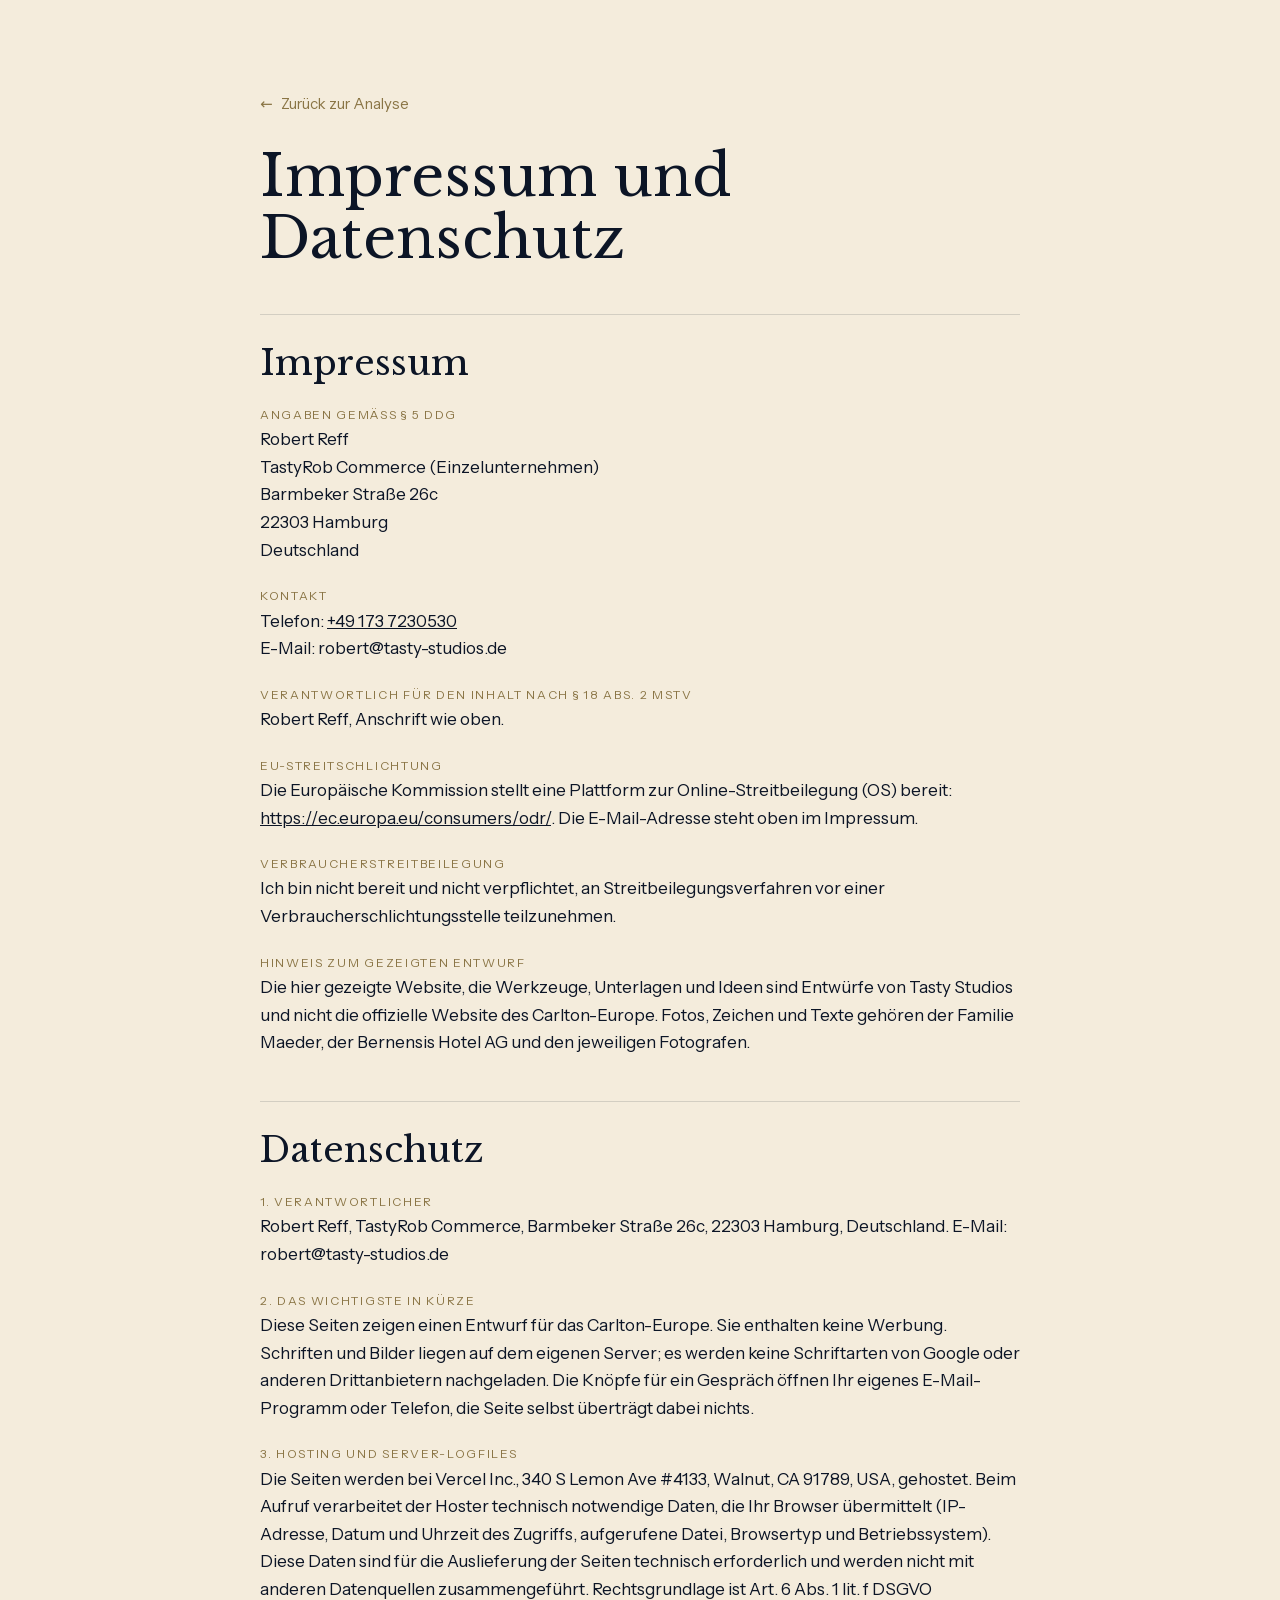
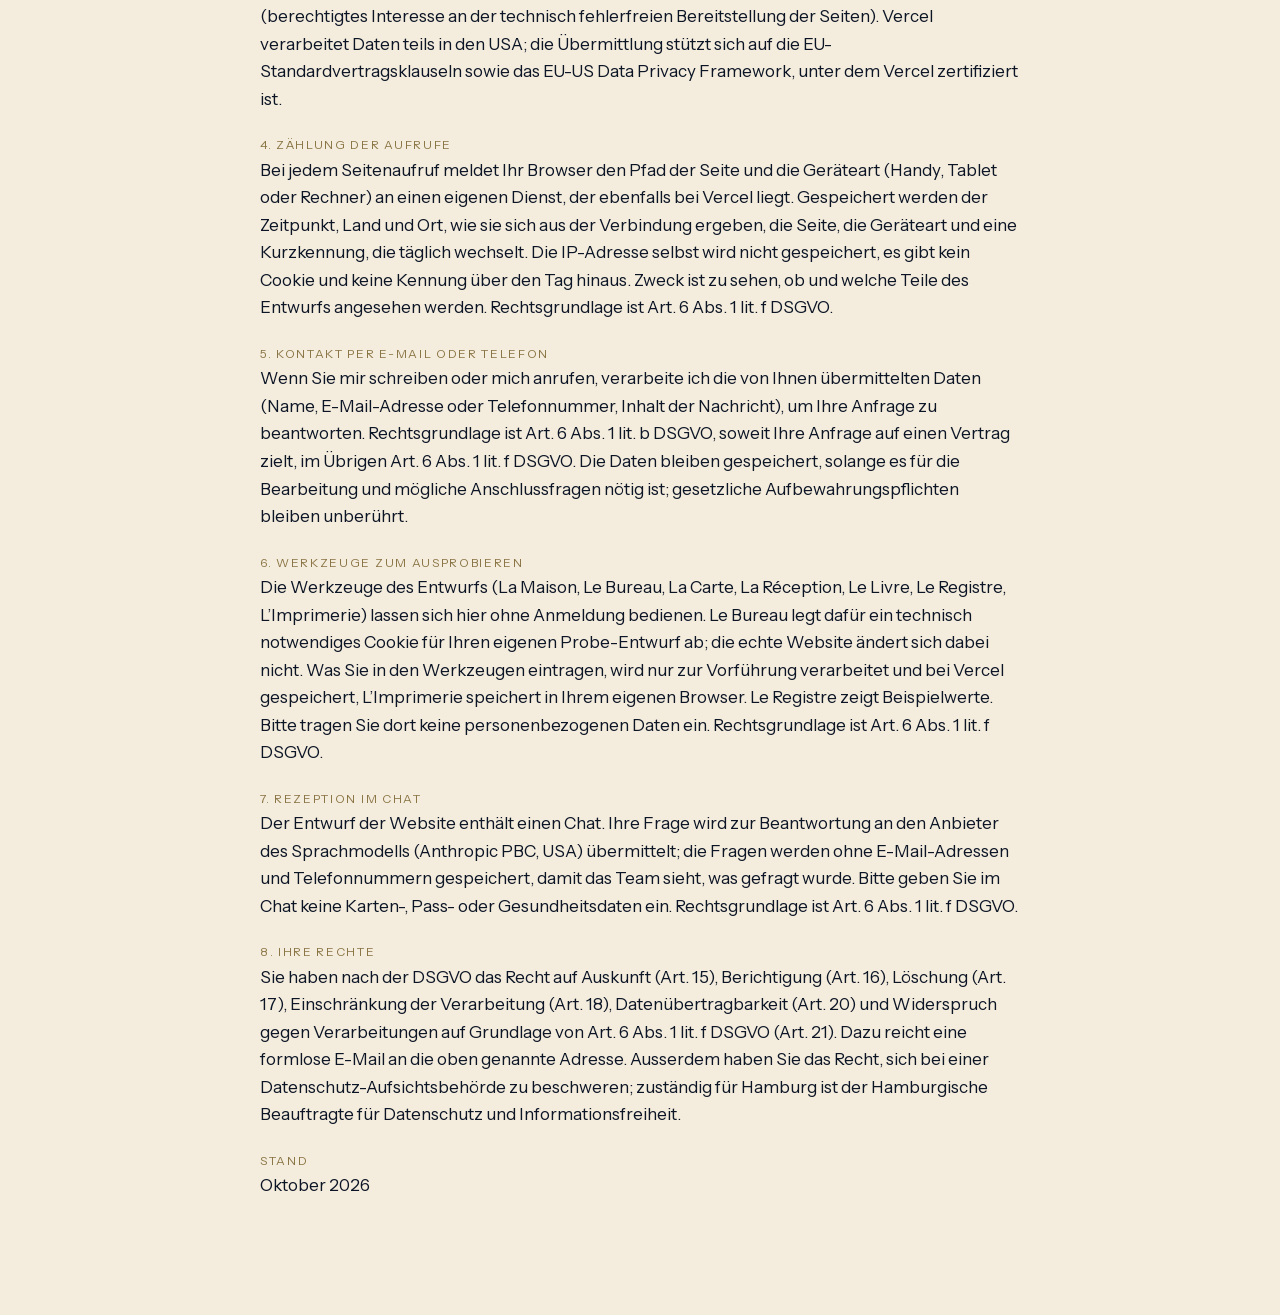
<file: impressum.html>
<!doctype html>
<html lang="de-CH">
<head><script data-wurzel>/* Wurzel-Weiche: Seite laeuft an der Wurzel einer Adresse oder in einem Unterordner (github.io/<repo>/) */(function(){var D=0,p=location.pathname.split('/');p.splice(p.length-1-D,D+1);var W=p.join('/')+'/';window.__W=W;if(W==='/')return;var O=location.origin;
function f(u){if(typeof u!=='string')return u;if(u.indexOf(O+'/')===0)return O+f(u.slice(O.length));if(u.charAt(0)!=='/'||u.charAt(1)==='/'||u.indexOf(W)===0||u+'/'===W)return u;return W+u.slice(1)}
function s(v){return typeof v!=='string'?v:v.replace(/(^|,)(\s*)(\S+)/g,function(m,a,b,u){return a+b+f(u)})}
function c(v){return typeof v!=='string'?v:v.replace(/url\(\s*(['"]?)([^'")]+)/g,function(m,q,u){return 'url('+q+f(u)})}
function h(v){return typeof v!=='string'?v:c(v.replace(/(\s(?:src|href|poster|action|data-src|data-href)\s*=\s*)(["'])([^"']*)\2/gi,function(m,a,q,u){return a+q+f(u)+q}).replace(/(\s(?:srcset|imagesrcset|data-srcset)\s*=\s*)(["'])([^"']*)\2/gi,function(m,a,q,u){return a+q+s(u)+q}))}
function d(K,k,g){K=window[K];if(!K)return;var x=Object.getOwnPropertyDescriptor(K.prototype,k);if(!x||!x.set)return;Object.defineProperty(K.prototype,k,{configurable:true,enumerable:x.enumerable,get:x.get,set:function(v){x.set.call(this,g(v))}})}
[['HTMLImageElement','src'],['HTMLScriptElement','src'],['HTMLLinkElement','href'],['HTMLIFrameElement','src'],['HTMLSourceElement','src'],['HTMLMediaElement','src'],['HTMLVideoElement','poster'],['HTMLAnchorElement','href'],['HTMLAreaElement','href'],['HTMLFormElement','action'],['HTMLEmbedElement','src'],['HTMLObjectElement','data']].forEach(function(z){d(z[0],z[1],f)});
[['HTMLImageElement','srcset'],['HTMLSourceElement','srcset'],['HTMLLinkElement','imageSrcset']].forEach(function(z){d(z[0],z[1],s)});
d('Element','innerHTML',h);d('Element','outerHTML',h);var iah=Element.prototype.insertAdjacentHTML;Element.prototype.insertAdjacentHTML=function(w,v){return iah.call(this,w,h(v))};
var sa=Element.prototype.setAttribute;Element.prototype.setAttribute=function(n,v){var l=String(n).toLowerCase();if(/^(src|href|poster|action|data|data-src|data-href)$/.test(l))v=f(v);else if(/srcset$/.test(l))v=s(v);else if(l==='style')v=c(v);return sa.call(this,n,v)};
var st=CSSStyleDeclaration.prototype,sp=st.setProperty;st.setProperty=function(n,v,q){return sp.call(this,n,c(v),q)};['background','backgroundImage','cssText','maskImage','webkitMaskImage','listStyleImage','borderImageSource','content'].forEach(function(k){var x=Object.getOwnPropertyDescriptor(st,k);if(x&&x.set)Object.defineProperty(st,k,{configurable:true,enumerable:x.enumerable,get:x.get,set:function(v){x.set.call(this,c(v))}})});
var F=window.fetch;if(F)window.fetch=function(i,o){if(typeof i==='string')i=f(i);else if(i instanceof URL)i=f(i.href);return F.call(this,i,o)};
var XO=XMLHttpRequest.prototype.open;XMLHttpRequest.prototype.open=function(){var a=[].slice.call(arguments);a[1]=f(a[1] instanceof URL?a[1].href:a[1]);return XO.apply(this,a)};
if(navigator.sendBeacon){var B=navigator.sendBeacon;navigator.sendBeacon=function(u,x){return B.call(navigator,f(u),x)}}
var wo=window.open;window.open=function(u){var a=[].slice.call(arguments);a[0]=f(u);return wo.apply(window,a)};
var dw=document.write,dl=document.writeln;document.write=function(){return dw.apply(document,[].map.call(arguments,h))};document.writeln=function(){return dl.apply(document,[].map.call(arguments,h))};
['pushState','replaceState'].forEach(function(k){var o=history[k];history[k]=function(a,b,u){return o.call(history,a,b,u==null?u:f(String(u)))}});
function e(el){if(!el||el.nodeType!==1)return;['src','href','poster','action'].forEach(function(a){var v=el.getAttribute(a);if(v&&v.charAt(0)==='/'){var z=f(v);if(z!==v)sa.call(el,a,z)}});var t=el.getAttribute('srcset');if(t&&/(^|,)\s*\/[^\/]/.test(t)){var z=s(t);if(z!==t)sa.call(el,'srcset',z)}t=el.getAttribute('style');if(t&&/url\(\s*['"]?\/[^\/]/.test(t)){z=c(t);if(z!==t)sa.call(el,'style',z)}}
new MutationObserver(function(ms){ms.forEach(function(m){if(m.type==='attributes')e(m.target);else m.addedNodes.forEach(function(n){if(n.nodeType!==1)return;e(n);var l=n.querySelectorAll('[src],[href],[srcset],[poster],[action],[style]');for(var i=0;i<l.length;i++)e(l[i])})})}).observe(document.documentElement,{childList:true,subtree:true,attributes:true,attributeFilter:['src','href','srcset','poster','action','style']})})();</script>
<meta charset="utf-8">
<meta name="viewport" content="width=device-width, initial-scale=1">
<title>Impressum und Datenschutz · Tasty Studios</title>
<meta name="robots" content="noindex, nofollow">
<meta name="theme-color" content="#06142b">
<style>
:root{--nacht:#06142b;--papier:#f4ecdc;--tinte:#0c1526;--taupe:#8a7545;--gold:#dcc68f}
@font-face{font-family:'Baskerville CE';src:url(assets/fonts/libre-baskerville-400.woff2) format('woff2');font-display:swap}
@font-face{font-family:'Instrument CE';src:url(assets/fonts/InstrumentSans-normal-400_600.woff2) format('woff2');font-display:swap}
html{background:var(--papier)}body{margin:0;color:var(--tinte);font:400 17px/1.62 'Instrument CE',system-ui,sans-serif}
.ip-s{max-width:760px;margin:0 auto;padding:clamp(40px,7vw,96px) 16px clamp(60px,9vw,120px)}
.ip-z{display:inline-flex;gap:8px;color:var(--taupe);text-decoration:none;font-size:15px}.ip-z:hover{color:var(--tinte)}
h1{font:400 clamp(2.2rem,5vw,3.6rem)/1.08 'Baskerville CE',Georgia,serif;margin:28px 0 8px}
h2{font:400 clamp(1.6rem,3vw,2.2rem)/1.15 'Baskerville CE',Georgia,serif;margin:44px 0 6px;padding-top:28px;border-top:1px solid rgba(12,21,38,.14)}
.ip-k{margin:22px 0 2px;font-size:12px;letter-spacing:.14em;text-transform:uppercase;color:var(--taupe)}
p{margin:0}a{color:var(--tinte)}
</style>
<script src="besuch.js?v=3c4c57a56e" defer></script><script src="verweil.js?v=5881fd455d" defer></script></head>
<body>
<main class="ip-s">
  <a class="ip-z" href="index.html"><span aria-hidden="true">←</span> Zurück zur Analyse</a>
  <h1>Impressum und Datenschutz</h1>
  <section class="ip-a" aria-label="Impressum"><h2>Impressum</h2><p class="ip-k">Angaben gemäss § 5 DDG</p><p>Robert Reff<br>TastyRob Commerce (Einzelunternehmen)<br>Barmbeker Straße 26c<br>22303 Hamburg<br>Deutschland</p><p class="ip-k">Kontakt</p><p>Telefon: <a href="tel:+491737230530">+49 173 7230530</a><br>E-Mail: <span class="mail">robert@tasty-studios.de</span></p><p class="ip-k">Verantwortlich für den Inhalt nach § 18 Abs. 2 MStV</p><p>Robert Reff, Anschrift wie oben.</p><p class="ip-k">EU-Streitschlichtung</p><p>Die Europäische Kommission stellt eine Plattform zur Online-Streitbeilegung (OS) bereit: <a href="https://ec.europa.eu/consumers/odr/" target="_blank" rel="noopener">https://ec.europa.eu/consumers/odr/</a>. Die E-Mail-Adresse steht oben im Impressum.</p><p class="ip-k">Verbraucherstreitbeilegung</p><p>Ich bin nicht bereit und nicht verpflichtet, an Streitbeilegungsverfahren vor einer Verbraucherschlichtungsstelle teilzunehmen.</p><p class="ip-k">Hinweis zum gezeigten Entwurf</p><p>Die hier gezeigte Website, die Werkzeuge, Unterlagen und Ideen sind Entwürfe von Tasty Studios und nicht die offizielle Website des Carlton-Europe. Fotos, Zeichen und Texte gehören der Familie Maeder, der Bernensis Hotel AG und den jeweiligen Fotografen.</p></section><section class="ip-a" aria-label="Datenschutz"><h2>Datenschutz</h2><p class="ip-k">1. Verantwortlicher</p><p>Robert Reff, TastyRob Commerce, Barmbeker Straße 26c, 22303 Hamburg, Deutschland. E-Mail: <span class="mail">robert@tasty-studios.de</span></p><p class="ip-k">2. Das Wichtigste in Kürze</p><p>Diese Seiten zeigen einen Entwurf für das Carlton-Europe. Sie enthalten keine Werbung. Schriften und Bilder liegen auf dem eigenen Server; es werden keine Schriftarten von Google oder anderen Drittanbietern nachgeladen. Die Knöpfe für ein Gespräch öffnen Ihr eigenes E-Mail-Programm oder Telefon, die Seite selbst überträgt dabei nichts.</p><p class="ip-k">3. Hosting und Server-Logfiles</p><p>Die Seiten werden bei Vercel Inc., 340 S Lemon Ave #4133, Walnut, CA 91789, USA, gehostet. Beim Aufruf verarbeitet der Hoster technisch notwendige Daten, die Ihr Browser übermittelt (IP-Adresse, Datum und Uhrzeit des Zugriffs, aufgerufene Datei, Browsertyp und Betriebssystem). Diese Daten sind für die Auslieferung der Seiten technisch erforderlich und werden nicht mit anderen Datenquellen zusammengeführt. Rechtsgrundlage ist Art. 6 Abs. 1 lit. f DSGVO (berechtigtes Interesse an der technisch fehlerfreien Bereitstellung der Seiten). Vercel verarbeitet Daten teils in den USA; die Übermittlung stützt sich auf die EU-Standardvertragsklauseln sowie das EU-US Data Privacy Framework, unter dem Vercel zertifiziert ist.</p><p class="ip-k">4. Zählung der Aufrufe</p><p>Bei jedem Seitenaufruf meldet Ihr Browser den Pfad der Seite und die Geräteart (Handy, Tablet oder Rechner) an einen eigenen Dienst, der ebenfalls bei Vercel liegt. Gespeichert werden der Zeitpunkt, Land und Ort, wie sie sich aus der Verbindung ergeben, die Seite, die Geräteart und eine Kurzkennung, die täglich wechselt. Die IP-Adresse selbst wird nicht gespeichert, es gibt kein Cookie und keine Kennung über den Tag hinaus. Zweck ist zu sehen, ob und welche Teile des Entwurfs angesehen werden. Rechtsgrundlage ist Art. 6 Abs. 1 lit. f DSGVO.</p><p class="ip-k">5. Kontakt per E-Mail oder Telefon</p><p>Wenn Sie mir schreiben oder mich anrufen, verarbeite ich die von Ihnen übermittelten Daten (Name, E-Mail-Adresse oder Telefonnummer, Inhalt der Nachricht), um Ihre Anfrage zu beantworten. Rechtsgrundlage ist Art. 6 Abs. 1 lit. b DSGVO, soweit Ihre Anfrage auf einen Vertrag zielt, im Übrigen Art. 6 Abs. 1 lit. f DSGVO. Die Daten bleiben gespeichert, solange es für die Bearbeitung und mögliche Anschlussfragen nötig ist; gesetzliche Aufbewahrungspflichten bleiben unberührt.</p><p class="ip-k">6. Werkzeuge zum Ausprobieren</p><p>Die Werkzeuge des Entwurfs (La Maison, Le Bureau, La Carte, La Réception, Le Livre, Le Registre, L’Imprimerie) lassen sich hier ohne Anmeldung bedienen. Le Bureau legt dafür ein technisch notwendiges Cookie für Ihren eigenen Probe-Entwurf ab; die echte Website ändert sich dabei nicht. Was Sie in den Werkzeugen eintragen, wird nur zur Vorführung verarbeitet und bei Vercel gespeichert, L’Imprimerie speichert in Ihrem eigenen Browser. Le Registre zeigt Beispielwerte. Bitte tragen Sie dort keine personenbezogenen Daten ein. Rechtsgrundlage ist Art. 6 Abs. 1 lit. f DSGVO.</p><p class="ip-k">7. Rezeption im Chat</p><p>Der Entwurf der Website enthält einen Chat. Ihre Frage wird zur Beantwortung an den Anbieter des Sprachmodells (Anthropic PBC, USA) übermittelt; die Fragen werden ohne E-Mail-Adressen und Telefonnummern gespeichert, damit das Team sieht, was gefragt wurde. Bitte geben Sie im Chat keine Karten-, Pass- oder Gesundheitsdaten ein. Rechtsgrundlage ist Art. 6 Abs. 1 lit. f DSGVO.</p><p class="ip-k">8. Ihre Rechte</p><p>Sie haben nach der DSGVO das Recht auf Auskunft (Art. 15), Berichtigung (Art. 16), Löschung (Art. 17), Einschränkung der Verarbeitung (Art. 18), Datenübertragbarkeit (Art. 20) und Widerspruch gegen Verarbeitungen auf Grundlage von Art. 6 Abs. 1 lit. f DSGVO (Art. 21). Dazu reicht eine formlose E-Mail an die oben genannte Adresse. Ausserdem haben Sie das Recht, sich bei einer Datenschutz-Aufsichtsbehörde zu beschweren; zuständig für Hamburg ist der Hamburgische Beauftragte für Datenschutz und Informationsfreiheit.</p><p class="ip-k">Stand</p><p>Oktober 2026</p></section>
</main>
</body>
</html>
</file>
<file: assets/seite.css>
/* Potenzialanalyse Carlton-Europe: Nachtblau, Gold, Baskerville, Tapete. Nur transform und opacity bewegen sich (Regel 55). */
@font-face{font-family:'Baskerville CE';font-style:normal;font-weight:400;font-display:swap;src:url(fonts/libre-baskerville-400.woff2) format('woff2')}
@font-face{font-family:'Baskerville CE';font-style:normal;font-weight:700;font-display:swap;src:url(fonts/libre-baskerville-700.woff2) format('woff2')}
@font-face{font-family:'Baskerville CE';font-style:italic;font-weight:400;font-display:swap;src:url(fonts/libre-baskerville-400-italic.woff2) format('woff2')}
@font-face{font-family:'Instrument Sans';font-style:normal;font-weight:400 600;font-display:swap;src:url(fonts/InstrumentSans-normal-400_600.woff2) format('woff2')}
@font-face{font-family:'Baskerville Ersatz';src:local('Georgia');size-adjust:108%}
@font-face{font-family:'Sans Ersatz';src:local('Arial');size-adjust:99%}
:root{--nacht:#0c1e3c;--navy:#142b52;--blau:#12305e;--papier:#f7f1e4;--creme:#e8dbbf;--weiss:#fbf6ea;--gold:#dcc68f;--taupe:#8a7545;--tinte:#0c1526;--rot:#b5442c;
 --serif:'Baskerville CE','Baskerville Ersatz',Georgia,serif;--sans:'Instrument Sans','Sans Ersatz',system-ui,-apple-system,'Segoe UI',sans-serif;
 --ein:cubic-bezier(.22,.8,.24,1);--rand:clamp(20px,4.6vw,76px);--max:1380px;--abschnitt:clamp(72px,9vw,140px)}
*{box-sizing:border-box}
html{scroll-behavior:smooth;scroll-padding-top:70px;-webkit-text-size-adjust:100%}
body{margin:0;background:var(--nacht);color:#fff;font-family:var(--sans);font-size:17px;line-height:1.62;overflow-x:clip}
img{display:block;max-width:100%;height:auto}
a{color:inherit}
code{font:.86em/1.4 ui-monospace,'SF Mono',Menlo,monospace;background:rgba(138,117,69,.16);padding:1px 6px;border-radius:5px;word-break:break-all}
.tapete{background-image:url(bilder/tapete-navy-hell.webp);background-size:1100px auto;background-position:50% 0;background-color:var(--navy)}
h1,h2,h3{font-family:var(--serif);font-weight:400;letter-spacing:0;text-wrap:balance;margin:0}
h2{font-size:clamp(2rem,4.2vw,3.9rem);line-height:1.1}
p{margin:0 0 1em;text-wrap:pretty}
.kz{display:flex;align-items:center;gap:14px;font:600 12.5px/1 var(--sans);letter-spacing:.2em;text-transform:uppercase;color:var(--gold);margin:0 0 22px}
.kz span{font-family:var(--serif);font-size:1.3rem;letter-spacing:0}.kz i{display:block;width:54px;height:1px;background:var(--gold);opacity:.6}

/* Leiste */
.leiste{position:fixed;inset:12px var(--rand) auto var(--rand);z-index:50;display:flex;align-items:center;gap:18px;padding:8px 10px 8px 18px;border-radius:999px;
 background:rgba(6,20,43,.88);box-shadow:0 10px 30px rgba(0,0,0,.35),inset 0 1px 0 rgba(255,255,255,.12),inset 0 0 0 1px rgba(220,198,143,.28)}
.leiste__name{display:flex;align-items:center;gap:12px;text-decoration:none;font:600 .95rem/1 var(--serif);letter-spacing:.05em;text-transform:uppercase;white-space:nowrap}
.leiste__name img{width:34px;height:auto;filter:brightness(0) invert(1) sepia(.4) saturate(1.4) brightness(.9)}
.leiste__was{flex:1;font-size:12px;letter-spacing:.16em;text-transform:uppercase;color:var(--gold);opacity:.8;white-space:nowrap;overflow:hidden;text-overflow:ellipsis}
.leiste__menu{position:relative}
.leiste__menu summary,.knopf,.ansehen,.mehr summary{list-style:none;cursor:pointer}
.leiste__menu summary::-webkit-details-marker,.mehr summary::-webkit-details-marker,.neu summary::-webkit-details-marker{display:none}
.leiste__menu summary{display:flex;align-items:center;gap:10px;height:42px;padding:0 20px;border-radius:999px;font:600 12px/1 var(--sans);letter-spacing:.15em;text-transform:uppercase;
 background:linear-gradient(#1e3c72,#0b1f40 55%,#050f22);box-shadow:0 5px 14px rgba(0,0,0,.45),inset 0 1px 0 rgba(255,255,255,.26),inset 0 0 0 1px rgba(0,0,0,.5)}
.leiste__menu summary b,.knopf b,.ansehen b,.mehr summary b,.neu summary b{width:8px;height:8px;border-right:1.6px solid currentColor;border-bottom:1.6px solid currentColor;transform:rotate(45deg) translate(-2px,-2px);transition:transform .4s var(--ein)}
.leiste__menu[open] summary b,.mehr[open] summary b,.neu[open] summary b{transform:rotate(225deg) translate(-2px,-2px)}
.leiste__menu nav{position:absolute;right:0;top:calc(100% + 12px);width:min(320px,86vw);padding:10px;border-radius:22px;background:var(--navy);box-shadow:0 22px 50px rgba(0,0,0,.5),inset 0 0 0 1px rgba(220,198,143,.3);display:grid}
.leiste__menu nav a{display:flex;align-items:baseline;gap:14px;padding:12px 14px;border-radius:14px;text-decoration:none;font-family:var(--serif);font-size:1.05rem}
.leiste__menu nav a span{font-size:.8rem;color:var(--gold);min-width:24px}
.leiste__menu nav a:hover{background:rgba(255,255,255,.07)}
.fortschritt{position:fixed;left:0;top:0;height:3px;width:100%;z-index:60;background:var(--gold);transform-origin:0 50%;transform:scaleX(0)}

/* Knöpfe */
.knopf,.ansehen{display:inline-flex;align-items:center;gap:14px;height:52px;padding:0 28px;border-radius:999px;text-decoration:none;font:600 12.5px/1 var(--sans);letter-spacing:.15em;text-transform:uppercase;color:#fff;
 background:linear-gradient(#24477f,#12305e 50%,#0a1c3b);box-shadow:0 8px 20px rgba(0,0,0,.45),inset 0 1px 0 rgba(255,255,255,.28),inset 0 0 0 1px rgba(0,0,0,.5);transition:transform .5s var(--ein),box-shadow .5s var(--ein)}
.knopf b,.ansehen b{transform:rotate(-45deg)}
@media (hover:hover){.knopf:hover,.ansehen:hover{transform:translate3d(0,-2px,0);box-shadow:0 14px 26px rgba(0,0,0,.5),inset 0 1px 0 rgba(255,255,255,.32),inset 0 0 0 1px rgba(0,0,0,.5)}}
.ansehen{height:44px;padding:0 22px;font-size:11.5px}

/* Hero */
/* ---------- Auftakt: Haus in voller Farbe, goldenes Zeichen, Name, Platte (16.10.2026) ---------- */
.hero{position:relative;height:100svh;min-height:680px;overflow:clip;background:var(--nacht);display:block;color:#fff}
.hero__bild{position:absolute;inset:0;width:100%;height:100%;object-fit:cover;object-position:60% 40%;background-size:cover}
.hero__licht{position:absolute;inset:0;pointer-events:none;background:linear-gradient(180deg,rgba(2,8,20,.32) 0%,rgba(2,8,20,0) 26%,rgba(2,8,20,0) 52%,rgba(2,8,20,.6) 100%)}
.hero__ce{position:absolute;z-index:2;left:50%;top:44px;translate:-50% 0;width:150px;height:auto;filter:drop-shadow(0 4px 18px rgba(0,0,0,.35))}
.hero__mitte{position:absolute;z-index:2;left:0;right:0;top:0;bottom:0;display:flex;flex-direction:column;align-items:center;justify-content:center;text-align:center;padding:0 var(--rand) 120px}
.hero__mitte::before{content:"";position:absolute;inset:-18% -14%;z-index:-1;background:radial-gradient(ellipse 50% 50% at 50% 50%,rgba(2,8,20,.5),rgba(2,8,20,0) 100%);pointer-events:none}
.hero__name{margin:0 0 26px;font:400 clamp(1.5rem,3.5vw,3.5rem)/1.1 var(--serif);letter-spacing:.2em;text-transform:uppercase;text-shadow:0 2px 30px rgba(4,12,28,.55)}
.hero__ort{display:flex;align-items:center;gap:22px;margin:4px 0 38px;font:600 13px/1.2 var(--sans);letter-spacing:.38em;text-transform:uppercase}
.hero__ort i{display:block;width:clamp(36px,6vw,92px);height:1px;background:linear-gradient(90deg,transparent,#e7d49a)}.hero__ort i:last-child{background:linear-gradient(270deg,transparent,#e7d49a)}
.hero__ort span{background:linear-gradient(180deg,#fbeec4,#e2c985 55%,#bf9f58);-webkit-background-clip:text;background-clip:text;color:transparent;filter:drop-shadow(0 1px 10px rgba(0,0,0,.55))}
.hero h1{margin:0;font-size:clamp(1.5rem,2.5vw,2.4rem);line-height:1.38;letter-spacing:.005em;max-width:none;text-wrap:balance;text-shadow:0 2px 26px rgba(4,12,28,.6)}
.hero__fakt{margin:34px 0 0;font:500 11.5px/1.6 var(--sans);letter-spacing:.3em;text-transform:uppercase;color:#fff;text-shadow:0 0 14px rgba(2,8,20,.95),0 2px 24px rgba(2,8,20,.9)}
.hero__platte{position:absolute;z-index:3;left:50%;translate:-50% 0;bottom:clamp(28px,6vh,56px);width:min(1200px,calc(100% - 2*var(--rand)));display:flex;align-items:center;justify-content:space-between;gap:12px;padding:9px 9px 9px 14px;border-radius:999px;
 background:linear-gradient(180deg,#fdf8ea,#efe3c6 60%,#e2d1a6);box-shadow:inset 0 1px 0 #fff,inset 0 0 0 1px rgba(255,255,255,.35),inset 0 -3px 0 rgba(110,88,44,.35),0 30px 50px -18px rgba(0,0,0,.75),0 2px 4px rgba(0,0,0,.3)}
.hero__platte::before{content:"";position:absolute;inset:5px;border-radius:999px;border:1px solid rgba(138,117,69,.35);pointer-events:none}
.hero__platte nav{display:flex;flex:1;align-items:center}
.hero__platte nav a{position:relative;flex:1;display:flex;flex-direction:column;align-items:center;gap:7px;padding:8px 10px 9px;white-space:nowrap;text-decoration:none;color:#0c1e3c}
.hero__platte nav a+a::before{content:"";position:absolute;left:0;top:14%;bottom:14%;width:1px;background:linear-gradient(transparent,rgba(138,117,69,.6),transparent)}
.hero__platte em{font:600 10.5px/1 var(--sans);font-style:normal;letter-spacing:.3em;padding-left:.3em;color:#9a7f3f}
.hero__platte nav span{font:400 1.14rem/1.1 var(--serif);letter-spacing:.015em}
.hero__platte nav a:hover span{color:var(--blau)}
.hero__platte .knopf{flex:none;height:60px;padding:0 30px;gap:18px}
@keyframes hhoch{from{translate:0 34px}}@keyframes hzoom{from{scale:1.16}}
@keyframes hplatte{from{translate:-50% 34px}}
.hero .a{animation:hhoch 1.4s var(--feder-leise) backwards}
.hero__ce.a{animation-name:hce}@keyframes hce{from{translate:-50% 34px}}
.hero__platte.a{animation-name:hplatte}
.hero__bild{animation:hzoom 3.4s cubic-bezier(.16,1,.3,1) backwards}
.ce-ruhig .hero .a,.ce-ruhig .hero__bild{animation:none!important}
body:has(.hero__platte){--auftakt:1}
@media (min-width:1061px){.dock{transition:translate .8s var(--feder-leise)}body.im-auftakt .dock{translate:-50% 160%;pointer-events:none}}
@media (max-width:1060px){.hero__ce{top:96px;width:120px}}
@media (max-width:900px){
 .hero{height:auto;min-height:100svh;display:flex;flex-direction:column;justify-content:flex-end}
 .hero__ce{top:92px}.hero__mitte{position:relative;inset:auto;padding:150px var(--rand) 26px;justify-content:flex-end}
 .hero__name{font-size:clamp(1.15rem,5.2vw,1.8rem);letter-spacing:.14em}.hero__ort{gap:12px;letter-spacing:.2em;font-size:11px;margin-bottom:26px}.hero__ort i{width:22px}
 .hero h1{font-size:clamp(1.35rem,5.6vw,1.9rem)}.hero h1 br{display:none}.hero__fakt{letter-spacing:.14em;font-size:10.5px;margin-top:22px}
 .hero__platte{position:relative;left:auto;translate:none;bottom:auto;margin:0 var(--rand) 24px;width:auto;flex-direction:column;border-radius:30px;padding:12px}.hero__platte::before{border-radius:24px}
 .hero__platte nav{display:grid;grid-template-columns:1fr 1fr;width:100%}.hero__platte nav a{padding:10px 6px;white-space:normal;text-align:center;min-width:0}.hero__platte nav span{font-size:1rem}.hero__platte nav a:nth-child(3)::before{display:none}.hero__platte .knopf{width:100%;justify-content:space-between}
 .hero__platte.a{animation-name:hhoch}
}

/* Handy aus Blender mit echter Aufnahme */
.tel{position:relative;aspect-ratio:1400/2600;margin:0 auto}
.tel__rahmen{position:absolute;inset:0;width:100%;height:100%;z-index:0;pointer-events:none;-webkit-mask-image:linear-gradient(90deg,transparent,#000 9%,#000 91%,transparent),linear-gradient(0deg,transparent,#000 4%,#000 96%,transparent);-webkit-mask-composite:source-in;mask-image:linear-gradient(90deg,transparent,#000 9%,#000 91%,transparent),linear-gradient(0deg,transparent,#000 4%,#000 96%,transparent);mask-composite:intersect}
.tel__schirm{position:absolute;z-index:1;left:17.07%;top:11.62%;width:65.5%;height:76.69%;border-radius:12.6%/5.8%;overflow:hidden;background:#111;isolation:isolate}
.tel__streifen{position:absolute;inset:0}
.tel__seite{position:absolute;left:0;right:0;top:0;height:100%;background:#fbf6ea;transform:translate3d(0,calc(var(--i) * 100%),0)}
.tel__seite img{width:100%;height:100%;object-fit:cover}
.tel__insel{position:absolute;z-index:2;left:39.64%;top:12.88%;width:20.71%;height:2.9%;border-radius:999px;background:#050505}
.tel__zeit{position:absolute;left:50%;bottom:6%;translate:-50% 0;z-index:2;padding:9px 16px;border-radius:999px;background:rgba(6,20,43,.88);color:#fff;font-size:clamp(10px,.9vw,13px);letter-spacing:.14em;text-transform:uppercase;white-space:nowrap}
.kreis{position:absolute;z-index:2;border:3px solid var(--rot);border-radius:50%;rotate:-2deg;box-shadow:0 0 0 1px rgba(255,255,255,.45);opacity:0}

/* Gut, Grenzen, Fuss */
.gut{padding:var(--abschnitt) var(--rand)}
.gut__kopf,.gut__raster{max-width:var(--max);margin:0 auto}
.gut__kopf{margin-bottom:clamp(30px,4vw,54px)}
.gut__raster{display:grid;grid-template-columns:repeat(3,1fr);gap:clamp(22px,3vw,44px)}
.gut__raster>div{padding-top:20px;border-top:1px solid rgba(220,198,143,.4)}

.grenzen{background:var(--papier) url(bilder/tapete-hell.webp) 50% 0/1100px auto;color:var(--tinte);padding:var(--abschnitt) var(--rand)}
.grenzen__in{max-width:900px;margin:0 auto}.grenzen h2{margin-bottom:28px;color:var(--navy)}
.fuss{background:var(--nacht);padding:clamp(60px,8vw,110px) var(--rand) 40px}
.fuss__in{max-width:var(--max);margin:0 auto}
.fuss__satz{font:400 clamp(2.4rem,7vw,6rem)/1 var(--serif);color:var(--gold);margin-bottom:clamp(30px,4vw,56px)}
.fuss__spalten{display:grid;grid-template-columns:1fr 1fr;gap:30px;margin-bottom:34px}
.fuss__k{font:600 11.5px/1 var(--sans);letter-spacing:.18em;text-transform:uppercase;color:var(--taupe)}
.fuss__klein{font-size:.85rem;color:rgba(255,255,255,.55);max-width:80ch}


.tel--panel{height:min(calc(84svh + 60px),860px)}

/* Bereichskarten */
.bereiche{padding:var(--abschnitt) var(--rand) clamp(50px,6vw,90px)}
.bereiche__kopf,.karten,.bereiche__fold{max-width:var(--max);margin:0 auto}
.bereiche__kopf{margin-bottom:clamp(28px,4vw,50px)}
.scope{max-width:64ch;margin-top:16px;color:rgba(255,255,255,.8)}
.karten{display:grid;grid-template-columns:repeat(4,1fr);gap:clamp(12px,1.4vw,20px)}
.karte{position:relative;display:grid;align-content:start;gap:4px;padding:10px 10px 18px;border-radius:26px;text-decoration:none;color:var(--tinte);background:linear-gradient(#fffdf7,#efe4cc);box-shadow:0 16px 34px rgba(0,0,0,.4),inset 0 1px 0 #fff,inset 0 0 0 1px rgba(110,88,44,.2);transition:transform .6s var(--ein),box-shadow .6s var(--ein)}
@media (hover:hover){.karte:hover{transform:translate3d(0,-6px,0);box-shadow:0 26px 44px rgba(0,0,0,.5),inset 0 1px 0 #fff,inset 0 0 0 1px rgba(110,88,44,.2)}}
.karte__bild{display:block;border-radius:18px;overflow:hidden;aspect-ratio:4/3}.karte__bild img{width:100%;height:100%;object-fit:cover}
.karte__nr{position:absolute;left:22px;top:20px;padding:5px 12px;border-radius:999px;background:rgba(6,20,43,.82);color:var(--gold);font:600 12px/1 var(--sans);letter-spacing:.14em}
.karte__z{margin:14px 8px 0;font:400 clamp(1.9rem,2.6vw,2.7rem)/1 var(--serif);color:var(--blau);white-space:nowrap}
.karte__zz{margin:0 8px;font-size:.88rem;line-height:1.35;color:#4a3f26;min-height:2.4em}
.karte__name{margin:8px 8px 0;padding-top:10px;border-top:1px solid rgba(138,117,69,.4);display:flex;justify-content:space-between;align-items:baseline;font:600 12px/1.2 var(--sans);letter-spacing:.15em;text-transform:uppercase;color:var(--navy)}
.karte__name small{font-size:11px;letter-spacing:.08em;color:var(--taupe);text-transform:none}
.bereiche__fold{margin-top:22px}

/* Hero-Index */


/* ---------- Bewegung: Weg am Scrollen, Puls nach dem Auslöser, Zoom im Rahmen, Überschrift aus dem Schlitz ---------- */
:root{--feder:cubic-bezier(.16,1,.3,1);--feder-leise:cubic-bezier(.16,1,.3,1)}
@keyframes zug{from{translate:0 var(--weg,80px)}}
@keyframes puls{from{scale:var(--kl,.93)}}
@keyframes zoomein{from{transform:scale(1.16)}}
@keyframes kreis{from{scale:.6;opacity:0}to{scale:1;opacity:1}}
[data-r=zug]{--weg:80px}
@supports (animation-timeline:view()){
 [data-r=zug]:not(.da){animation:zug linear both;animation-timeline:view();animation-range:cover 0% cover 55vh}
 [data-r=zug].da:not(.fertig){animation:zug linear both;animation-timeline:view();animation-range:cover 0% cover 55vh}
 [data-r=zug].fertig{animation:zug linear both;animation-timeline:view();animation-range:cover 0% cover 55vh}
}
@supports not (animation-timeline:view()){
 [data-r=zug]{opacity:0;translate:0 44px;transition:opacity .9s var(--feder-leise),translate 1.2s var(--feder-leise)}
 [data-r=zug].da{opacity:1;translate:none}
}
.da .tel__schirm img,.da .fenster img,.da .rahmen2__k img{animation:zoomein 2.8s cubic-bezier(.16,1,.3,1) backwards}
.da .kreis{animation:kreis .7s var(--feder) .2s both}
.zw{display:inline-block;overflow:hidden;vertical-align:top;padding-bottom:.14em;margin-bottom:-.14em}
.zw>span{display:inline-block;transform:translate3d(0,112%,0);transition:transform 1.15s var(--feder-leise)}
.da .zw>span,.kein-js .zw>span{transform:none}
[data-zeilen]{--weg:0px}
.ce-ruhig [data-r],.ce-ruhig .zw>span{animation:none!important;transition:none!important;translate:none!important;transform:none!important;opacity:1!important}

/* ---------- Dock ---------- */
.dock{position:fixed;z-index:60;left:50%;bottom:16px;translate:-50% 0;display:none;align-items:center;gap:2px;padding:7px;border-radius:999px;background:rgba(6,20,43,.9);box-shadow:0 16px 40px rgba(0,0,0,.5),inset 0 1px 0 rgba(255,255,255,.14),inset 0 0 0 1px rgba(220,198,143,.3)}
.dock a{display:flex;align-items:center;gap:8px;height:42px;padding:0 15px;border-radius:999px;text-decoration:none;font:600 12.5px/1 var(--sans);letter-spacing:.03em;color:#fff;transition:background .4s var(--feder-leise)}
.dock a span{font:700 .82rem/1 var(--serif);color:var(--gold)}
.dock a:hover{background:rgba(255,255,255,.1)}.dock a.an{background:rgba(255,255,255,.14);box-shadow:inset 0 0 0 1px rgba(220,198,143,.4)}
.dock__z{padding:0 12px!important}.dock__z img{width:30px;filter:brightness(0) invert(1) sepia(.4) saturate(1.4) brightness(.9)}
.dock .dock__belege{margin-left:6px;color:var(--tinte);background:linear-gradient(#fbf3e2,#dcc68f 60%,#c4ac70);box-shadow:0 5px 12px rgba(0,0,0,.4),inset 0 1px 0 rgba(255,255,255,.7)}
@media (min-width:1061px){.dock{display:flex}.leiste{display:none}body.belege .leiste{display:flex}}

/* ---------- Lesehilfe ---------- */
.lese{padding:clamp(54px,6vw,90px) var(--rand);background:var(--nacht)}
.lese__in{max-width:var(--max);margin:0 auto}
.lese__reihe{list-style:none;margin:0;padding:0;display:grid;grid-template-columns:repeat(3,1fr);gap:clamp(14px,2vw,28px)}
.lese__reihe li{padding:clamp(20px,2.2vw,32px);border-radius:26px;background:linear-gradient(#12305e,#0b1f40);box-shadow:0 18px 36px rgba(0,0,0,.4),inset 0 1px 0 rgba(255,255,255,.14),inset 0 0 0 1px rgba(220,198,143,.28)}
.lese__reihe b{display:grid;place-items:center;width:46px;height:46px;margin-bottom:14px;border-radius:50%;font:700 1.3rem/1 var(--serif);color:var(--tinte);background:linear-gradient(#fbf3e2,#dcc68f 60%,#c4ac70)}
.lese__reihe h3{font-size:1.5rem;margin-bottom:8px}.lese__reihe p{margin:0;color:rgba(255,255,255,.82)}

/* ---------- Bereich ---------- */
.kap{position:relative;background:var(--navy) url(bilder/tapete-navy-hell.webp) 50% 0/1100px auto}
.kopf{max-width:var(--max);margin:0 auto;padding:var(--abschnitt) var(--rand) clamp(34px,4vw,60px);display:grid;grid-template-columns:1.2fr .8fr;gap:clamp(24px,4vw,64px);align-items:center}
.kopf__in{display:flex;gap:clamp(18px,3vw,44px);align-items:flex-start}
.kopf__nr{font:400 clamp(5.5rem,11vw,10rem)/.8 var(--serif);color:transparent;-webkit-text-stroke:1.5px rgba(220,198,143,.55);margin:0;letter-spacing:-.02em}
.kopf__wort{font:600 12px/1.3 var(--sans);letter-spacing:.2em;text-transform:uppercase;color:var(--gold);margin-bottom:14px}
.kopf h2{font-size:clamp(2rem,3.8vw,3.5rem);line-height:1.08;max-width:18ch}.kopf h2 .gold{color:var(--gold)}
.kopf__kurz{max-width:52ch;margin:18px 0 0;color:rgba(255,255,255,.82)}
.kopf__bild{margin:0}
.rahmen2{padding:10px;border-radius:26px;background:linear-gradient(#e8dbbf,#cfbd98);box-shadow:0 22px 44px rgba(0,0,0,.5),inset 0 1px 0 #fff}
.rahmen2__k{overflow:hidden;border-radius:17px}.rahmen2 img{width:100%;aspect-ratio:16/10;object-fit:cover;background-size:cover}

/* ---------- Szene: Hinweis, Beweis, Selbst nachsehen ---------- */
.szene{padding:clamp(54px,6.4vw,96px) var(--rand);--fg:#fff;--leise:rgba(255,255,255,.82);--akz:var(--gold);--kante:rgba(220,198,143,.34)}
.szene--hell{background:var(--papier) url(bilder/tapete-hell.webp) 50% 0/1100px auto;--fg:var(--tinte);--leise:#3d3522;--akz:var(--blau);--kante:rgba(110,88,44,.3);color:var(--fg)}
.szene--dunkel{background:var(--nacht) url(bilder/tapete-navy-hell.webp) 50% 0/1100px auto;color:var(--fg)}
.szene__in{max-width:var(--max);margin:0 auto;display:grid;grid-template-columns:minmax(0,5fr) minmax(0,7fr);gap:clamp(26px,4.4vw,72px);align-items:center}
.schritt{display:flex;align-items:center;gap:12px;margin:0 0 16px;font:600 11.5px/1.3 var(--sans);letter-spacing:.18em;text-transform:uppercase;color:var(--akz)}
.schritt span{display:grid;place-items:center;flex:none;width:28px;height:28px;border-radius:50%;font:700 .95rem/1 var(--serif);letter-spacing:0;color:#fff;background:linear-gradient(#24477f,#0a1c3b);box-shadow:inset 0 0 0 1px rgba(220,198,143,.5)}
.szene--dunkel .schritt span{color:var(--tinte);background:linear-gradient(#fbf3e2,#dcc68f 60%,#c4ac70);box-shadow:none}
.schritt em{font-style:normal;letter-spacing:.1em;opacity:.7;text-transform:none;font-weight:500}
.szene__zahl{margin:0;font:400 clamp(3.4rem,7.4vw,6.6rem)/1 var(--serif);color:var(--akz);white-space:nowrap}
.szene__zeile{margin:4px 0 18px;padding-bottom:16px;border-bottom:1px solid var(--kante);font-size:1.02rem;color:var(--leise)}
.szene h3{font-size:clamp(1.55rem,2.5vw,2.25rem);line-height:1.14;margin-bottom:14px}
.szene__klar{font-size:1.08rem;line-height:1.55;color:var(--leise);margin-bottom:14px}
.szene__tun{font-size:.97rem;color:var(--leise);padding:12px 14px;border-radius:14px;background:rgba(127,127,127,.1);box-shadow:inset 0 0 0 1px var(--kante)}
.szene__tun b{color:var(--akz);font-weight:600}
.szene__beweis{min-width:0}
.beweise{display:flex;flex-wrap:wrap;justify-content:center;align-items:flex-start;gap:clamp(12px,1.6vw,22px)}
.beweis{margin:0;text-align:center;flex:0 0 auto}
.beweis figcaption{margin-top:12px;display:grid;gap:3px;justify-items:center}
.beweis figcaption strong{font:400 1.12rem/1.25 var(--serif)}
.beweis figcaption span{font-size:.9rem;line-height:1.4;color:var(--leise);max-width:30ch}
.beweis__link{margin-top:6px;display:inline-flex;gap:8px;align-items:center;font:600 11.5px/1 var(--sans);letter-spacing:.1em;text-transform:uppercase;text-decoration:none;color:var(--akz);padding:7px 12px;border-radius:999px;box-shadow:inset 0 0 0 1px var(--kante);transition:background .4s var(--feder-leise)}
.beweis__link:hover{background:rgba(127,127,127,.14)}.beweis__link i{font-style:normal}
.beweis--p .tel{height:var(--ph,min(52vh,500px));margin-inline:-8%}
.beweise--n1{--ph:min(78vh,780px)}.beweise--n2{--ph:min(58vh,560px)}.beweise--n3{--ph:min(46vh,430px)}
.beweise--p,.beweise--m{flex-wrap:nowrap}.beweis--f{flex:0 1 auto}
.beweis--f{width:calc(50% - 11px)}
.beweise--n1 .beweis--f{width:min(100%,520px)}
.beweise--m .beweis--f{width:min(36%,300px)}
.fenster{border-radius:16px;overflow:hidden;background:#fff;box-shadow:0 18px 38px rgba(0,0,0,.36),0 0 0 1px rgba(110,88,44,.25)}
.fenster__kopf{display:flex;align-items:center;gap:6px;height:30px;padding:0 12px;background:linear-gradient(#e9e4d8,#d6cfbd)}
.fenster__kopf i{width:9px;height:9px;border-radius:50%;background:#b9ae93}
.fenster__kopf span{margin-left:8px;font:500 11px/1 var(--sans);color:#4a4130;white-space:nowrap;overflow:hidden;text-overflow:ellipsis}
.fenster img{width:100%;height:auto;display:block;aspect-ratio:5/3;object-fit:cover}
.szene__fuss{grid-column:1/-1;padding-top:clamp(18px,2vw,28px);border-top:1px solid var(--kante)}
.fuss__reihe{display:grid;grid-template-columns:minmax(0,1.1fr) minmax(0,1fr);gap:clamp(16px,3vw,48px);align-items:center}
.nachsehen__s{margin:0;font-size:.97rem;line-height:1.5;color:var(--leise)}
.pillen{display:flex;flex-wrap:wrap;gap:8px}
.pille{display:inline-flex;align-items:center;gap:10px;min-height:40px;padding:0 17px;border-radius:999px;text-decoration:none;font:600 12.5px/1.2 var(--sans);color:#fff;background:linear-gradient(#24477f,#12305e 55%,#0a1c3b);box-shadow:0 5px 12px rgba(0,0,0,.35),inset 0 1px 0 rgba(255,255,255,.26),inset 0 0 0 1px rgba(0,0,0,.45);transition:transform .45s var(--feder-leise)}
.pille i{font-style:normal;color:var(--gold)}.pille:hover{transform:translate3d(0,-2px,0)}
.pille--beleg{color:var(--navy);background:linear-gradient(#fffdf7,#e8dbbf);box-shadow:0 5px 12px rgba(74,58,26,.3),inset 0 1px 0 #fff,inset 0 0 0 1px rgba(110,88,44,.35)}.pille--beleg i{color:var(--taupe)}
.szene .mehr summary{color:var(--akz)}.szene .mehr__in{color:var(--leise);max-width:80ch}.szene .mehr__in h4{color:var(--akz)}
.mehr summary:focus-visible,.pille:focus-visible,.beweis__link:focus-visible,.weiter:focus-visible,.dock a:focus-visible{outline:2px solid var(--gold);outline-offset:3px}

/* Kapitelende */
.kap__fuss{max-width:var(--max);margin:0 auto;padding:clamp(44px,5vw,80px) var(--rand) var(--abschnitt);display:grid;grid-template-columns:1fr 1fr;gap:clamp(16px,2.4vw,34px);align-items:stretch}
.fuss-karte{padding:10px;border-radius:34px;background:linear-gradient(#e8dbbf,#cfbd98);box-shadow:0 22px 44px rgba(0,0,0,.45),inset 0 1px 0 #fff}
.fuss-karte__in{height:100%;padding:clamp(24px,2.6vw,40px);border-radius:26px}
.fuss-karte--hell .fuss-karte__in{background:var(--papier) url(bilder/tapete-hell.webp) 50% 0/900px auto;color:var(--tinte);box-shadow:inset 0 0 0 1px rgba(110,88,44,.25)}
.fuss-karte--dunkel{background:linear-gradient(#2c4f86,#12305e)}
.fuss-karte--dunkel .fuss-karte__in{background:var(--navy) url(bilder/tapete-navy-hell.webp) 50% 0/900px auto;box-shadow:inset 0 0 0 1px rgba(220,198,143,.4)}
.fuss-karte__k{font:600 12px/1.3 var(--sans);letter-spacing:.18em;text-transform:uppercase;margin-bottom:18px;color:var(--taupe)}.fuss-karte--dunkel .fuss-karte__k{color:var(--gold)}
.haken,.handgriffe,.neu ul{list-style:none;padding:0;margin:0;display:grid;gap:14px}
.haken li,.handgriffe li{position:relative;padding-left:34px;line-height:1.5}
.haken li::before{content:"";position:absolute;left:3px;top:.35em;width:14px;height:8px;border-left:2.5px solid #4f7a3f;border-bottom:2.5px solid #4f7a3f;transform:rotate(-48deg)}
.handgriffe li::before{content:"";position:absolute;left:2px;top:.55em;width:16px;height:2px;background:var(--gold)}
.neu{margin-top:20px;padding-top:6px;border-top:1px solid rgba(220,198,143,.3)}
.neu summary{display:flex;align-items:center;justify-content:space-between;gap:14px;padding:14px 0;cursor:pointer;list-style:none;font:400 1.02rem/1.35 var(--serif);color:var(--creme)}
.neu ul{padding:6px 0 4px;color:rgba(255,255,255,.82)}.neu li{padding-left:18px;position:relative}.neu li::before{content:"·";position:absolute;left:4px;color:var(--gold)}
.weiter{display:inline-flex;align-items:center;gap:12px;margin-top:22px;height:46px;padding:0 24px;border:0;border-radius:999px;cursor:pointer;text-decoration:none;font:600 12px/1 var(--sans);letter-spacing:.15em;text-transform:uppercase;color:#fff;background:linear-gradient(#24477f,#12305e 50%,#0a1c3b);box-shadow:0 8px 20px rgba(0,0,0,.45),inset 0 1px 0 rgba(255,255,255,.28),inset 0 0 0 1px rgba(0,0,0,.5)}
.weiter b{transform:rotate(-45deg)}

/* Belege-Teil, Gut, Grenzen, Fuss */
.belege-teil{padding:var(--abschnitt) var(--rand);background:var(--papier) url(bilder/tapete-hell.webp) 50% 0/1100px auto;color:var(--tinte)}
.belege-teil__in{max-width:var(--max);margin:0 auto}.belege-teil .kz{color:var(--taupe)}.belege-teil .kz i{background:var(--taupe)}.belege-teil .scope{color:#3a3220}
.pillen--gross{margin-top:26px}.pillen--gross .pille{min-height:46px;padding:0 22px;font-size:13px}
.gut{padding:var(--abschnitt) var(--rand)}
.gut__kopf,.gut__raster{max-width:var(--max);margin:0 auto}.gut__kopf{margin-bottom:clamp(30px,4vw,54px)}
.gut__raster{display:grid;grid-template-columns:repeat(3,1fr);gap:clamp(22px,3vw,44px)}
.gut__raster>div{padding-top:20px;border-top:1px solid rgba(220,198,143,.4)}.gut__raster h3{font-size:1.4rem;margin-bottom:8px;color:var(--gold)}.gut__raster p{margin:0;color:rgba(255,255,255,.82)}
.grenzen{background:var(--papier) url(bilder/tapete-hell.webp) 50% 0/1100px auto;color:var(--tinte);padding:var(--abschnitt) var(--rand)}
.grenzen__in{max-width:900px;margin:0 auto}.grenzen h2{margin-bottom:28px;color:var(--navy)}
.fuss{background:var(--nacht);padding:clamp(60px,8vw,110px) var(--rand) 110px}
.fuss__in{max-width:var(--max);margin:0 auto}.fuss__satz{font:400 clamp(2.4rem,7vw,6rem)/1 var(--serif);color:var(--gold);margin-bottom:clamp(30px,4vw,56px)}
.fuss__spalten{display:grid;grid-template-columns:1fr 1fr;gap:30px;margin-bottom:34px}
.fuss__k{font:600 11.5px/1 var(--sans);letter-spacing:.18em;text-transform:uppercase;color:var(--taupe)}.fuss__klein{font-size:.85rem;color:rgba(255,255,255,.55);max-width:80ch}
.scope{max-width:64ch;margin-top:16px;color:rgba(255,255,255,.8)}

/* ---------- Handy und schmale Fenster ---------- */
@media (max-width:1100px){.karten{grid-template-columns:repeat(2,1fr)}.lese__reihe{grid-template-columns:1fr}}
@media (max-width:900px){
 .leiste__was{display:none}.leiste{justify-content:space-between}
 .einstieg__zwei,.kap__fuss,.fuss__spalten,.gut__raster,.fuss__reihe{grid-template-columns:1fr}
 .kopf{grid-template-columns:1fr}.kopf__in{flex-direction:column;gap:8px}
 .szene__in{grid-template-columns:1fr}
 .beweise{flex-wrap:nowrap;justify-content:flex-start;overflow-x:auto;scroll-snap-type:x mandatory;padding:6px 4px 14px;margin-inline:calc(var(--rand) * -1);padding-inline:var(--rand);-webkit-overflow-scrolling:touch}
 .beweis{scroll-snap-align:center}.beweis--p .tel{height:min(62svh,520px)}.beweis--f,.beweise--m .beweis--f,.beweise--n1 .beweis--f{width:min(84vw,430px)}
 .karten{grid-template-columns:repeat(2,1fr)}
}
@media (max-width:520px){.leiste{gap:8px;padding-left:12px}.leiste__name{gap:8px}.leiste__name img{width:26px}.leiste__name span{font-size:.74rem;letter-spacing:.02em}.leiste__menu summary{padding:0 14px}.karten{gap:10px}.karte__z{font-size:1.7rem}}
@media (prefers-reduced-motion:reduce){[data-r],.zw>span{animation:none!important;transition:none!important;translate:none!important;transform:none!important;opacity:1!important}html{scroll-behavior:auto}.kreis{animation:none!important;opacity:1}}
/* Belege-Seite */
.knopf--klein{height:42px;padding:0 20px;font-size:11.5px}
.bel{max-width:1240px;margin:0 auto;padding:110px var(--rand) 80px}
.bel__kopf{margin-bottom:40px}.bel h1{font-size:clamp(2rem,4.4vw,3.8rem);line-height:1.1;margin-bottom:16px}
.bel__t{max-width:78ch;color:rgba(255,255,255,.82)}
.bel__nav{display:flex;flex-wrap:wrap;gap:8px;margin-top:20px}.bel__nav a{padding:9px 16px;border-radius:999px;text-decoration:none;font:600 12.5px/1 var(--sans);background:rgba(255,255,255,.08);box-shadow:inset 0 0 0 1px rgba(220,198,143,.35)}
.bel__sek{padding:34px 0 10px;border-top:1px solid rgba(220,198,143,.3);margin-top:26px;scroll-margin-top:80px}.bel__sek h2{font-size:clamp(1.5rem,2.4vw,2.2rem);margin-bottom:10px;color:var(--gold)}
.bel__tab{overflow-x:auto;margin:14px 0 22px;border-radius:18px;box-shadow:inset 0 0 0 1px rgba(220,198,143,.3);background:rgba(6,20,43,.5)}
.bel table{border-collapse:collapse;width:100%;font-size:.9rem;line-height:1.45}
.bel th{position:sticky;top:0;text-align:left;padding:12px 14px;font:600 11.5px/1.2 var(--sans);letter-spacing:.12em;text-transform:uppercase;color:var(--gold);background:var(--navy)}
.bel td{padding:10px 14px;border-top:1px solid rgba(255,255,255,.08);vertical-align:top;word-break:break-word}
.bel a{color:var(--creme);text-decoration-color:rgba(220,198,143,.5);text-underline-offset:3px}
.bel .leiste{position:fixed}


.mehr{margin-top:12px}
.mehr summary{display:inline-flex;align-items:center;gap:12px;padding:12px 4px;font:600 12px/1 var(--sans);letter-spacing:.16em;text-transform:uppercase;color:var(--gold)}
.mehr__in{padding:18px 0 4px;max-width:70ch;font-size:.97rem}.mehr__in h4{font:600 11.5px/1 var(--sans);letter-spacing:.18em;text-transform:uppercase;color:var(--taupe);margin:18px 0 8px}
.mehr--hell summary{color:var(--gold)}

/* ---------- Fuss (16.10.2026): Tapete, Goldkante, Knopf zurück zur Werkbank ---------- */
.fuss{position:relative;background:var(--nacht) url(bilder/tapete-navy-hell.webp) 50% 0/1100px auto;padding:clamp(72px,9vw,130px) var(--rand) 120px;box-shadow:inset 0 1px 0 rgba(220,198,143,.55),inset 0 0 0 1px rgba(220,198,143,.06)}
.fuss::before{content:'';position:absolute;inset:0;background:linear-gradient(180deg,rgba(6,20,43,.55),rgba(6,20,43,0) 40%,rgba(6,20,43,.5));pointer-events:none}
.fuss__in{position:relative}
.fuss__kz{display:flex;align-items:center;gap:16px;margin:0 0 clamp(22px,3vw,40px);font:600 11.5px/1 var(--sans);letter-spacing:.2em;text-transform:uppercase;color:var(--gold)}
.fuss__kz img{width:52px;height:auto}.fuss__kz i{display:block;width:60px;height:1px;background:var(--gold);opacity:.7}
.fuss__satz{margin-bottom:clamp(18px,2.4vw,30px)}.fuss__satz em{font-style:normal;color:var(--weiss)}
.fuss__lead{max-width:46ch;margin:0 0 clamp(26px,3.2vw,44px);font-size:clamp(1.05rem,1.3vw,1.3rem);line-height:1.55;color:rgba(251,246,234,.82)}
.fuss__tat{display:flex;flex-wrap:wrap;align-items:center;gap:18px 34px;margin-bottom:clamp(44px,5.4vw,80px);padding-bottom:clamp(36px,4.4vw,64px);border-bottom:1px solid rgba(220,198,143,.28)}
.knopf--gross{height:64px;padding:0 34px;font-size:13px;letter-spacing:.16em}
.fuss__link{font:600 12px/1 var(--sans);letter-spacing:.16em;text-transform:uppercase;color:var(--gold);text-decoration:none;border-bottom:1px solid rgba(220,198,143,.5);padding-bottom:6px}
.fuss__spalten p:not(.fuss__k){margin-top:12px;color:rgba(251,246,234,.9)}
@media (max-width:700px){.fuss__spalten{grid-template-columns:1fr}.knopf--gross{width:100%;justify-content:center}}
/* 16.10.2026: Bereichskopf als eigenes Band, damit er als Überschriftbereich erkennbar ist */
.kap{overflow-x:clip}
.kopf{position:relative;isolation:isolate}
.kopf::before{content:"";position:absolute;z-index:-1;top:0;bottom:0;left:-100vw;right:-100vw;background:linear-gradient(180deg,rgba(6,16,36,.78),rgba(10,24,50,.62));border-top:2px solid var(--gold);border-bottom:1px solid rgba(220,198,143,.5);box-shadow:0 18px 40px rgba(0,0,0,.28)}
.kopf__nr{-webkit-text-stroke:2px rgba(220,198,143,.85);font-size:clamp(6rem,12vw,11rem)}
.kopf__wort{position:relative;padding-top:18px;font-size:13px}
.kopf__wort::before{content:"";position:absolute;top:0;left:0;width:56px;height:3px;background:var(--gold)}
.kopf h2{font-size:clamp(2.3rem,4.6vw,4.2rem)}

/* 16.10.2026: drei Handys als Stapel, mittleres vorn, links und rechts angewinkelt dahinter, Wechsel mit den Pfeilen */
.beweise--stapel{position:relative;display:block;--ph:min(84vh,860px);height:calc(var(--ph) + 190px);width:100%;perspective:2000px;perspective-origin:50% 40%}
.beweise--stapel .beweis{position:absolute;left:50%;top:0;width:calc(var(--ph) * 1400 / 2600);transform:translate3d(calc(-50% + var(--x,0%)),0,var(--zz,0px)) rotateY(var(--ry,0deg)) scale(var(--s,1));transform-origin:50% 0;opacity:var(--o,1);z-index:var(--z,1);transition:transform 1.5s cubic-bezier(.16,1,.3,1),opacity .9s ease;cursor:pointer}
.beweise--stapel:not(.ein) .beweis{opacity:0;transform:translate3d(calc(-50% + var(--x,0%) * .4),150px,calc(var(--zz,0px) - 260px)) rotateY(calc(var(--ry,0deg) * 1.6)) scale(.9);transition:none}
.beweise--stapel.ein .beweis{transition-delay:calc(var(--k,0) * 170ms),calc(var(--k,0) * 170ms)}
.beweise--stapel.ein.bedient .beweis{transition-delay:0s}
.beweise--stapel .beweis.ist-vorn{cursor:default}
.beweise--stapel .beweis--p .tel{height:var(--ph);margin:0}
.beweise--stapel .beweis figcaption{position:absolute;top:100%;left:50%;translate:-50% 0;width:min(420px,44vw);opacity:0;pointer-events:none;transition:opacity .4s ease}
.beweise--stapel .beweis.ist-vorn figcaption{opacity:1;pointer-events:auto;transition-delay:.3s}
.beweise--stapel .beweis:not(.ist-vorn) .tel__schirm::after{content:"";position:absolute;inset:0;background:rgba(6,18,40,.14)}
.stapel__pfeil{position:absolute;z-index:20;top:calc(var(--ph) * .46);width:52px;height:52px;border-radius:50%;border:0;cursor:pointer;display:grid;place-items:center;color:var(--tinte);background:linear-gradient(#f4e6bb,#d9c28a);box-shadow:0 8px 18px rgba(0,0,0,.3),inset 0 1px 0 rgba(255,255,255,.7);transition:transform .4s var(--feder-leise),opacity .3s}
.stapel__pfeil svg{width:22px;height:22px;fill:none;stroke:currentColor;stroke-width:2.4;stroke-linecap:round;stroke-linejoin:round}
.stapel__pfeil--l{left:2px}.stapel__pfeil--r{right:2px}
.stapel__pfeil:hover{transform:scale(1.08)}.stapel__pfeil:active{transform:scale(.94)}
.beweise--stapel .beweis.springt{opacity:0!important;transition:none!important}
.stapel__pfeil:focus-visible{outline:2px solid var(--gold);outline-offset:3px}
@media (max-width:900px){.beweise--stapel{--ph:min(56svh,470px);height:calc(var(--ph) + 210px)}.beweise--stapel .beweis figcaption{width:min(300px,78vw)}.stapel__pfeil{width:44px;height:44px;top:calc(var(--ph) * .42)}}
@media (prefers-reduced-motion:reduce){.beweise--stapel .beweis{transition:none!important}.beweise--stapel:not(.ein) .beweis{opacity:1}}
/* 16.10.2026: Handys gross und dicht beieinander, auf gleicher Höhe; Texte darunter schliessen bündig ab */
.beweise--p.beweise--n2,.beweise--p.beweise--n1{--ph:min(92vh,960px,calc(min(100vw - 2 * var(--rand),1380px) * .64));--wf:calc(var(--ph) * .4);align-items:stretch;gap:max(0px,calc(270px - var(--wf)));padding-bottom:20px}
.beweise--p.beweise--n2 .beweis,.beweise--p.beweise--n1 .beweis--p{display:flex;flex-direction:column;width:var(--wf);flex:0 0 var(--wf)}
.beweise--p.beweise--n2 .beweis--p .tel,.beweise--p.beweise--n1 .beweis--p .tel{margin-inline:calc((var(--wf) - var(--ph) * .5385) / 2);margin-block:calc(var(--ph) * -.05) 0}
.beweise--p.beweise--n2 figcaption,.beweise--p.beweise--n1 .beweis--p figcaption{flex:1;width:max(100%,260px);margin:calc(var(--ph) * -.07) calc((100% - max(100%,260px)) / 2) 0;align-content:start;grid-template-rows:auto auto 1fr}
.beweise--p.beweise--n2 figcaption .beweis__link,.beweise--p.beweise--n1 .beweis--p figcaption .beweis__link{align-self:end;margin-top:10px}
.beweise--p.beweise--n1{align-items:center;justify-content:center;gap:clamp(18px,2.6vw,44px)}
.beweise--p.beweise--n1 .beweis--p{align-self:flex-start}
.lupe{position:relative;width:min(320px,24vw);border-radius:22px;overflow:hidden;box-shadow:0 22px 50px rgba(0,0,0,.35),0 0 0 6px rgba(220,198,143,.35),inset 0 0 0 1px rgba(110,88,44,.4);background:#fff}.lupe img{display:block;width:100%;height:auto}
.beweis--lupe{display:flex;flex-direction:column;align-items:center;gap:0;align-self:center}.beweis--lupe figcaption{margin-top:18px;max-width:300px}
@media (max-width:900px){.beweise--p.beweise--n2 .beweis,.beweise--p.beweise--n1 .beweis--p{flex:0 0 var(--wf);width:var(--wf)}.lupe{width:min(70vw,300px)}}
.beweise--schweb .tel,.beweise--schweb .lupe{opacity:0;transform:translate3d(0,100px,0);transition:transform 1.4s cubic-bezier(.16,1,.3,1),opacity 1s ease}
.beweise--schweb.ein .tel,.beweise--schweb.ein .lupe{opacity:1;transform:none}
.beweise--schweb figcaption{opacity:0;transition:opacity 1s ease .8s}
.beweise--schweb.ein figcaption{opacity:1}
@media (prefers-reduced-motion:reduce){.beweise--schweb .tel,.beweise--schweb figcaption{opacity:1;transform:none;transition:none}}

/* Liste der sieben toten Verweise */
.tote{margin-top:clamp(28px,4vw,54px);text-align:left}
.tote ol{list-style:none;margin:14px 0 0;padding:0;display:grid;gap:10px}
.tote li{display:grid;grid-template-columns:34px 1fr auto auto;gap:10px 12px;align-items:center;padding:12px 14px;border-radius:16px;box-shadow:inset 0 0 0 1px var(--kante);background:rgba(127,127,127,.07)}
.tote__nr{display:grid;place-items:center;width:30px;height:30px;border-radius:50%;font:600 13px/1 var(--sans);background:var(--gold);color:var(--tinte)}
.tote__text{font-size:.92rem;line-height:1.4;min-width:0;overflow-wrap:anywhere}
@media (max-width:900px){.tote li{grid-template-columns:34px 1fr}.tote li .pille{grid-column:2}}

/* 16.10.2026: Dokumente als schräg stehende Seiten mit Ausschnitt davor */
.doppel{--ph:min(78vh,780px);width:100%}
.tabs{display:flex;flex-wrap:wrap;gap:8px;justify-content:center;margin:0 0 22px}
.tabs button{font:600 12px/1 var(--sans);letter-spacing:.1em;text-transform:uppercase;padding:11px 16px;border-radius:999px;border:0;cursor:pointer;color:var(--akz);background:transparent;box-shadow:inset 0 0 0 1px var(--kante);transition:background .4s var(--feder-leise),color .3s,transform .3s var(--feder-leise)}
.tabs button:hover{transform:translateY(-1px)}.tabs button[aria-selected=true]{background:linear-gradient(#f4e6bb,#d9c28a);color:var(--tinte);box-shadow:0 6px 14px rgba(0,0,0,.25),inset 0 1px 0 rgba(255,255,255,.7)}
.tabs button:focus-visible{outline:2px solid var(--gold);outline-offset:3px}
.ansicht{display:none}.ansicht.ist{display:block;animation:ansichtrein .9s cubic-bezier(.16,1,.3,1)}
@keyframes ansichtrein{from{opacity:0;transform:translate3d(0,26px,0)}to{opacity:1;transform:none}}
.paar{position:relative;height:clamp(380px,43vw,540px)}
.dok{position:absolute;top:0;width:49%;margin:0;opacity:1;translate:0 0;transition:translate 1.7s cubic-bezier(.16,1,.3,1),opacity 1.1s ease}
.dok--l{left:0}.dok--r{right:0}.dok--m{left:50%;margin-left:-35%;width:70%}
.dok__k{border-radius:14px;overflow:hidden;background:#fff;box-shadow:0 34px 50px -14px rgba(0,0,0,.5),0 0 0 1px rgba(0,0,0,.1)}
.dok--l .dok__k{transform:perspective(1700px) rotateY(16deg) rotateX(3deg);transform-origin:100% 50%}
.dok--r .dok__k{transform:perspective(1700px) rotateY(-16deg) rotateX(3deg);transform-origin:0 50%}
.dok--m .dok__k{transform:perspective(1700px) rotateX(3deg)}
.dok__k img{display:block;width:100%;height:auto}
.ausschn{position:absolute;bottom:0;width:44%;border-radius:18px;overflow:hidden;background:#fff;z-index:3;box-shadow:0 30px 46px -8px rgba(0,0,0,.55),0 0 0 3px var(--gold);translate:0 0;transition:translate 1.9s cubic-bezier(.16,1,.3,1) .35s,opacity 1.1s ease .35s}
.ausschn--l{left:2%}.ausschn--r{right:2%}.ausschn--m{left:50%;margin-left:-22%}.ausschn img{display:block;width:100%;height:auto}
.doppel:not(.ein) .dok,.doppel:not(.ein) .ausschn{opacity:0;translate:0 130px}
.doppel.ein .dok--r{transition-delay:.15s,.15s}.doppel.ein .ausschn--r{transition-delay:.55s,.55s}
.unter{display:grid;grid-template-columns:1fr 1fr;gap:clamp(12px,3vw,40px);margin-top:64px;text-align:center}.unter--eins{grid-template-columns:1fr}
.unter__s{display:grid;gap:3px;justify-items:center}.unter__s strong{font:400 1.12rem/1.25 var(--serif)}.unter__s span{font-size:.9rem;line-height:1.4;color:var(--leise);max-width:34ch}
.handy{display:flex;justify-content:center}.handy .beweis--p .tel{height:var(--ph);margin-inline:0}
@media (max-width:900px){.paar{height:auto;display:grid;gap:14px}.dok,.ausschn{position:static;width:100%;margin:0;animation:none!important;translate:none}.dok__k{transform:none!important}.ausschn{box-shadow:0 0 0 3px var(--gold)}.unter{grid-template-columns:1fr}.dok--m{margin:0}}
@media (prefers-reduced-motion:reduce){.dok,.ausschn{transition:none!important;animation:none!important}.doppel:not(.ein) .dok,.doppel:not(.ein) .ausschn{opacity:1;translate:none}}

/* ---------- Sieben Verweise: Zahlenreihe, darunter Stelle und Ziel ---------- */
.vw__kopf{display:flex;align-items:center;gap:22px;flex-wrap:wrap;margin:0 0 6px}
.vw__wahl{display:flex;gap:10px;flex-wrap:wrap}
.vw__k{all:unset;box-sizing:border-box;cursor:pointer;width:50px;height:50px;border-radius:50%;display:grid;place-items:center;font:400 1.35rem/1 var(--serif);color:#fff;background:linear-gradient(#24477f,#12305e 55%,#0a1c3b);box-shadow:0 8px 18px rgba(0,0,0,.4),inset 0 1px 0 rgba(255,255,255,.28),inset 0 0 0 1px rgba(220,198,143,.45);transition:transform .45s var(--ein),background .3s}
.vw__k:hover{transform:translateY(-2px)}
.vw__k.ist{color:var(--tinte);background:linear-gradient(#fbf3e2,#dcc68f 60%,#c4ac70);box-shadow:0 8px 18px rgba(0,0,0,.4),inset 0 1px 0 #fff,inset 0 0 0 1px rgba(110,88,44,.4)}
.vw__k:focus-visible{outline:2px solid var(--gold);outline-offset:3px}
.vw__z{margin:0;font:600 12px/1 var(--sans);letter-spacing:.16em;text-transform:uppercase;color:var(--akz)}.vw__z b{font:400 1.5rem/1 var(--serif);letter-spacing:0;margin-right:4px}
.vw__paar:not(.ist){display:none}
.vw__paar.ist{animation:vwein .8s var(--ein)}@keyframes vwein{from{translate:0 24px}}
.vw .vw__adr{display:block;margin:6px 0 4px;font:500 11.5px/1.3 var(--sans);letter-spacing:.02em;color:var(--leise);opacity:.85;word-break:break-all;max-width:250px;text-align:center}
.vw__paar figcaption{grid-template-rows:auto auto auto 1fr!important}
@media (prefers-reduced-motion:reduce){.vw__paar.ist{animation:none}}
.vw__kopf{position:relative;z-index:30;margin-bottom:34px}

/* ---------- Was das für Sie bedeutet: drei schmale Karten ---------- */
.szene__bed{grid-column:1/-1;margin-top:clamp(4px,1vw,14px)}
.bk3{display:grid;grid-template-columns:repeat(3,minmax(0,1fr));gap:clamp(12px,1.4vw,20px);margin-top:14px}
.bk{padding:18px 22px 20px;border-radius:18px;background:rgba(127,127,127,.1);box-shadow:inset 0 0 0 1px var(--kante)}
.bk__kopf{display:flex;align-items:center;gap:12px;margin-bottom:10px}
.bk__kopf svg{flex:none;width:34px;height:34px;padding:7px;border-radius:50%;fill:none;stroke:var(--akz);stroke-width:1.6;stroke-linecap:round;stroke-linejoin:round;box-shadow:inset 0 0 0 1px var(--kante)}
.bk h4{margin:0;font:600 11.5px/1.3 var(--sans);letter-spacing:.18em;text-transform:uppercase;color:var(--akz)}
.bk p{margin:0;font-size:.97rem;line-height:1.55;color:var(--leise)}
@media (max-width:900px){.bk3{grid-template-columns:1fr}}
/* Ringe auch dort zeigen, wo kein Auftritt über den Scroll läuft */
.vw .kreis,.handy .kreis,.ansicht .kreis,.beweise--wein .kreis,.beweise--schweb .kreis{animation:kreis .7s var(--feder) .2s both}
/* Weinkarten und Verweis nebeneinander */
.beweise--wein{--ph:min(80vh,780px,calc(min(100vw - 2 * var(--rand),1380px) * .5));display:grid;grid-template-columns:minmax(0,1.08fr) minmax(0,.92fr);gap:clamp(18px,2.4vw,40px);align-items:start;flex-wrap:unset}
.wein3__k{display:grid;gap:clamp(18px,2vw,30px)}
.wk{margin:0;text-align:left}.wk img{display:block;width:100%;height:auto;border-radius:16px;box-shadow:0 22px 44px -14px rgba(0,0,0,.5),0 0 0 1px rgba(0,0,0,.1)}
.wk figcaption{margin-top:12px;display:flex;flex-wrap:wrap;gap:4px 16px;align-items:center;justify-items:start}
.wk figcaption strong{font:400 1.12rem/1.25 var(--serif)}.wk figcaption>span{font-size:.92rem;color:var(--leise)}.wk .beweis__link{margin:0}
.beweise--wein .beweis--p{justify-self:center}.beweise--wein .beweis--p .tel{margin-inline:calc((var(--ph) * .4 - var(--ph) * .5385) / 2);margin-block:calc(var(--ph) * -.05) 0}.beweise--wein .beweis--p{width:calc(var(--ph) * .4)}
.beweise--wein .beweis--p figcaption{width:max(100%,250px);margin:calc(var(--ph) * -.07) calc((100% - max(100%,250px)) / 2) 0}
@media (max-width:900px){.beweise--wein{grid-template-columns:1fr}}
.vw__kopf--unten{margin:18px 0 0;justify-content:center}.vw--knoepfe .vw__paar{display:block}.vw--knoepfe .vw__paar:not(.ist){display:none}

/* Karten: auf hellem Grund blau, auf blauem Grund hell */
.szene--hell .bk{background:linear-gradient(#1b3f75,#12305e);box-shadow:0 14px 28px -14px rgba(10,28,59,.6),inset 0 1px 0 rgba(255,255,255,.22),inset 0 0 0 1px rgba(231,212,154,.35)}
.szene--hell .bk__kopf svg{stroke:#e7d49a;box-shadow:inset 0 0 0 1px rgba(231,212,154,.5)}.szene--hell .bk h4{color:#e7d49a}.szene--hell .bk p{color:rgba(255,255,255,.92)}
.szene--dunkel .bk{background:linear-gradient(#fffdf7,#efe4cc);box-shadow:0 14px 28px -14px rgba(0,0,0,.55),inset 0 1px 0 #fff,inset 0 0 0 1px rgba(110,88,44,.3)}
.szene--dunkel .bk__kopf svg{stroke:#8a7545;box-shadow:inset 0 0 0 1px rgba(110,88,44,.45)}.szene--dunkel .bk h4{color:#7a6538}.szene--dunkel .bk p{color:#2c2616}
/* Karussell: Unterschrift direkt unter das Handy, keine Leerfläche */
.beweise--stapel{height:calc(var(--ph) * .9 + 168px)}
.beweise--stapel .beweis figcaption{top:calc(var(--ph) * .9)}
@media (max-width:900px){.beweise--stapel{height:calc(var(--ph) * .9 + 190px)}}
.vw__kopf--unten{margin-top:4px}
/* Dokumentbühne ruhig: zwei Spalten, Dokument oben, Ausschnitt darunter, nichts schräg, nichts zieht auseinander */
.paar{height:auto;display:grid;grid-template-columns:1fr 1fr;gap:clamp(14px,1.8vw,26px);align-items:start}
.paar--eins{grid-template-columns:1fr;justify-items:center}
.paar .dok,.paar .ausschn{position:relative;inset:auto;left:auto;right:auto;top:auto;bottom:auto;width:100%;margin:0}
.paar .dok--m,.paar .ausschn--m{width:min(100%,640px);margin:0}
.paar .dok--breit{width:min(100%,780px)}.paar .dok--hoch{width:min(100%,500px)}
.paar .dok .dok__k,.paar .dok--l .dok__k,.paar .dok--r .dok__k,.paar .dok--m .dok__k{transform:none}
.doppel:not(.ein) .dok,.doppel:not(.ein) .ausschn{opacity:1;translate:0 60px}
.unter{margin-top:22px}
@media (max-width:900px){.paar{grid-template-columns:1fr}}
/* weniger Leerraum zwischen den Reihen eines Hinweises */
.szene__in{row-gap:clamp(14px,1.8vw,26px)}
.szene__bed{margin-top:0}.bk3{margin-top:12px}
.beweise--p.beweise--n2,.beweise--p.beweise--n1{padding-bottom:0}
.szene__fuss{padding-top:clamp(14px,1.6vw,22px)}

/* Rote Kreise sofort, ohne auf den Scroll zu warten */
.kreis{animation:kreis .55s var(--feder) .05s both}
.kreis--eck{border-radius:14px;rotate:0deg}
/* Verweise: Zahlen, Handys und Unterschriften passen zusammen in einen Bildschirm */
.vw .vw__paar{--ph:min(calc((100svh - 310px) / .9),960px,calc(min(100vw - 2 * var(--rand),1380px) * .64))}

/* ---------- Was gut ist: Fotos des Hauses, Text auf dem Bild ---------- */
.gut__raster{display:grid;grid-template-columns:repeat(3,minmax(0,1fr));gap:clamp(14px,1.6vw,24px)}
.gk{position:relative;display:block;margin:0;border-radius:26px;overflow:hidden;min-height:clamp(340px,32vw,460px);isolation:isolate;box-shadow:0 26px 50px -22px rgba(0,0,0,.65),0 0 0 1px rgba(220,198,143,.28)}
.gk__bild{position:absolute;inset:0;z-index:-2}.gk__bild img{display:block;width:100%;height:100%;object-fit:cover;transition:transform 1.6s cubic-bezier(.16,1,.3,1)}
.gk:hover .gk__bild img{transform:scale(1.05)}
.gk::before{content:"";position:absolute;inset:0;z-index:-1;background:linear-gradient(180deg,rgba(6,16,36,0) 28%,rgba(6,16,36,.55) 58%,rgba(6,16,36,.94) 100%)}
.gk::after{content:"";position:absolute;inset:9px;border-radius:19px;border:1px solid rgba(231,212,154,.45);pointer-events:none}
.gk__text{position:absolute;left:0;right:0;bottom:0;padding:clamp(22px,2.4vw,34px)}
.gk h3{margin:0 0 8px;font:400 clamp(1.5rem,2.1vw,2rem)/1.15 var(--serif);color:var(--gold)}
.gk p{margin:0;font-size:1rem;line-height:1.55;color:rgba(255,255,255,.93);text-shadow:0 2px 14px rgba(0,0,0,.6);max-width:36ch}
@media (max-width:900px){.gut__raster{grid-template-columns:1fr}.gk{min-height:min(110vw,420px)}}
.bk3--2{grid-template-columns:repeat(2,minmax(0,1fr))}@media (max-width:900px){.bk3--2{grid-template-columns:1fr}}
/* Bilder links, Text rechts: nur bei diesen vier Hinweisen */
@media (min-width:901px){
 #b1-2 .szene__in,#b1-4 .szene__in,#b3-2 .szene__in,#b3-4 .szene__in,#b4-2 .szene__in{grid-template-columns:minmax(0,7fr) minmax(0,5fr)}
 #b1-2 .szene__beweis,#b1-4 .szene__beweis,#b3-2 .szene__beweis,#b3-4 .szene__beweis,#b4-2 .szene__beweis{grid-column:1;grid-row:1}
 #b1-2 .szene__text,#b1-4 .szene__text,#b3-2 .szene__text,#b3-4 .szene__text,#b4-2 .szene__text{grid-column:2;grid-row:1}
}
/* 17.10.2026: gemessene Rahmen (markierung.py) stehen gerade, die Rundung kommt aus dem Bau */
.kreis.kreis--genau{rotate:0deg}
</file>
